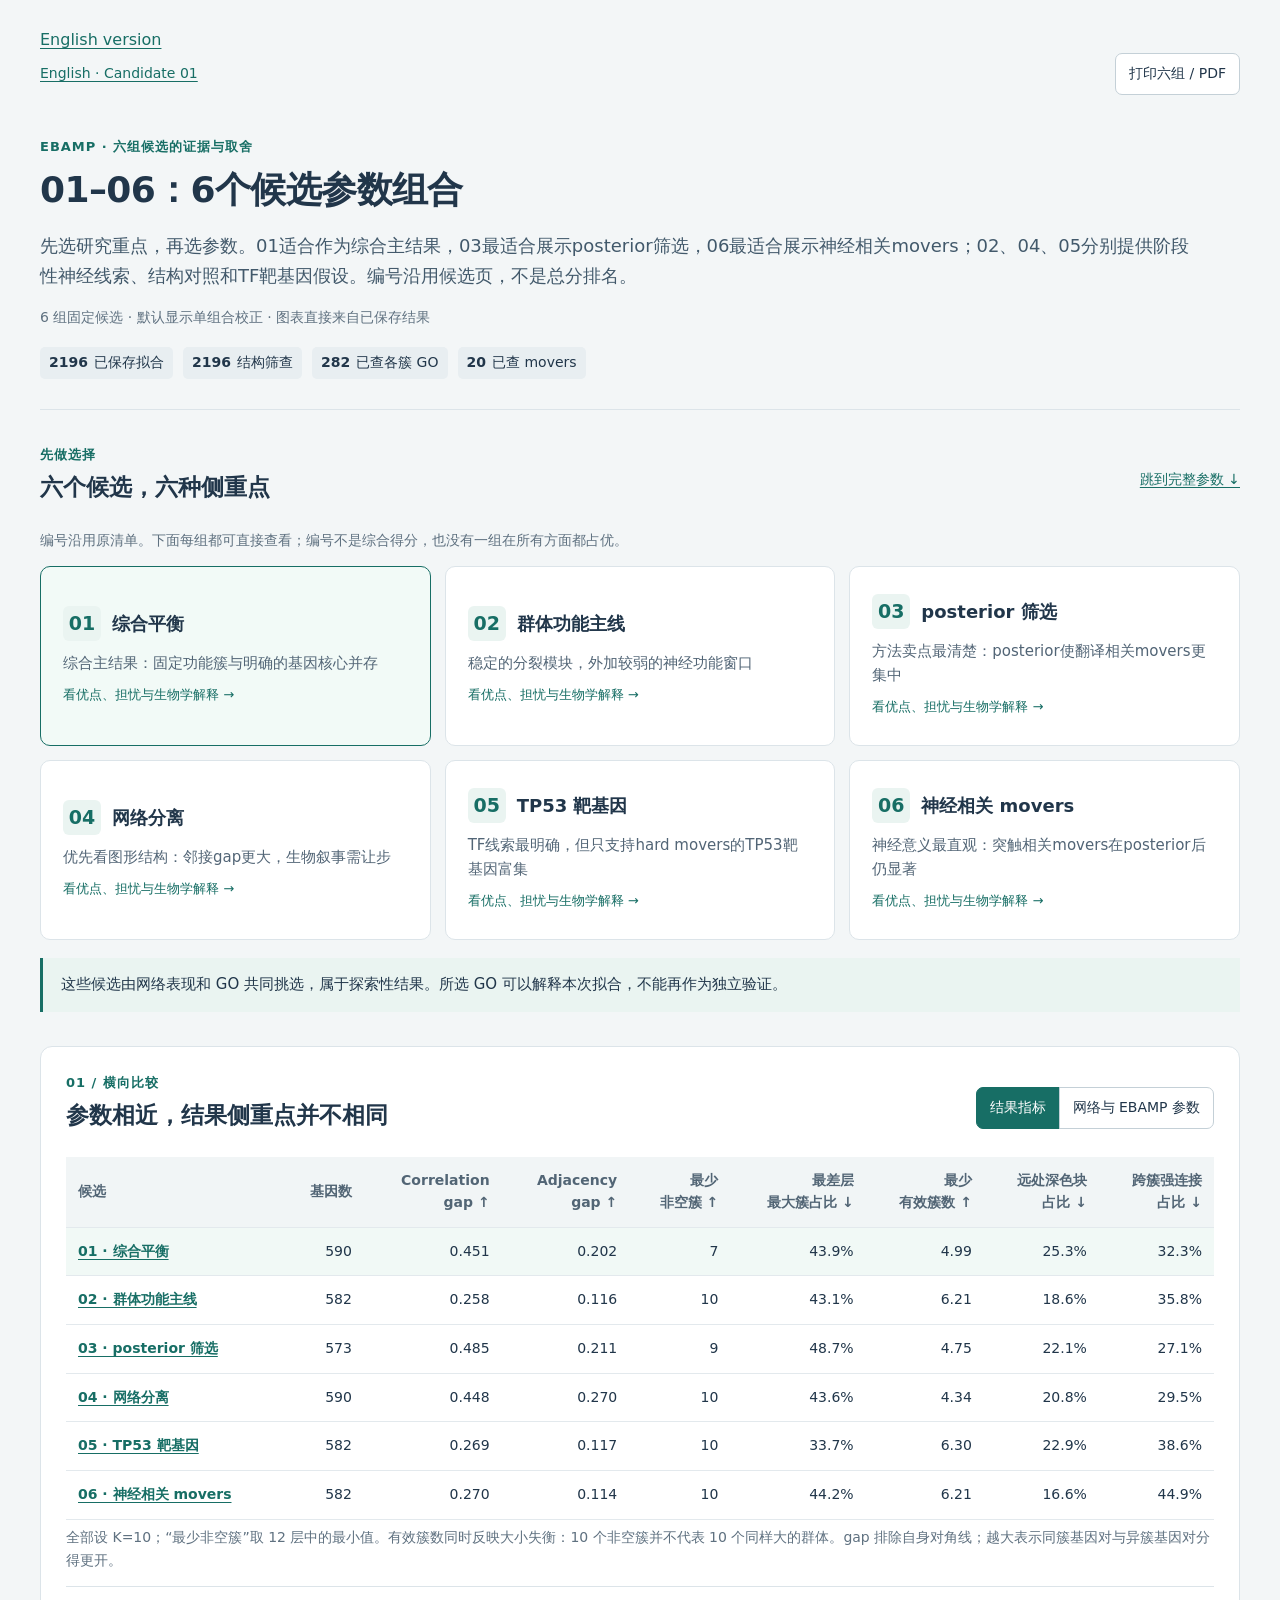
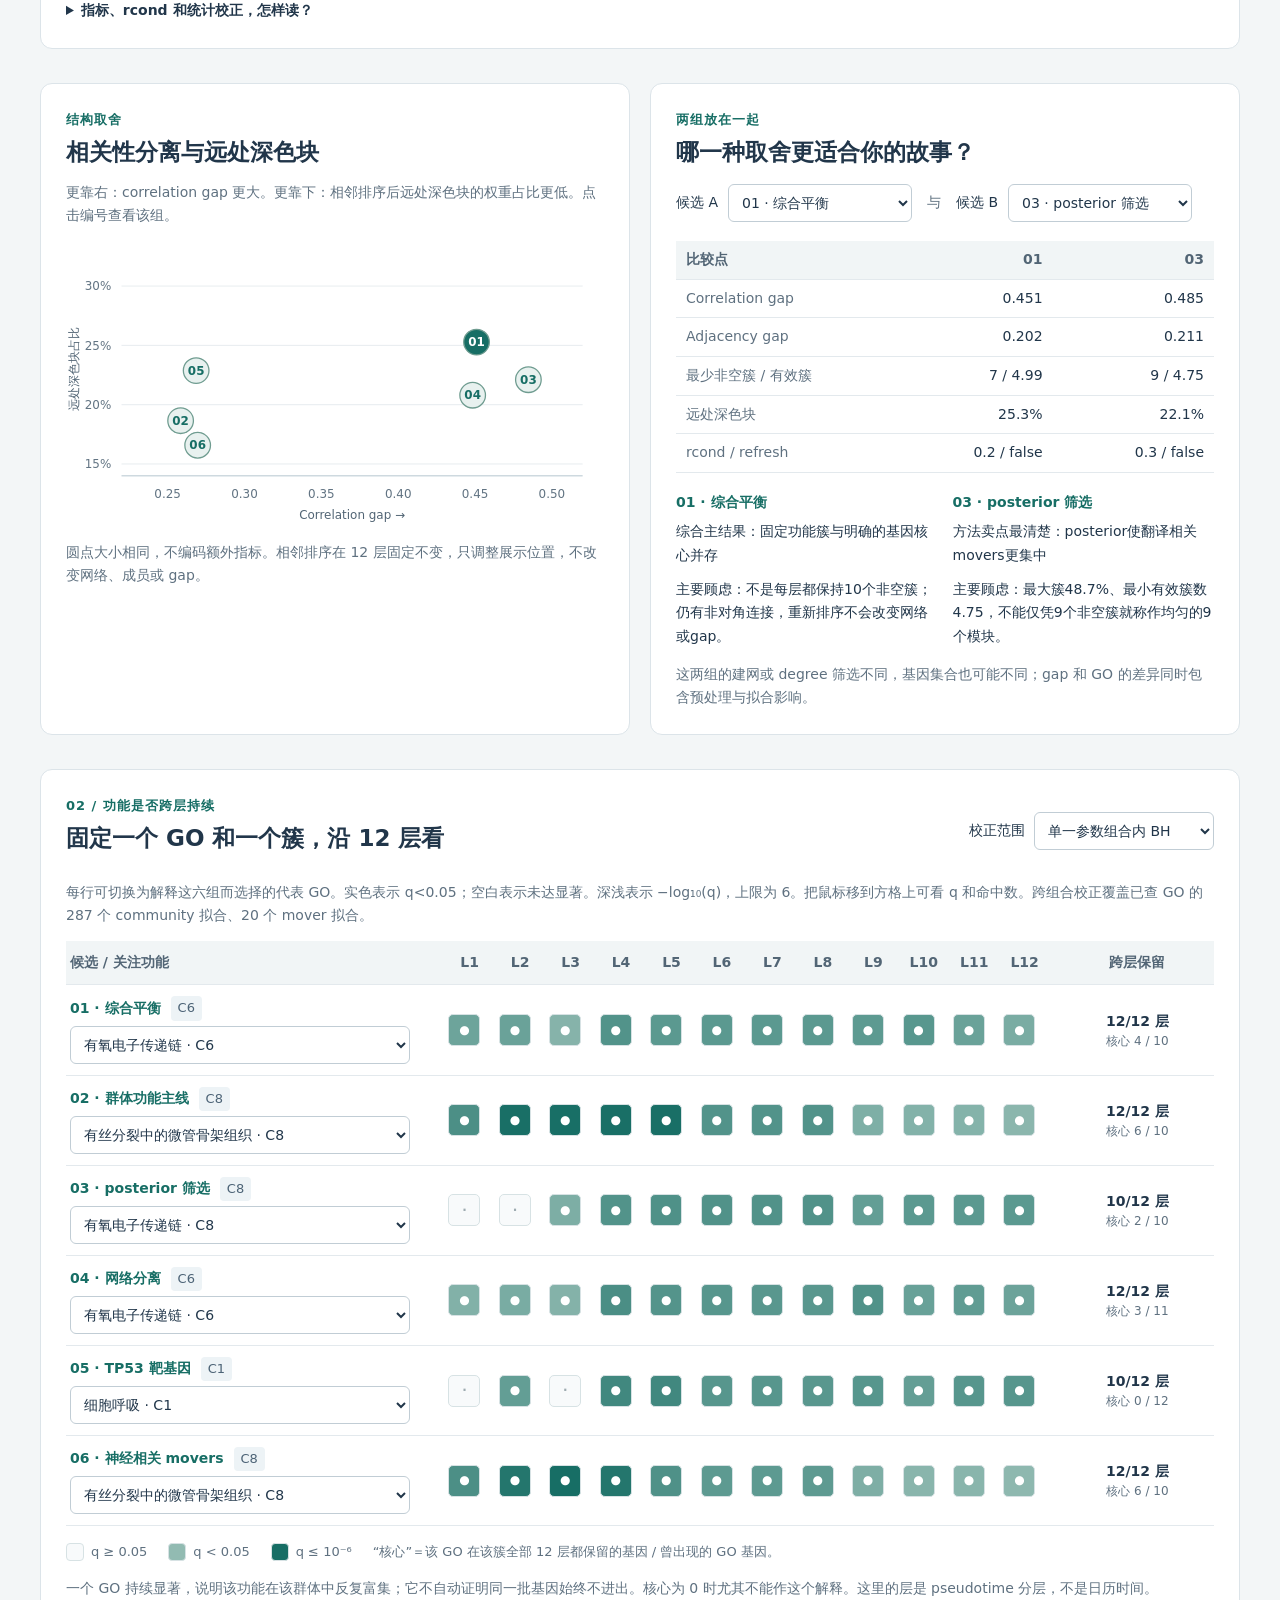
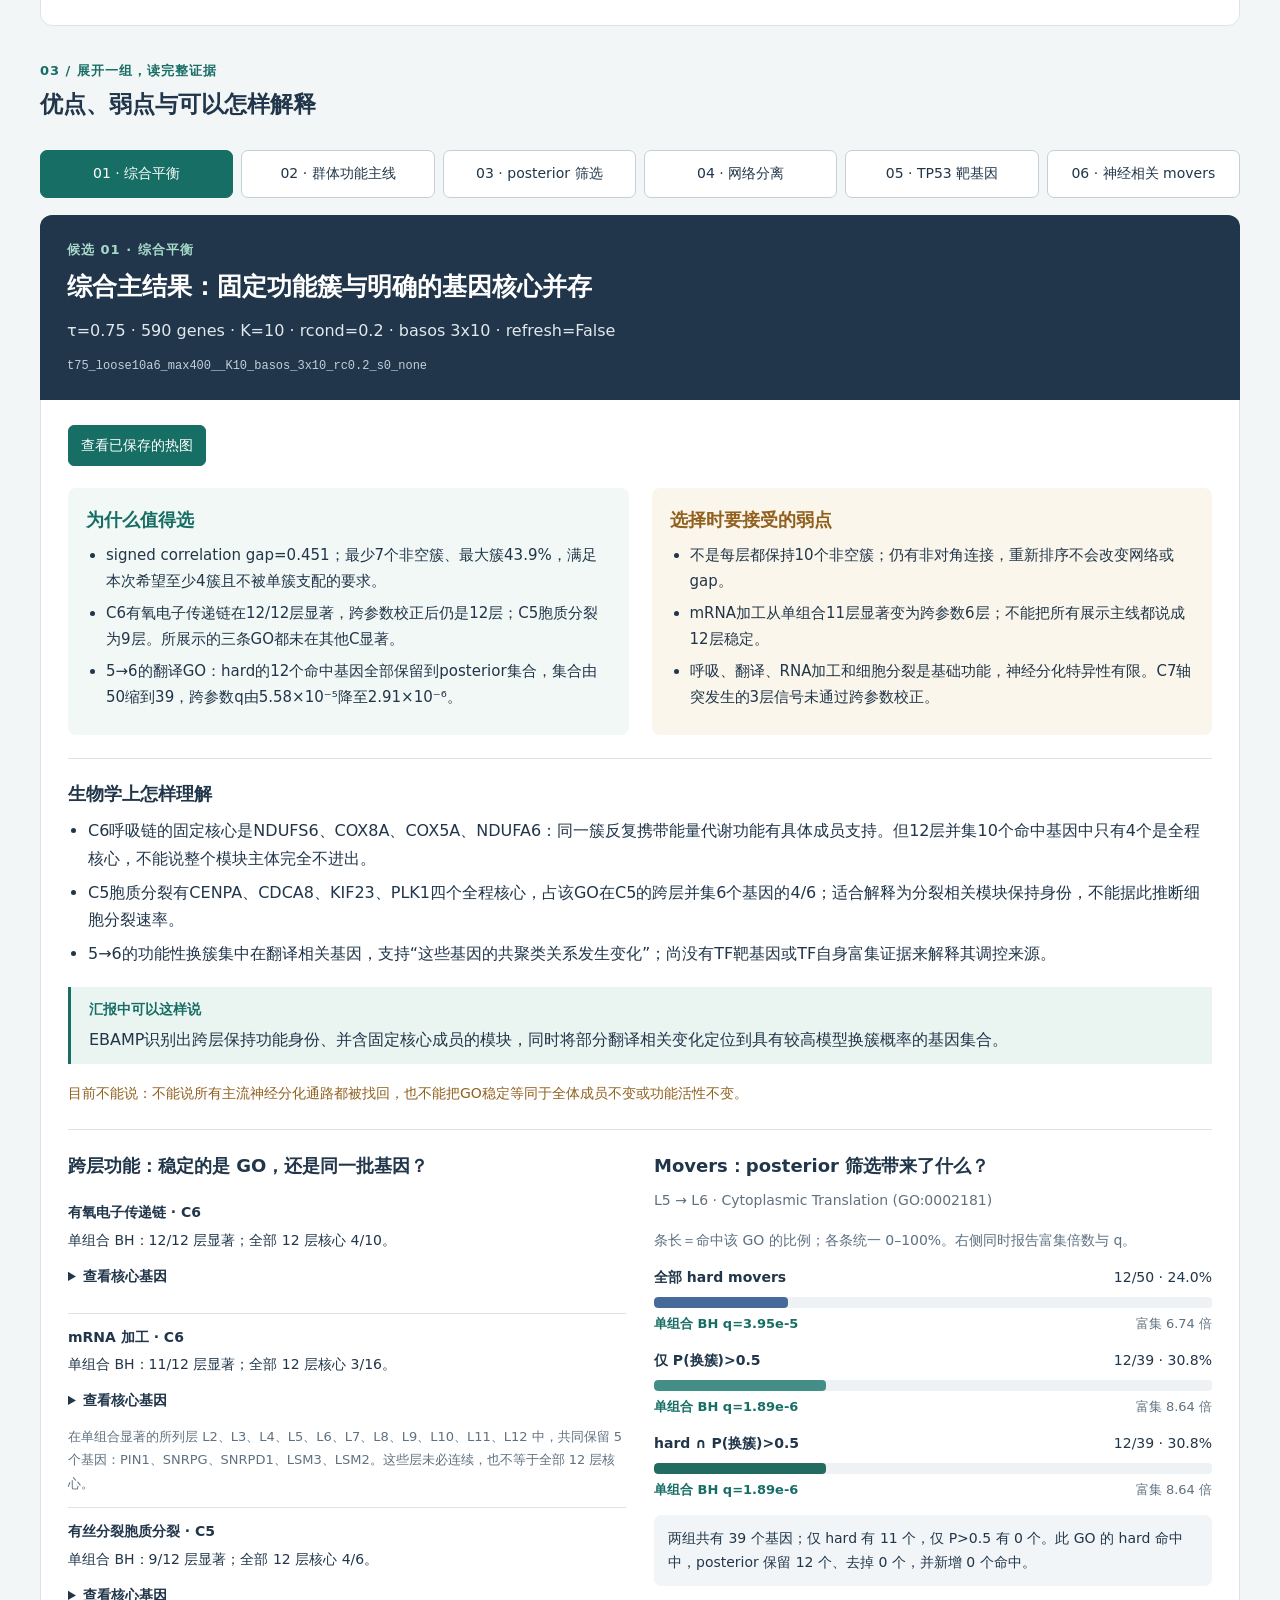
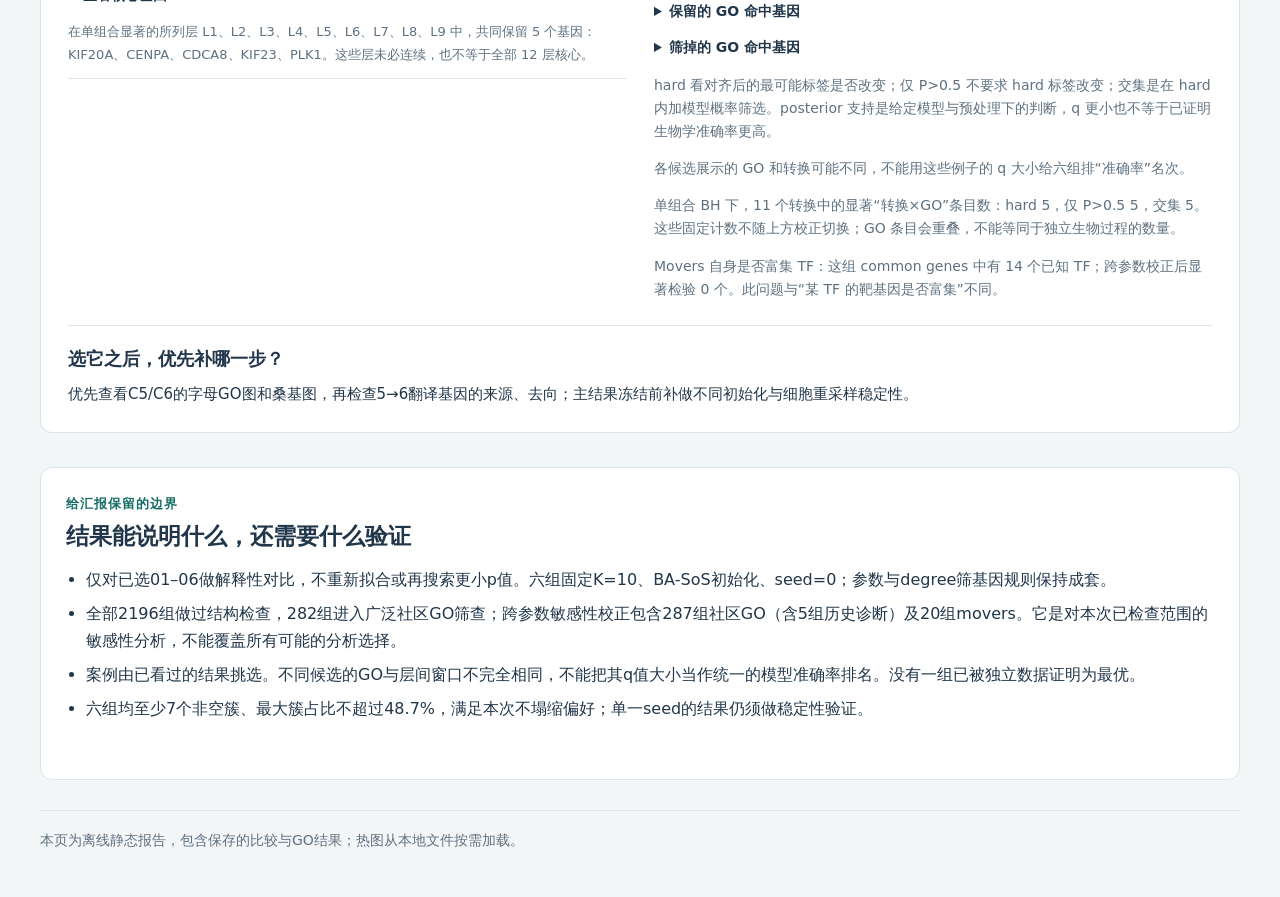
<file: index.html>
<!doctype html>
<html lang="zh-CN">
<head>
<meta charset="utf-8">
<meta name="viewport" content="width=device-width,initial-scale=1">
<title>01–06：EBAMP 候选选择说明</title>
<link rel="stylesheet" href="app/candidate_decision.css">
</head>
<body>
<main>
<p><a href="english.html">English version</a></p><nav class="topnav"><a href="english.html">English · Candidate 01</a><button id="printPage">打印六组 / PDF</button></nav>
<header class="hero">
  <div class="eyebrow">EBAMP · 六组候选的证据与取舍</div>
  <h1 id="pageTitle">选哪一组，取决于想讲清楚什么</h1>
  <p class="lead" id="summary">一起比较网络结构、跨层功能、movers 与 TF 靶基因证据。</p>
  <div id="status" role="status">正在读取核对后的结果…</div>
  <div class="coverage" id="coverage"></div>
</header>

<section aria-labelledby="choiceTitle" class="section">
  <div class="section-heading"><div><div class="eyebrow">先做选择</div><h2 id="choiceTitle">六个候选，六种侧重点</h2></div><a href="#parameters">跳到完整参数 ↓</a></div>
  <p class="subtle">编号沿用原清单。下面每组都可直接查看；编号不是综合得分，也没有一组在所有方面都占优。</p>
  <div id="choiceCards" class="choice-grid"></div>
  <div class="callout" id="selectionScope">这些候选由网络表现和 GO 共同挑选，属于探索性结果。所选 GO 可以解释本次拟合，不能再作为独立验证。</div>
</section>

<section id="parameters" class="section panel" aria-labelledby="parameterTitle">
  <div class="section-heading"><div><div class="eyebrow">01 / 横向比较</div><h2 id="parameterTitle">参数相近，结果侧重点并不相同</h2></div><div class="segmented" role="group" aria-label="比较表视图"><button id="showResults" class="active" aria-pressed="true">结果指标</button><button id="showParameters" aria-pressed="false">网络与 EBAMP 参数</button></div></div>
  <div class="table-scroll"><table id="resultTable"><caption class="sr-only">六个候选的网络与聚类结果</caption><thead><tr><th>候选</th><th>基因数</th><th>Correlation<br>gap ↑</th><th>Adjacency<br>gap ↑</th><th>最少<br>非空簇 ↑</th><th>最差层<br>最大簇占比 ↓</th><th>最少<br>有效簇数 ↑</th><th>远处深色块<br>占比 ↓</th><th>跨簇强连接<br>占比 ↓</th></tr></thead><tbody id="resultRows"></tbody></table><table id="parameterTable" hidden><caption class="sr-only">六个候选的完整主要参数</caption><thead><tr><th>候选</th><th>阈值 τ</th><th>基因数</th><th>degree 筛选</th><th>rcond</th><th>初始化</th><th>迭代安排</th><th>refresh</th><th>seed</th></tr></thead><tbody id="parameterRows"></tbody></table></div>
  <p class="subtle">全部设 K=10；“最少非空簇”取 12 层中的最小值。有效簇数同时反映大小失衡：10 个非空簇并不代表 10 个同样大的群体。gap 排除自身对角线；越大表示同簇基因对与异簇基因对分得更开。</p>
  <details class="definitions"><summary>指标、rcond 和统计校正，怎样读？</summary><dl id="definitions"></dl><p>不同拟合中的 C1、C2 等编号不能直接视作同一个生物群体。比较跨拟合功能时，请同时看 GO 名称、基因和层段。</p></details>
</section>

<section class="section two-column" aria-label="网络比较与两组对照">
  <article class="panel"><div class="eyebrow">结构取舍</div><h2>相关性分离与远处深色块</h2><p class="subtle">更靠右：correlation gap 更大。更靠下：相邻排序后远处深色块的权重占比更低。点击编号查看该组。</p><div id="scatter" class="scatter"></div><p class="chart-note">圆点大小相同，不编码额外指标。相邻排序在 12 层固定不变，只调整展示位置，不改变网络、成员或 gap。</p></article>
  <article class="panel"><div class="eyebrow">两组放在一起</div><h2>哪一种取舍更适合你的故事？</h2><div class="pair-controls"><label>候选 A <select id="compareA" aria-label="第一组候选"></select></label><span>与</span><label>候选 B <select id="compareB" aria-label="第二组候选"></select></label></div><div id="pairComparison"></div></article>
</section>

<section class="section panel" aria-labelledby="timelineTitle">
  <div class="section-heading"><div><div class="eyebrow">02 / 功能是否跨层持续</div><h2 id="timelineTitle">固定一个 GO 和一个簇，沿 12 层看</h2></div><label class="q-control">校正范围 <select id="correction"><option value="pooled">跨已检查 GO 组合 BH</option><option value="within" selected>单一参数组合内 BH</option></select></label></div>
  <p class="subtle">每行可切换为解释这六组而选择的代表 GO。实色表示 q&lt;0.05；空白表示未达显著。深浅表示 −log₁₀(q)，上限为 6。把鼠标移到方格上可看 q 和命中数。跨组合校正覆盖已查 GO 的 287 个 community 拟合、20 个 mover 拟合。</p>
  <div class="table-scroll"><table class="timeline-table"><caption class="sr-only">六个候选固定功能跨层显著性</caption><thead><tr><th>候选 / 关注功能</th><th>L1</th><th>L2</th><th>L3</th><th>L4</th><th>L5</th><th>L6</th><th>L7</th><th>L8</th><th>L9</th><th>L10</th><th>L11</th><th>L12</th><th>跨层保留</th></tr></thead><tbody id="timelineRows"></tbody></table></div>
  <div class="timeline-legend"><span><i class="legend-cell nonsig"></i> q ≥ 0.05</span><span><i class="legend-cell low"></i> q &lt; 0.05</span><span><i class="legend-cell high"></i> q ≤ 10⁻⁶</span><span>“核心”＝该 GO 在该簇全部 12 层都保留的基因 / 曾出现的 GO 基因。</span></div>
  <p class="chart-note">一个 GO 持续显著，说明该功能在该群体中反复富集；它不自动证明同一批基因始终不进出。核心为 0 时尤其不能作这个解释。这里的层是 pseudotime 分层，不是日历时间。</p>
</section>

<section class="section" id="candidateDetail" aria-labelledby="detailTitle">
  <div class="section-heading"><div><div class="eyebrow">03 / 展开一组，读完整证据</div><h2 id="detailTitle">优点、弱点与可以怎样解释</h2></div></div>
  <div id="candidateTabs" class="candidate-tabs" role="group" aria-label="选择候选"></div>
  <div id="detailBody" aria-live="polite"></div>
</section>

<section class="section panel" aria-labelledby="scopeTitle"><div class="eyebrow">给汇报保留的边界</div><h2 id="scopeTitle">结果能说明什么，还需要什么验证</h2><ul id="scopeList" class="text-list"></ul><div id="downloads" class="downloads"></div><p class="subtle" id="updated"></p></section>
<footer>本页为离线静态报告，包含保存的比较与GO结果；热图从本地文件按需加载。</footer>
</main>
<script>window.STATIC_DATA={"schema_version": "candidate-decision-v1", "title": "01–06：6个候选参数组合", "summary": "先选研究重点，再选参数。01适合作为综合主结果，03最适合展示posterior筛选，06最适合展示神经相关movers；02、04、05分别提供阶段性神经线索、结构对照和TF靶基因假设。编号沿用候选页，不是总分排名。", "coverage": {"saved_fits": 2196, "structure_fits": 2196, "community_fits": 282, "mover_fits": 20}, "scope": ["仅对已选01–06做解释性对比，不重新拟合或再搜索更小p值。六组固定K=10、BA-SoS初始化、seed=0；参数与degree筛基因规则保持成套。", "全部2196组做过结构检查，282组进入广泛社区GO筛查；跨参数敏感性校正包含287组社区GO（含5组历史诊断）及20组movers。它是对本次已检查范围的敏感性分析，不能覆盖所有可能的分析选择。", "案例由已看过的结果挑选。不同候选的GO与层间窗口不完全相同，不能把其q值大小当作统一的模型准确率排名。没有一组已被独立数据证明为最优。", "六组均至少7个非空簇、最大簇占比不超过48.7%，满足本次不塌缩偏好；单一seed的结果仍须做稳定性验证。"], "definitions": [{"label": "correlation / adjacency gap", "text": "各层先计算簇内基因对均值减簇间基因对均值，再对12层等权求平均；排除自身对角线。correlation为带符号相关系数，排除层内恒定表达导致相关未定义的基因对；adjacency为0/1边，使用所有不同节点对。越大表示当前分区的簇内外分离越明显；不同gene set、阈值的gap并非独立准确率。"}, {"label": "远处暗块占比", "text": "按12层共用顺序，让连接较强的簇相邻后，非相邻簇对的暗块权重占所评估跨簇暗块权重的比例。权重由边密度平方和簇大小计算；仅统计两端均至少有max(5,向上取整1%N)个基因的簇对，避免极小簇支配指标。越低越贴近你希望的外观，但不是远处边的直接百分比。排序不改变标签、成员、gap或真实连接。"}, {"label": "强非对角占比", "text": "跨簇边密度≥0.15且超过两个簇内密度均值0.05以上的块，其权重占所评估跨簇暗块权重的比例；同样只评估两端均至少有max(5,向上取整1%N)个基因的簇对。越低越少出现“跨簇比簇内还密”的结构；这一指标不随显示排序变化。"}, {"label": "非空簇 / 有效簇 / 最大簇", "text": "最少非空簇数是12层中最小的非空簇数；最小有效簇数是各层exp(簇比例熵)的最小值，反映大小不均后相当于多少个均衡簇；最大簇占比取所有层最差值。非空10簇不等于10簇均匀。"}, {"label": "阈值与degree", "text": "在原始候选基因上按|Pearson相关|达到τ构边，再按该网络的degree删孤立/低degree及高degree基因，删后重算诱导网络至规则稳定。六组均要求至少6/12层有边；上限max看12层最大degree，median看12层中位degree，none表示没有hub上限。"}, {"label": "rcond", "text": "在均值更新的伪逆中，奇异值≤rcond×最大奇异值的方向被截掉。0.95比0.75更严格；这不是95%置信度，也不是保证保留K个方向。K=10和截断维数是不同设置，强截断可能稳定数值也可能丢掉信号，需完整报告。"}, {"label": "3×10 / 3×20 / refresh", "text": "3×10指3轮外层参数更新，每轮10次AMP；3×20每轮20次。refresh=True指更新参数后重算发射似然的实验选项，不是网页刷新。只有05启用。"}, {"label": "三种movers", "text": "hard：对齐后相邻层最可能簇标签改变；posterior：模型P(换簇)>0.5；交集：同时满足两者。posterior不一定是hard子集。概率是当前模型条件下的估计，不是正确率保证；≤0.5也不能称为随机变化。"}, {"label": "显著性与颜色", "text": "q<0.05为BH校正后显著。单组合校正包含该拟合的全部对应检验；跨参数校正合并本次已检查组合。GO图颜色深浅表示−log10(q)，不表示生物过程活性强弱或表达量。"}, {"label": "core / union", "text": "对一个GO和固定C，core是12层始终在该C的GO命中基因交集；union是12层曾在该C的命中基因并集。core/union衡量该GO成员的全程保留，分母不是整个簇。功能持续显著仍可能core=0；窗口核心须另外标明窗口。"}, {"label": "TF自身 vs TF靶基因", "text": "TF自身富集检验movers中已知HumanTFs成员是否偏多；未列入参考库的基因不等于已证实不是TF。靶富集检验movers是否重叠某TF的TRRUST已知靶集合，以有靶注释的common genes为背景。两种检验都不能直接证明TF的因果调控。"}, {"label": "如何理解分化", "text": "层是伪时间分箱。富集描述基因集合的功能注释，不直接测量该功能被激活；簇归属变化描述共聚类关系，不自动等于物理协作改变。稳定、阶段性和movers三个层面的证据应分开表述。"}], "choices": [{"goal": "先定一个综合主结果", "prefer": [1], "reason": "gap、固定功能身份、成员核心与posterior例子兼顾；允许部分层少于10个非空簇。"}, {"goal": "突出EBAMP的概率信息", "prefer": [3, 1], "reason": "03保留同一17个翻译命中并缩小集合；01有相同方向的12个命中例子。"}, {"goal": "突出神经相关生物解释", "prefer": [6, 2], "reason": "06神经movers三种定义均通过跨参数校正；02社区神经窗口更直观但跨参数证据弱。"}, {"goal": "优先结构分离与热图", "prefer": [4, 3], "reason": "04邻接gap最高，03相关gap最高；需同时看远处暗块和强跨簇块，不能只挑一项。"}, {"goal": "提出可验证的TF假设", "prefer": [5], "reason": "仅作为hard movers的TP53靶富集线索；posterior未加强它，也未证明TP53因果作用。"}], "downloads": [], "candidates": [{"id": "t75_loose10a6_max400__K10_basos_3x10_rc0.2_s0_none", "rank": 1, "label": "先看这一组：兼顾 gap 与固定功能簇", "role": "综合首选", "recommendation": "优先看这组：signed correlation gap 较高，呼吸链、mRNA 加工与胞质分裂留在固定 C 内；5→6 的 posterior movers 更集中于翻译功能。", "parameters": {"tau": 0.75, "n": 590, "rcond": 0.2, "init": "basos", "schedule": "3x10", "seed": 0, "graph": "t75_loose10a6_max400", "refresh": false, "calibration": "none", "degree_rule": "至少6/12层有边，跨12层 degree 中位数≥10；且各层 degree 最大值≤400。删基因后重算诱导网络，迭代至稳定。"}, "metrics": {"correlation_gap": 0.45096895464533066, "adjacency_gap": 0.20227890875503643, "nonempty_min": 7, "maxfrac_worst": 0.43898305084745765, "effective_min": 4.98845250601458, "remote_fraction_label": 0.8919870376546943, "remote_fraction_neighbor": 0.2527750869225131, "offdiag_excess_fraction": 0.3227184723649836}, "go": {"summary": "有9个展示功能族各含至少1条 GO，在固定 C 至少8/12层显著且该 GO 未在其他 C 显著；不代表整族所有 GO 都不跳簇，相关条目仍有冗余。", "stable_terms": [{"name": "有氧电子传递链", "go_id": "GO:0019646", "cluster": 6, "layers": [1, 2, 3, 4, 5, 6, 7, 8, 9, 10, 11, 12], "pooled_layers": [1, 2, 3, 4, 5, 6, 7, 8, 9, 10, 11, 12], "core_fraction": 0.4, "core_genes": 4, "union_genes": 10, "other_cluster_significant_cells": 0}, {"name": "mRNA 加工", "go_id": "GO:0006397", "cluster": 6, "layers": [2, 3, 4, 5, 6, 7, 8, 9, 10, 11, 12], "pooled_layers": [2, 3, 4, 10, 11, 12], "core_fraction": 0.1875, "core_genes": 3, "union_genes": 16, "other_cluster_significant_cells": 0}, {"name": "有丝分裂胞质分裂", "go_id": "GO:0000281", "cluster": 5, "layers": [1, 2, 3, 4, 5, 6, 7, 8, 9], "pooled_layers": [1, 2, 3, 4, 5, 6, 7, 8, 9], "core_fraction": 0.6666666666666666, "core_genes": 4, "union_genes": 6, "other_cluster_significant_cells": 0}], "switching_note": "列出的3条主线均未在其他 C 显著。C7 轴突发生的3层单组合信号未通过跨参数校正，只可作待验证的阶段性线索，不能当成可靠的中间过程发现。"}, "movers": {"summary": "5→6「细胞质翻译」：hard 12/50，q=3.95e-05，跨20组 q=5.58e-05；P>0.5 12/39，q=1.89e-06，跨20组 q=2.91e-06；hard∩P>0.5 12/39，q=1.89e-06，跨20组 q=2.91e-06。这些是集合注释的富集结果，不等于换簇判断的生物学准确率。", "hard_sig": 5, "posterior_sig": 5, "intersection_sig": 5, "tf_summary": "TF 自身富集与 TRRUST 靶基因富集均没有通过跨参数敏感性校正的证据。", "example": [{"mode": "hard", "step": 5, "go_id": "GO:0002181", "hits": 12, "n": 50, "q": 3.949521169569292e-05, "q_pooled": 5.5782005047634256e-05}, {"mode": "posterior", "step": 5, "go_id": "GO:0002181", "hits": 12, "n": 39, "q": 1.891352616395344e-06, "q_pooled": 2.9067587689773593e-06}, {"mode": "intersection", "step": 5, "go_id": "GO:0002181", "hits": 12, "n": 39, "q": 1.891352616395344e-06, "q_pooled": 2.9067587689773593e-06}]}, "tradeoffs": ["有些层只剩7个非空簇，最大簇43.9%；符合本次不塌缩要求，但不强求每层10簇。", "部分非对角块仍存在；相邻排序只改变显示，不会提高 gap 或消除跨簇连接。", "翻译、RNA 加工和呼吸属于基础细胞功能；它们支持功能组织，单独不能证明神经分化机制。"], "heatmap": {"sort_mode": "neighbor", "sort_metric": "adjacency", "sort_scope": "global"}, "source_paths": [], "editorial": {"headline": "综合主结果：固定功能簇与明确的基因核心并存", "why_choose": ["signed correlation gap=0.451；最少7个非空簇、最大簇43.9%，满足本次希望至少4簇且不被单簇支配的要求。", "C6有氧电子传递链在12/12层显著，跨参数校正后仍是12层；C5胞质分裂为9层。所展示的三条GO都未在其他C显著。", "5→6的翻译GO：hard的12个命中基因全部保留到posterior集合，集合由50缩到39，跨参数q由5.58×10⁻⁵降至2.91×10⁻⁶。"], "concerns": ["不是每层都保持10个非空簇；仍有非对角连接，重新排序不会改变网络或gap。", "mRNA加工从单组合11层显著变为跨参数6层；不能把所有展示主线都说成12层稳定。", "呼吸、翻译、RNA加工和细胞分裂是基础功能，神经分化特异性有限。C7轴突发生的3层信号未通过跨参数校正。"], "biological_reading": ["C6呼吸链的固定核心是NDUFS6、COX8A、COX5A、NDUFA6：同一簇反复携带能量代谢功能有具体成员支持。但12层并集10个命中基因中只有4个是全程核心，不能说整个模块主体完全不进出。", "C5胞质分裂有CENPA、CDCA8、KIF23、PLK1四个全程核心，占该GO在C5的跨层并集6个基因的4/6；适合解释为分裂相关模块保持身份，不能据此推断细胞分裂速率。", "5→6的功能性换簇集中在翻译相关基因，支持“这些基因的共聚类关系发生变化”；尚没有TF靶基因或TF自身富集证据来解释其调控来源。"], "defensible_claim": "EBAMP识别出跨层保持功能身份、并含固定核心成员的模块，同时将部分翻译相关变化定位到具有较高模型换簇概率的基因集合。", "do_not_claim": "不能说所有主流神经分化通路都被找回，也不能把GO稳定等同于全体成员不变或功能活性不变。", "next_check": "优先查看C5/C6的字母GO图和桑基图，再检查5→6翻译基因的来源、去向；主结果冻结前补做不同初始化与细胞重采样稳定性。", "paired_comparison": "与04使用同一590基因、同一网络及3×10更新，仅rcond从0.20变到0.30；这是观察rcond敏感性的直接对照。"}, "evidence": {"id": "t75_loose10a6_max400__K10_basos_3x10_rc0.2_s0_none", "rank": 1, "parameters": {"tau": 0.75, "n": 590, "K": 10, "init": "basos", "schedule": "3x10", "rcond": 0.2, "seed": 0, "refresh": false, "calibration": "none", "graph": "t75_loose10a6_max400", "mode": "loose", "degree_lower": 10, "min_active_layers": 6, "upper_mode": "max", "upper_bound": 400}, "metrics": {"correlation_gap": 0.45096895464533066, "adjacency_gap": 0.20227890875503643, "nonempty_min": 7, "maxfrac_worst": 0.43898305084745765, "effective_min": 4.98845250601458, "remote_fraction_label": 0.8919870376546943, "remote_fraction_neighbor": 0.2527750869225131, "offdiag_excess_fraction": 0.3227184723649836}, "cluster_sizes_by_layer": [[6, 22, 44, 21, 22, 18, 170, 17, 11, 259], [7, 28, 42, 22, 26, 17, 170, 12, 11, 255], [16, 26, 53, 26, 23, 30, 170, 7, 15, 224], [66, 45, 38, 9, 41, 75, 184, 6, 13, 113], [41, 22, 64, 4, 72, 86, 184, 8, 17, 92], [41, 13, 66, 7, 95, 86, 194, 9, 16, 63], [43, 6, 56, 9, 107, 86, 191, 10, 26, 56], [43, 8, 59, 5, 115, 86, 198, 6, 22, 48], [59, 14, 40, 6, 121, 88, 206, 20, 8, 28], [46, 6, 8, 62, 170, 116, 138, 16, 5, 23], [46, 0, 1, 66, 181, 142, 105, 13, 5, 31], [35, 0, 0, 70, 135, 168, 152, 14, 0, 16]], "common_gene_n": 590, "known_tf_n": 14, "community_terms": [{"go_id": "GO:0019646", "name": "有氧电子传递链", "term": "Aerobic Electron Transport Chain (GO:0019646)", "cluster": 6, "background_term_n": 11, "q_within_fit": [0.001954117606599218, 0.0015399156610799952, 0.016948029541353733, 0.00017754795281945573, 0.0003926616366347935, 0.0003926616366347935, 0.0003926616366347935, 0.0003926616366347935, 0.00046161476251518305, 0.0003018410364201844, 0.0015399156610799952, 0.006086817260484664], "q_pooled": [0.004632847823550457, 0.0036515148130057177, 0.0344534271882505, 0.0003982780962584331, 0.0010444613792318846, 0.0010444613792318846, 0.0010444613792318846, 0.0010444613792318846, 0.00123363888856342, 0.0007465403555452705, 0.00367614080247644, 0.012831476548705149], "p": [6.039511833582748e-06, 4.400031905462975e-06, 9.040501106079257e-05, 2.4794929308577836e-07, 8.737267302008548e-07, 8.737267302008548e-07, 8.737267302008548e-07, 8.737267302008548e-07, 1.0779465608184219e-06, 5.73553251439453e-07, 4.442064406961525e-06, 2.3828886253271003e-05], "hits": [5, 5, 5, 9, 9, 9, 9, 9, 9, 10, 10, 10], "cluster_sizes": [18, 17, 30, 75, 86, 86, 86, 86, 88, 116, 142, 168], "core_n": 4, "union_n": 10, "core_symbols": ["NDUFS6", "COX8A", "COX5A", "NDUFA6"], "union_symbols": ["NDUFB2", "COX7A2", "COX7C", "UQCR11", "NDUFS6", "NDUFS5", "CYCS", "COX8A", "COX5A", "NDUFA6"], "core_ensembl": ["ENSG00000145494", "ENSG00000176340", "ENSG00000178741", "ENSG00000184983"], "window_core_symbols": ["NDUFS6", "COX8A", "COX5A", "NDUFA6"], "window_layers": [1, 2, 3, 4, 5, 6, 7, 8, 9, 10, 11, 12], "other_cluster_significant_cells": 0, "hit_symbols_by_layer": [["NDUFB2", "NDUFS6", "COX8A", "COX5A", "NDUFA6"], ["NDUFB2", "NDUFS6", "COX8A", "COX5A", "NDUFA6"], ["NDUFS6", "NDUFS5", "COX8A", "COX5A", "NDUFA6"], ["NDUFB2", "COX7A2", "UQCR11", "NDUFS6", "NDUFS5", "CYCS", "COX8A", "COX5A", "NDUFA6"], ["NDUFB2", "COX7A2", "UQCR11", "NDUFS6", "NDUFS5", "CYCS", "COX8A", "COX5A", "NDUFA6"], ["NDUFB2", "COX7A2", "UQCR11", "NDUFS6", "NDUFS5", "CYCS", "COX8A", "COX5A", "NDUFA6"], ["NDUFB2", "COX7A2", "UQCR11", "NDUFS6", "NDUFS5", "CYCS", "COX8A", "COX5A", "NDUFA6"], ["NDUFB2", "COX7A2", "UQCR11", "NDUFS6", "NDUFS5", "CYCS", "COX8A", "COX5A", "NDUFA6"], ["NDUFB2", "COX7A2", "UQCR11", "NDUFS6", "NDUFS5", "CYCS", "COX8A", "COX5A", "NDUFA6"], ["NDUFB2", "COX7A2", "COX7C", "UQCR11", "NDUFS6", "NDUFS5", "CYCS", "COX8A", "COX5A", "NDUFA6"], ["NDUFB2", "COX7A2", "COX7C", "UQCR11", "NDUFS6", "NDUFS5", "CYCS", "COX8A", "COX5A", "NDUFA6"], ["NDUFB2", "COX7A2", "COX7C", "UQCR11", "NDUFS6", "NDUFS5", "CYCS", "COX8A", "COX5A", "NDUFA6"]]}, {"go_id": "GO:0006397", "name": "mRNA 加工", "term": "mRNA Processing (GO:0006397)", "cluster": 6, "background_term_n": 21, "q_within_fit": [0.21318818254844582, 0.002740379152380277, 0.007229981477261134, 0.013179571945443653, 0.036648913006446085, 0.036648913006446085, 0.036648913006446085, 0.036648913006446085, 0.042518459308029374, 0.000842390821795727, 0.00024391022841832369, 0.0017974341028428864], "q_pooled": [0.3458825593688243, 0.006362820194636386, 0.0153343385350544, 0.028068550128266635, 0.06840762695145337, 0.06840762695145337, 0.06840762695145337, 0.06840762695145337, 0.07865611364580687, 0.0021434409406264014, 0.0005798976070423214, 0.004213234712998898], "p": [0.002635568190846171, 9.193683895952288e-06, 3.029044437588799e-05, 6.849273881904096e-05, 0.00023660699331084698, 0.00023660699331084698, 0.00023660699331084698, 0.00023660699331084698, 0.00029007556945496234, 2.1792619703048797e-06, 4.1321787781492565e-07, 5.317283962900768e-06], "hits": [4, 6, 7, 10, 10, 10, 10, 10, 10, 14, 16, 16], "cluster_sizes": [18, 17, 30, 75, 86, 86, 86, 86, 88, 116, 142, 168], "core_n": 3, "union_n": 16, "core_symbols": ["SNRPG", "LSM3", "LSM2"], "union_symbols": ["HNRNPC", "SNRPD3", "LSM5", "SRSF3", "SNRPB", "RALY", "PIN1", "LSM4", "HNRNPA1", "SNRPG", "SNRPD1", "HNRNPF", "LSM3", "SNRPE", "LSM2", "RBM8A"], "core_ensembl": ["ENSG00000143977", "ENSG00000170860", "ENSG00000204392"], "window_core_symbols": ["PIN1", "SNRPG", "SNRPD1", "LSM3", "LSM2"], "window_layers": [2, 3, 4, 5, 6, 7, 8, 9, 10, 11, 12], "other_cluster_significant_cells": 0, "hit_symbols_by_layer": [["SNRPG", "LSM3", "SNRPE", "LSM2"], ["PIN1", "SNRPG", "SNRPD1", "LSM3", "SNRPE", "LSM2"], ["PIN1", "LSM4", "SNRPG", "SNRPD1", "LSM3", "LSM2", "RBM8A"], ["LSM5", "SNRPB", "PIN1", "LSM4", "SNRPG", "SNRPD1", "LSM3", "SNRPE", "LSM2", "RBM8A"], ["LSM5", "SNRPB", "PIN1", "LSM4", "SNRPG", "SNRPD1", "LSM3", "SNRPE", "LSM2", "RBM8A"], ["LSM5", "SNRPB", "PIN1", "LSM4", "SNRPG", "SNRPD1", "LSM3", "SNRPE", "LSM2", "RBM8A"], ["LSM5", "SNRPB", "PIN1", "LSM4", "SNRPG", "SNRPD1", "LSM3", "SNRPE", "LSM2", "RBM8A"], ["LSM5", "SNRPB", "PIN1", "LSM4", "SNRPG", "SNRPD1", "LSM3", "SNRPE", "LSM2", "RBM8A"], ["LSM5", "SNRPB", "PIN1", "LSM4", "SNRPG", "SNRPD1", "LSM3", "SNRPE", "LSM2", "RBM8A"], ["LSM5", "SRSF3", "SNRPB", "RALY", "PIN1", "LSM4", "HNRNPA1", "SNRPG", "SNRPD1", "HNRNPF", "LSM3", "SNRPE", "LSM2", "RBM8A"], ["HNRNPC", "SNRPD3", "LSM5", "SRSF3", "SNRPB", "RALY", "PIN1", "LSM4", "HNRNPA1", "SNRPG", "SNRPD1", "HNRNPF", "LSM3", "SNRPE", "LSM2", "RBM8A"], ["HNRNPC", "SNRPD3", "LSM5", "SRSF3", "SNRPB", "RALY", "PIN1", "LSM4", "HNRNPA1", "SNRPG", "SNRPD1", "HNRNPF", "LSM3", "SNRPE", "LSM2", "RBM8A"]]}, {"go_id": "GO:0000281", "name": "有丝分裂胞质分裂", "term": "Mitotic Cytokinesis (GO:0000281)", "cluster": 5, "background_term_n": 6, "q_within_fit": [0.00017964911949647173, 0.00033200161326988215, 5.147318810682361e-06, 7.476267959551234e-05, 0.0010042021428195212, 0.004154632056525622, 0.007471784941718634, 0.011093268014156159, 0.0130648170259182, 0.06897963752799041, 1.0, 0.8951626413599328], "q_pooled": [0.0004155938735818382, 0.0008285097914555175, 9.12425009817686e-06, 0.00017198331631375629, 0.0025428491482398195, 0.009253585886213611, 0.015811321475978378, 0.021938350332651575, 0.027723119469013513, 0.12092716796470977, 1.0, 1.0], "p": [2.632221531083835e-07, 6.536661799727533e-07, 1.7676232179541077e-09, 7.873359114912014e-08, 2.735807119860875e-06, 1.5218432441485796e-05, 3.164560929986143e-05, 4.926955116177415e-05, 6.729816462526545e-05, 0.0005369294129925993, 0.07494421544817347, 0.026826188130497985], "hits": [5, 5, 6, 6, 6, 6, 6, 6, 6, 6, 4, 4], "cluster_sizes": [22, 26, 23, 41, 72, 95, 107, 115, 121, 170, 181, 135], "core_n": 4, "union_n": 6, "core_symbols": ["CENPA", "CDCA8", "KIF23", "PLK1"], "union_symbols": ["KIF20A", "CENPA", "CDCA8", "KIF23", "CEP55", "PLK1"], "core_ensembl": ["ENSG00000115163", "ENSG00000134690", "ENSG00000137807", "ENSG00000166851"], "window_core_symbols": ["KIF20A", "CENPA", "CDCA8", "KIF23", "PLK1"], "window_layers": [1, 2, 3, 4, 5, 6, 7, 8, 9], "other_cluster_significant_cells": 0, "hit_symbols_by_layer": [["KIF20A", "CENPA", "CDCA8", "KIF23", "PLK1"], ["KIF20A", "CENPA", "CDCA8", "KIF23", "PLK1"], ["KIF20A", "CENPA", "CDCA8", "KIF23", "CEP55", "PLK1"], ["KIF20A", "CENPA", "CDCA8", "KIF23", "CEP55", "PLK1"], ["KIF20A", "CENPA", "CDCA8", "KIF23", "CEP55", "PLK1"], ["KIF20A", "CENPA", "CDCA8", "KIF23", "CEP55", "PLK1"], ["KIF20A", "CENPA", "CDCA8", "KIF23", "CEP55", "PLK1"], ["KIF20A", "CENPA", "CDCA8", "KIF23", "CEP55", "PLK1"], ["KIF20A", "CENPA", "CDCA8", "KIF23", "CEP55", "PLK1"], ["KIF20A", "CENPA", "CDCA8", "KIF23", "CEP55", "PLK1"], ["CENPA", "CDCA8", "KIF23", "PLK1"], ["CENPA", "CDCA8", "KIF23", "PLK1"]]}], "mover_example": {"step": 5, "go_id": "GO:0002181", "name": "Cytoplasmic Translation (GO:0002181)", "background_term_n": 21, "modes": [{"mode": "hard", "n": 50, "hits": 12, "background_n": 590, "background_term_n": 21, "hit_fraction": 0.24, "fold": 6.742857142857143, "p": 6.103014589387046e-09, "q_within_fit": 3.949521169569292e-05, "q_pooled": 5.5782005047634256e-05, "hit_symbols": ["RPL3", "RPL24", "RPS15A", "RPLP1", "RPS2", "RPS11", "RPS8", "RPL7A", "RPL26", "RPS14", "RPS4X", "RPL41"], "hit_ensembl": ["ENSG00000100316", "ENSG00000114391", "ENSG00000134419", "ENSG00000137818", "ENSG00000140988", "ENSG00000142534", "ENSG00000142937", "ENSG00000148303", "ENSG00000161970", "ENSG00000164587", "ENSG00000198034", "ENSG00000229117"], "query_ensembl": ["ENSG00000005810", "ENSG00000028203", "ENSG00000033627", "ENSG00000034510", "ENSG00000065413", "ENSG00000080298", "ENSG00000080493", "ENSG00000091129", "ENSG00000091490", "ENSG00000100106", "ENSG00000100316", "ENSG00000108582", "ENSG00000114391", "ENSG00000114423", "ENSG00000117600", "ENSG00000119125", "ENSG00000125691", "ENSG00000131095", "ENSG00000133112", "ENSG00000134419", "ENSG00000136237", "ENSG00000136261", "ENSG00000137818", "ENSG00000140988", "ENSG00000142534", "ENSG00000142937", "ENSG00000142949", "ENSG00000143621", "ENSG00000144406", "ENSG00000144724", "ENSG00000145241", "ENSG00000147481", "ENSG00000148303", "ENSG00000151490", "ENSG00000151500", "ENSG00000151572", "ENSG00000152767", "ENSG00000154529", "ENSG00000155657", "ENSG00000161970", "ENSG00000163041", "ENSG00000163618", "ENSG00000164073", "ENSG00000164587", "ENSG00000164733", "ENSG00000166337", "ENSG00000175130", "ENSG00000198034", "ENSG00000229117", "ENSG00000267519"], "known_tf_n": 2, "known_tf_symbols": ["RFX3", "THYN1"]}, {"mode": "posterior", "n": 39, "hits": 12, "background_n": 590, "background_term_n": 21, "hit_fraction": 0.3076923076923077, "fold": 8.644688644688644, "p": 2.3243395932740146e-10, "q_within_fit": 1.8913526163953442e-06, "q_pooled": 2.9067587689773593e-06, "hit_symbols": ["RPL3", "RPL24", "RPS15A", "RPLP1", "RPS2", "RPS11", "RPS8", "RPL7A", "RPL26", "RPS14", "RPS4X", "RPL41"], "hit_ensembl": ["ENSG00000100316", "ENSG00000114391", "ENSG00000134419", "ENSG00000137818", "ENSG00000140988", "ENSG00000142534", "ENSG00000142937", "ENSG00000148303", "ENSG00000161970", "ENSG00000164587", "ENSG00000198034", "ENSG00000229117"], "query_ensembl": ["ENSG00000034510", "ENSG00000065413", "ENSG00000091129", "ENSG00000091490", "ENSG00000100106", "ENSG00000100316", "ENSG00000108582", "ENSG00000114391", "ENSG00000114423", "ENSG00000117600", "ENSG00000125691", "ENSG00000131095", "ENSG00000133112", "ENSG00000134419", "ENSG00000137818", "ENSG00000140988", "ENSG00000142534", "ENSG00000142937", "ENSG00000142949", "ENSG00000144406", "ENSG00000144724", "ENSG00000145241", "ENSG00000147481", "ENSG00000148303", "ENSG00000151490", "ENSG00000151500", "ENSG00000152767", "ENSG00000154529", "ENSG00000155657", "ENSG00000161970", "ENSG00000163041", "ENSG00000163618", "ENSG00000164587", "ENSG00000164733", "ENSG00000166337", "ENSG00000175130", "ENSG00000198034", "ENSG00000229117", "ENSG00000267519"], "known_tf_n": 1, "known_tf_symbols": ["THYN1"]}, {"mode": "intersection", "n": 39, "hits": 12, "background_n": 590, "background_term_n": 21, "hit_fraction": 0.3076923076923077, "fold": 8.644688644688644, "p": 2.3243395932740146e-10, "q_within_fit": 1.8913526163953442e-06, "q_pooled": 2.9067587689773593e-06, "hit_symbols": ["RPL3", "RPL24", "RPS15A", "RPLP1", "RPS2", "RPS11", "RPS8", "RPL7A", "RPL26", "RPS14", "RPS4X", "RPL41"], "hit_ensembl": ["ENSG00000100316", "ENSG00000114391", "ENSG00000134419", "ENSG00000137818", "ENSG00000140988", "ENSG00000142534", "ENSG00000142937", "ENSG00000148303", "ENSG00000161970", "ENSG00000164587", "ENSG00000198034", "ENSG00000229117"], "query_ensembl": ["ENSG00000034510", "ENSG00000065413", "ENSG00000091129", "ENSG00000091490", "ENSG00000100106", "ENSG00000100316", "ENSG00000108582", "ENSG00000114391", "ENSG00000114423", "ENSG00000117600", "ENSG00000125691", "ENSG00000131095", "ENSG00000133112", "ENSG00000134419", "ENSG00000137818", "ENSG00000140988", "ENSG00000142534", "ENSG00000142937", "ENSG00000142949", "ENSG00000144406", "ENSG00000144724", "ENSG00000145241", "ENSG00000147481", "ENSG00000148303", "ENSG00000151490", "ENSG00000151500", "ENSG00000152767", "ENSG00000154529", "ENSG00000155657", "ENSG00000161970", "ENSG00000163041", "ENSG00000163618", "ENSG00000164587", "ENSG00000164733", "ENSG00000166337", "ENSG00000175130", "ENSG00000198034", "ENSG00000229117", "ENSG00000267519"], "known_tf_n": 1, "known_tf_symbols": ["THYN1"]}], "membership_comparison": {"hard_intersection_n": 39, "posterior_only_n": 0, "hard_only_n": 11, "hard_hit_retained_by_posterior": ["RPL3", "RPL24", "RPS15A", "RPLP1", "RPS2", "RPS11", "RPS8", "RPL7A", "RPL26", "RPS14", "RPS4X", "RPL41"], "hard_hit_dropped_by_posterior": [], "posterior_new_hit_symbols": [], "hard_only_symbols": ["MYCBP2", "VEZT", "ATP6V0A1", "RFX3", "SLC4A4", "GDA", "RAPGEF5", "BZW2", "ILF2", "ANO4", "MFSD8"], "posterior_only_symbols": []}}, "tf_membership": {"known_tf_n": 14, "known_tf_symbols": ["YBX1", "RFX3", "MEF2C", "MAZ", "CENPA", "GTF3A", "PIN1", "ZNF428", "MBNL2", "THYN1", "STAT3", "PA2G4", "RORB", "MXD3"], "test_count": 36, "min_q_within_fit": 0.2502330060731237, "min_q_pooled": 0.7149514459232098, "significant_pooled": 0}, "tf_targets": null, "source_paths": {"community": "go/46ce7bf22f24fe97f108/communities", "movers": "go/46ce7bf22f24fe97f108/movers", "biology": "analyses/2026-11-19-candidate-selection/biology/t75_loose10a6_max400__K10_basos_3x10_rc0.2_s0_none"}}}, {"id": "t80_loose2a6_none0__K10_basos_3x20_rc0.95_s0_none", "rank": 2, "label": "侧重均衡大小与神经功能线索", "role": "功能线索备选", "recommendation": "如果更重视均衡大小与神经功能线索，先看这组。10簇始终非空，微管／胞质分裂主线稳定；C10 突触 GO 的7层信号在跨参数校正后只保留1层，需谨慎解释。", "parameters": {"tau": 0.8, "n": 582, "rcond": 0.95, "init": "basos", "schedule": "3x20", "seed": 0, "graph": "t80_loose2a6_none0", "refresh": false, "calibration": "none", "degree_rule": "至少6/12层有边，跨12层 degree 中位数≥2；不额外裁掉高 degree 基因。删基因后重算诱导网络，迭代至稳定。"}, "metrics": {"correlation_gap": 0.25845404344268147, "adjacency_gap": 0.11621880844399712, "nonempty_min": 10, "maxfrac_worst": 0.43127147766323026, "effective_min": 6.2091001051721095, "remote_fraction_label": 0.9901012186600232, "remote_fraction_neighbor": 0.1864999921134098, "offdiag_excess_fraction": 0.3583329051688314}, "go": {"summary": "有9个展示功能族各含至少1条 GO，在固定 C 至少8/12层显著且该 GO 未在其他 C 显著；不代表整族所有 GO 都不跳簇，相关条目仍有冗余。", "stable_terms": [{"name": "有丝分裂中的微管骨架组织", "go_id": "GO:1902850", "cluster": 8, "layers": [1, 2, 3, 4, 5, 6, 7, 8, 9, 10, 11, 12], "pooled_layers": [1, 2, 3, 4, 5, 6, 7, 8, 9, 10, 11], "core_fraction": 0.6, "core_genes": 6, "union_genes": 10, "other_cluster_significant_cells": 0}, {"name": "有丝分裂胞质分裂", "go_id": "GO:0000281", "cluster": 8, "layers": [1, 2, 3, 4, 5, 6, 7, 8, 9, 10, 11], "pooled_layers": [1, 2, 3, 4, 5, 6, 7, 8, 9], "core_fraction": 0.625, "core_genes": 5, "union_genes": 8, "other_cluster_significant_cells": 0}, {"name": "谷氨酸能突触传递", "go_id": "GO:0035249", "cluster": 10, "layers": [5, 6, 7, 8, 9, 10, 11], "pooled_layers": [11], "core_fraction": 0.0, "core_genes": 0, "union_genes": 4, "other_cluster_significant_cells": 0}], "switching_note": "列出的主线没有显著 GO 跳至其他 C。C10 突触 GO 单组合显著于 L5–L11，跨287组校正后仅L11；窗口内3个基因持续存在，但全12层 core=0，不能说神经基因从头到尾不动。"}, "movers": {"summary": "2→3「蛋白质翻译」：hard 15/86，q=0.000304，跨20组 q=0.00032；P>0.5 15/82，q=0.000177，跨20组 q=0.00018；hard∩P>0.5 15/79，q=0.000104，跨20组 q=0.000111。这些是集合注释的富集结果，不等于换簇判断的生物学准确率。", "hard_sig": 6, "posterior_sig": 7, "intersection_sig": 7, "tf_summary": "TF 自身富集与 TRRUST 靶基因富集均没有通过跨参数敏感性校正的证据。", "example": [{"mode": "hard", "step": 2, "go_id": "GO:0006412", "hits": 15, "n": 86, "q": 0.0003043331151671, "q_pooled": 0.0003200271468905}, {"mode": "posterior", "step": 2, "go_id": "GO:0006412", "hits": 15, "n": 82, "q": 0.0001768791141046, "q_pooled": 0.0001803568063304}, {"mode": "intersection", "step": 2, "go_id": "GO:0006412", "hits": 15, "n": 79, "q": 0.0001038513915375, "q_pooled": 0.0001106198456023}]}, "tradeoffs": ["signed correlation gap 约0.258，低于两组 τ=.75 的主候选。", "rcond=.95 是很强的伪逆截断，需保留明确参数和敏感性说明。", "神经 GO 没有贯穿全12层；显著性窗口之外不能推断功能消失。"], "heatmap": {"sort_mode": "neighbor", "sort_metric": "adjacency", "sort_scope": "global"}, "source_paths": [], "editorial": {"headline": "稳定的分裂模块，外加较弱的神经功能窗口", "why_choose": ["所有层都有10个非空簇，最小有效簇数6.21，规模分配比03/04更均匀。", "C8有丝分裂微管骨架GO单组合12层、跨参数11层显著，6/10命中基因为全程核心。胞质分裂跨参数9层显著，核心5/8。", "C10谷氨酸能突触传递提供阶段性神经功能线索；2→3翻译movers的15个GO命中在三种定义中均保留。"], "concerns": ["signed correlation gap=0.258，低于01/03/04；rcond=0.95属于很强的相对奇异值截断，应公开并检验敏感性。", "谷氨酸能突触传递在单组合L5–L11显著，但跨参数仅L11仍显著；不能把7层全部当成稳健发现。", "该神经GO在C10没有跨12层固定核心，早期相关基因位于别的簇；不满足“神经功能和成员全程都不动”的严格叙事。"], "biological_reading": ["C8的固定核心含TTK、DLGAP5、CCNB1、CDCA8、NUF2、PLK1，支持细胞周期/有丝分裂程序在同一模块内被持续识别。这说明功能组织，不直接测量增殖活性或退出细胞周期的时间。", "C10的GRIA2、GRIA1、GRIK2在L5–L11窗口内共同保留，与谷氨酸受体相关的神经功能解释相容；由于跨参数证据较弱，只宜作为阶段性线索。", "2→3翻译movers在posterior后略集中：15/86→15/82，交集15/79。它是保留功能成员的辅助例子，变化幅度没有03突出。"], "defensible_claim": "这一组合稳定识别分裂相关模块，并提示后段层中的谷氨酸能功能组织；后者仍需参数与重采样验证。", "do_not_claim": "不能把GO富集直接解释成某一真实发育时点的神经元成熟，也不能把伪时间层当成日历时间。", "next_check": "先用跨参数校正查看C10，再比较06同一网络下的变化；若神经主线是主结论，需要验证这一窗口是否能重复。", "paired_comparison": "与06仅更新日程不同：3×20对3×10。它们是同一数据与网络上的算法敏感性对照，不是独立重复实验。"}, "evidence": {"id": "t80_loose2a6_none0__K10_basos_3x20_rc0.95_s0_none", "rank": 2, "parameters": {"tau": 0.8, "n": 582, "K": 10, "init": "basos", "schedule": "3x20", "rcond": 0.95, "seed": 0, "refresh": false, "calibration": "none", "graph": "t80_loose2a6_none0", "mode": "loose", "degree_lower": 2, "min_active_layers": 6, "upper_mode": "none", "upper_bound": null}, "metrics": {"correlation_gap": 0.25845404344268147, "adjacency_gap": 0.11621880844399712, "nonempty_min": 10, "maxfrac_worst": 0.43127147766323026, "effective_min": 6.2091001051721095, "remote_fraction_label": 0.9901012186600232, "remote_fraction_neighbor": 0.1864999921134098, "offdiag_excess_fraction": 0.3583329051688314}, "cluster_sizes_by_layer": [[27, 9, 229, 84, 74, 57, 31, 17, 13, 41], [27, 3, 230, 82, 74, 60, 29, 22, 14, 41], [42, 13, 250, 82, 63, 41, 23, 21, 7, 40], [45, 28, 251, 56, 47, 32, 29, 34, 22, 38], [45, 27, 232, 96, 59, 10, 29, 48, 22, 14], [47, 31, 159, 109, 68, 9, 30, 94, 21, 14], [46, 30, 163, 103, 71, 9, 32, 94, 19, 15], [48, 30, 167, 103, 70, 9, 34, 94, 12, 15], [65, 21, 86, 103, 69, 9, 29, 153, 32, 15], [78, 34, 44, 96, 74, 7, 50, 161, 24, 14], [112, 20, 22, 100, 69, 9, 53, 165, 20, 12], [112, 9, 10, 103, 66, 10, 71, 177, 13, 11]], "common_gene_n": 582, "known_tf_n": 15, "community_terms": [{"go_id": "GO:1902850", "name": "有丝分裂中的微管骨架组织", "term": "Microtubule Cytoskeleton Organization Involved In Mitosis (GO:1902850)", "cluster": 8, "background_term_n": 12, "q_within_fit": [0.00010418054037969196, 1.182614230864865e-06, 1.1199971222102867e-06, 1.182614230864865e-06, 1.153151521935562e-06, 0.0001807512039421409, 0.0001807512039421409, 0.0001807512039421409, 0.008663382982429572, 0.013270828610971244, 0.01517840109973898, 0.026538353498800165], "q_pooled": [0.0003352179357152477, 3.1884632087227486e-06, 2.228747871835734e-06, 3.4615625879598225e-06, 2.4250242114239873e-06, 0.0005602359189237212, 0.0005602359189237212, 0.0005602359189237212, 0.022068020263798147, 0.031833700834525344, 0.037815954740789845, 0.06123880783967862], "p": [1.968527652523249e-07, 4.660286460434025e-10, 2.984488455502218e-10, 5.156748099701446e-10, 3.352184656789424e-10, 3.9407965975757465e-07, 3.9407965975757465e-07, 3.9407965975757465e-07, 4.973889939040235e-05, 8.133526256239643e-05, 0.00010295427102536131, 0.00020122346524041794], "hits": [6, 8, 8, 9, 10, 10, 10, 10, 10, 10, 10, 10], "cluster_sizes": [17, 22, 21, 34, 48, 94, 94, 94, 153, 161, 165, 177], "core_n": 6, "union_n": 10, "core_symbols": ["TTK", "DLGAP5", "CCNB1", "CDCA8", "NUF2", "PLK1"], "union_symbols": ["TACC3", "NDC80", "BIRC5", "TTK", "STMN1", "DLGAP5", "CCNB1", "CDCA8", "NUF2", "PLK1"], "core_ensembl": ["ENSG00000112742", "ENSG00000126787", "ENSG00000134057", "ENSG00000134690", "ENSG00000143228", "ENSG00000166851"], "window_core_symbols": ["TTK", "DLGAP5", "CCNB1", "CDCA8", "NUF2", "PLK1"], "window_layers": [1, 2, 3, 4, 5, 6, 7, 8, 9, 10, 11, 12], "other_cluster_significant_cells": 0, "hit_symbols_by_layer": [["TTK", "DLGAP5", "CCNB1", "CDCA8", "NUF2", "PLK1"], ["TACC3", "BIRC5", "TTK", "DLGAP5", "CCNB1", "CDCA8", "NUF2", "PLK1"], ["TACC3", "BIRC5", "TTK", "DLGAP5", "CCNB1", "CDCA8", "NUF2", "PLK1"], ["TACC3", "NDC80", "BIRC5", "TTK", "DLGAP5", "CCNB1", "CDCA8", "NUF2", "PLK1"], ["TACC3", "NDC80", "BIRC5", "TTK", "STMN1", "DLGAP5", "CCNB1", "CDCA8", "NUF2", "PLK1"], ["TACC3", "NDC80", "BIRC5", "TTK", "STMN1", "DLGAP5", "CCNB1", "CDCA8", "NUF2", "PLK1"], ["TACC3", "NDC80", "BIRC5", "TTK", "STMN1", "DLGAP5", "CCNB1", "CDCA8", "NUF2", "PLK1"], ["TACC3", "NDC80", "BIRC5", "TTK", "STMN1", "DLGAP5", "CCNB1", "CDCA8", "NUF2", "PLK1"], ["TACC3", "NDC80", "BIRC5", "TTK", "STMN1", "DLGAP5", "CCNB1", "CDCA8", "NUF2", "PLK1"], ["TACC3", "NDC80", "BIRC5", "TTK", "STMN1", "DLGAP5", "CCNB1", "CDCA8", "NUF2", "PLK1"], ["TACC3", "NDC80", "BIRC5", "TTK", "STMN1", "DLGAP5", "CCNB1", "CDCA8", "NUF2", "PLK1"], ["TACC3", "NDC80", "BIRC5", "TTK", "STMN1", "DLGAP5", "CCNB1", "CDCA8", "NUF2", "PLK1"]]}, {"go_id": "GO:0000281", "name": "有丝分裂胞质分裂", "term": "Mitotic Cytokinesis (GO:0000281)", "cluster": 8, "background_term_n": 9, "q_within_fit": [0.000457205091221681, 6.728518311792666e-05, 5.864573720144911e-05, 4.5165307988187646e-05, 1.9215539889668645e-05, 0.0007769789319451781, 0.0007769789319451781, 0.0007769789319451781, 0.020021400514308233, 0.02723277223577576, 0.03150935279508334, 0.050402449816688615], "q_pooled": [0.0014669211909413996, 0.00021736968019440807, 0.000174200200356193, 0.00010532523413914252, 3.7187355325391345e-05, 0.0025825599042875965, 0.0025825599042875965, 0.0025825599042875965, 0.04704313111216694, 0.06254674189829545, 0.07124469579853873, 0.10461221143844396], "p": [1.3290845675048866e-06, 1.1083799544619701e-07, 8.097885224037304e-08, 4.114290680254675e-08, 1.0240840057478444e-08, 2.791560249173007e-06, 2.791560249173007e-06, 2.791560249173007e-06, 0.00013871416054002313, 0.00020714850973918575, 0.0002511283204840702, 0.00043467229008578356], "hits": [5, 6, 6, 7, 8, 8, 8, 8, 8, 8, 8, 8], "cluster_sizes": [17, 22, 21, 34, 48, 94, 94, 94, 153, 161, 165, 177], "core_n": 5, "union_n": 8, "core_symbols": ["KIF20A", "CDCA8", "KIF23", "CEP55", "PLK1"], "union_symbols": ["BIRC5", "KIF20A", "CENPA", "STMN1", "CDCA8", "KIF23", "CEP55", "PLK1"], "core_ensembl": ["ENSG00000112984", "ENSG00000134690", "ENSG00000137807", "ENSG00000138180", "ENSG00000166851"], "window_core_symbols": ["KIF20A", "CDCA8", "KIF23", "CEP55", "PLK1"], "window_layers": [1, 2, 3, 4, 5, 6, 7, 8, 9, 10, 11], "other_cluster_significant_cells": 0, "hit_symbols_by_layer": [["KIF20A", "CDCA8", "KIF23", "CEP55", "PLK1"], ["BIRC5", "KIF20A", "CDCA8", "KIF23", "CEP55", "PLK1"], ["BIRC5", "KIF20A", "CDCA8", "KIF23", "CEP55", "PLK1"], ["BIRC5", "KIF20A", "CENPA", "CDCA8", "KIF23", "CEP55", "PLK1"], ["BIRC5", "KIF20A", "CENPA", "STMN1", "CDCA8", "KIF23", "CEP55", "PLK1"], ["BIRC5", "KIF20A", "CENPA", "STMN1", "CDCA8", "KIF23", "CEP55", "PLK1"], ["BIRC5", "KIF20A", "CENPA", "STMN1", "CDCA8", "KIF23", "CEP55", "PLK1"], ["BIRC5", "KIF20A", "CENPA", "STMN1", "CDCA8", "KIF23", "CEP55", "PLK1"], ["BIRC5", "KIF20A", "CENPA", "STMN1", "CDCA8", "KIF23", "CEP55", "PLK1"], ["BIRC5", "KIF20A", "CENPA", "STMN1", "CDCA8", "KIF23", "CEP55", "PLK1"], ["BIRC5", "KIF20A", "CENPA", "STMN1", "CDCA8", "KIF23", "CEP55", "PLK1"], ["BIRC5", "KIF20A", "CENPA", "STMN1", "CDCA8", "KIF23", "CEP55", "PLK1"]]}, {"go_id": "GO:0035249", "name": "谷氨酸能突触传递", "term": "Synaptic Transmission, Glutamatergic (GO:0035249)", "cluster": 10, "background_term_n": 6, "q_within_fit": [1.0, 1.0, 1.0, 1.0, 0.027779873196074705, 0.027779873196074705, 0.03282774184081136, 0.03282774184081136, 0.03282774184081136, 0.027779873196074705, 0.018822801998327407, 0.25901004811197237], "q_pooled": [1.0, 1.0, 1.0, 1.0, 0.06379558401274006, 0.06379558401274006, 0.07400697186871057, 0.07400697186871057, 0.07400697186871057, 0.06379558401274006, 0.04482267294442769, 0.48169753968543766], "p": [0.3561394514355472, 0.3561394514355472, 0.3489320572351989, 0.33431544603026536, 0.00021332896809970157, 0.00021332896809970157, 0.00026561205849881287, 0.00026561205849881287, 0.00026561205849881287, 0.00021332896809970157, 0.00012995393821519649, 0.004680810371761147], "hits": [1, 1, 1, 1, 3, 3, 3, 3, 3, 3, 3, 2], "cluster_sizes": [41, 41, 40, 38, 14, 14, 15, 15, 15, 14, 12, 11], "core_n": 0, "union_n": 4, "core_symbols": [], "union_symbols": ["GRIA2", "GRIA1", "GRIK2", "GRIN2B"], "core_ensembl": [], "window_core_symbols": ["GRIA2", "GRIA1", "GRIK2"], "window_layers": [5, 6, 7, 8, 9, 10, 11], "other_cluster_significant_cells": 0, "hit_symbols_by_layer": [["GRIN2B"], ["GRIN2B"], ["GRIN2B"], ["GRIN2B"], ["GRIA2", "GRIA1", "GRIK2"], ["GRIA2", "GRIA1", "GRIK2"], ["GRIA2", "GRIA1", "GRIK2"], ["GRIA2", "GRIA1", "GRIK2"], ["GRIA2", "GRIA1", "GRIK2"], ["GRIA2", "GRIA1", "GRIK2"], ["GRIA2", "GRIA1", "GRIK2"], ["GRIA2", "GRIA1"]]}], "mover_example": {"step": 2, "go_id": "GO:0006412", "name": "Translation (GO:0006412)", "background_term_n": 24, "modes": [{"mode": "hard", "n": 86, "hits": 15, "background_n": 582, "background_term_n": 24, "hit_fraction": 0.1744186046511628, "fold": 4.229651162790698, "p": 4.8511100944466574e-08, "q_within_fit": 0.00030433311516719143, "q_pooled": 0.0003200271468905003, "hit_symbols": ["RPLP0", "RPL3", "RPL28", "MRPL51", "RPL24", "RPS15A", "RPS6", "RPS8", "RPL7A", "RPS3", "RPL8", "RPS14", "RPS9", "RPS7", "RACK1"], "hit_ensembl": ["ENSG00000089157", "ENSG00000100316", "ENSG00000108107", "ENSG00000111639", "ENSG00000114391", "ENSG00000134419", "ENSG00000137154", "ENSG00000142937", "ENSG00000148303", "ENSG00000149273", "ENSG00000161016", "ENSG00000164587", "ENSG00000170889", "ENSG00000171863", "ENSG00000204628"], "query_ensembl": ["ENSG00000010256", "ENSG00000067560", "ENSG00000072832", "ENSG00000079462", "ENSG00000084207", "ENSG00000087302", "ENSG00000089157", "ENSG00000090266", "ENSG00000100316", "ENSG00000100442", "ENSG00000100632", "ENSG00000101182", "ENSG00000102309", "ENSG00000103202", "ENSG00000103363", "ENSG00000108106", "ENSG00000108107", "ENSG00000108518", "ENSG00000110958", "ENSG00000111639", "ENSG00000111678", "ENSG00000113648", "ENSG00000114391", "ENSG00000118680", "ENSG00000124562", "ENSG00000124767", "ENSG00000125970", "ENSG00000127184", "ENSG00000127445", "ENSG00000130748", "ENSG00000132341", "ENSG00000132963", "ENSG00000134419", "ENSG00000135446", "ENSG00000136261", "ENSG00000136888", "ENSG00000137154", "ENSG00000137288", "ENSG00000141552", "ENSG00000142937", "ENSG00000143256", "ENSG00000143621", "ENSG00000143933", "ENSG00000144834", "ENSG00000146386", "ENSG00000147123", "ENSG00000148303", "ENSG00000149273", "ENSG00000149557", "ENSG00000151778", "ENSG00000155959", "ENSG00000158164", "ENSG00000160050", "ENSG00000160783", "ENSG00000161016", "ENSG00000162191", "ENSG00000164032", "ENSG00000164587", "ENSG00000165916", "ENSG00000167815", "ENSG00000168268", "ENSG00000168653", "ENSG00000169567", "ENSG00000169813", "ENSG00000170515", "ENSG00000170889", "ENSG00000171863", "ENSG00000172115", "ENSG00000173457", "ENSG00000174775", "ENSG00000176101", "ENSG00000177556", "ENSG00000178741", "ENSG00000179958", "ENSG00000182004", "ENSG00000182512", "ENSG00000183011", "ENSG00000184990", "ENSG00000188322", "ENSG00000196262", "ENSG00000204356", "ENSG00000204628", "ENSG00000213722", "ENSG00000239672", "ENSG00000243449", "ENSG00000265241"], "known_tf_n": 2, "known_tf_symbols": ["PIN1", "PA2G4"]}, {"mode": "posterior", "n": 82, "hits": 15, "background_n": 582, "background_term_n": 24, "hit_fraction": 0.18292682926829268, "fold": 4.435975609756097, "p": 2.3742959710679995e-08, "q_within_fit": 0.0001768791141046383, "q_pooled": 0.00018035680633048343, "hit_symbols": ["RPLP0", "RPL3", "RPL28", "MRPL51", "RPL24", "RPS15A", "RPS6", "RPS8", "RPL7A", "RPS3", "RPL8", "RPS14", "RPS9", "RPS7", "RACK1"], "hit_ensembl": ["ENSG00000089157", "ENSG00000100316", "ENSG00000108107", "ENSG00000111639", "ENSG00000114391", "ENSG00000134419", "ENSG00000137154", "ENSG00000142937", "ENSG00000148303", "ENSG00000149273", "ENSG00000161016", "ENSG00000164587", "ENSG00000170889", "ENSG00000171863", "ENSG00000204628"], "query_ensembl": ["ENSG00000010256", "ENSG00000067560", "ENSG00000072832", "ENSG00000079462", "ENSG00000087302", "ENSG00000089157", "ENSG00000090266", "ENSG00000100316", "ENSG00000100442", "ENSG00000100632", "ENSG00000101182", "ENSG00000102309", "ENSG00000103202", "ENSG00000103363", "ENSG00000108106", "ENSG00000108107", "ENSG00000108518", "ENSG00000111639", "ENSG00000111678", "ENSG00000112695", "ENSG00000113648", "ENSG00000114391", "ENSG00000118680", "ENSG00000124767", "ENSG00000125970", "ENSG00000127184", "ENSG00000127445", "ENSG00000129195", "ENSG00000130748", "ENSG00000132963", "ENSG00000134419", "ENSG00000135446", "ENSG00000136261", "ENSG00000136888", "ENSG00000137154", "ENSG00000137288", "ENSG00000142937", "ENSG00000143256", "ENSG00000143621", "ENSG00000143933", "ENSG00000144834", "ENSG00000146386", "ENSG00000147123", "ENSG00000148303", "ENSG00000149273", "ENSG00000149557", "ENSG00000151778", "ENSG00000155959", "ENSG00000158164", "ENSG00000160050", "ENSG00000160783", "ENSG00000161016", "ENSG00000162191", "ENSG00000164032", "ENSG00000164587", "ENSG00000165916", "ENSG00000167815", "ENSG00000168268", "ENSG00000168653", "ENSG00000169567", "ENSG00000169813", "ENSG00000170515", "ENSG00000170889", "ENSG00000171863", "ENSG00000172115", "ENSG00000173457", "ENSG00000174775", "ENSG00000175334", "ENSG00000176101", "ENSG00000177556", "ENSG00000178741", "ENSG00000179958", "ENSG00000182004", "ENSG00000182512", "ENSG00000183011", "ENSG00000184990", "ENSG00000188322", "ENSG00000204628", "ENSG00000213722", "ENSG00000239672", "ENSG00000243449", "ENSG00000265241"], "known_tf_n": 2, "known_tf_symbols": ["PIN1", "PA2G4"]}, {"mode": "intersection", "n": 79, "hits": 15, "background_n": 582, "background_term_n": 24, "hit_fraction": 0.189873417721519, "fold": 4.6044303797468356, "p": 1.3504619021044913e-08, "q_within_fit": 0.00010385139153757868, "q_pooled": 0.00011061984560232436, "hit_symbols": ["RPLP0", "RPL3", "RPL28", "MRPL51", "RPL24", "RPS15A", "RPS6", "RPS8", "RPL7A", "RPS3", "RPL8", "RPS14", "RPS9", "RPS7", "RACK1"], "hit_ensembl": ["ENSG00000089157", "ENSG00000100316", "ENSG00000108107", "ENSG00000111639", "ENSG00000114391", "ENSG00000134419", "ENSG00000137154", "ENSG00000142937", "ENSG00000148303", "ENSG00000149273", "ENSG00000161016", "ENSG00000164587", "ENSG00000170889", "ENSG00000171863", "ENSG00000204628"], "query_ensembl": ["ENSG00000010256", "ENSG00000067560", "ENSG00000072832", "ENSG00000079462", "ENSG00000087302", "ENSG00000089157", "ENSG00000090266", "ENSG00000100316", "ENSG00000100442", "ENSG00000100632", "ENSG00000101182", "ENSG00000102309", "ENSG00000103202", "ENSG00000103363", "ENSG00000108106", "ENSG00000108107", "ENSG00000108518", "ENSG00000111639", "ENSG00000111678", "ENSG00000113648", "ENSG00000114391", "ENSG00000118680", "ENSG00000124767", "ENSG00000125970", "ENSG00000127184", "ENSG00000127445", "ENSG00000130748", "ENSG00000132963", "ENSG00000134419", "ENSG00000135446", "ENSG00000136261", "ENSG00000136888", "ENSG00000137154", "ENSG00000137288", "ENSG00000142937", "ENSG00000143256", "ENSG00000143621", "ENSG00000143933", "ENSG00000144834", "ENSG00000146386", "ENSG00000147123", "ENSG00000148303", "ENSG00000149273", "ENSG00000149557", "ENSG00000151778", "ENSG00000155959", "ENSG00000158164", "ENSG00000160050", "ENSG00000160783", "ENSG00000161016", "ENSG00000162191", "ENSG00000164032", "ENSG00000164587", "ENSG00000165916", "ENSG00000167815", "ENSG00000168268", "ENSG00000168653", "ENSG00000169567", "ENSG00000169813", "ENSG00000170515", "ENSG00000170889", "ENSG00000171863", "ENSG00000172115", "ENSG00000173457", "ENSG00000174775", "ENSG00000176101", "ENSG00000177556", "ENSG00000178741", "ENSG00000179958", "ENSG00000182004", "ENSG00000182512", "ENSG00000183011", "ENSG00000184990", "ENSG00000188322", "ENSG00000204628", "ENSG00000213722", "ENSG00000239672", "ENSG00000243449", "ENSG00000265241"], "known_tf_n": 2, "known_tf_symbols": ["PIN1", "PA2G4"]}], "membership_comparison": {"hard_intersection_n": 79, "posterior_only_n": 3, "hard_only_n": 7, "hard_hit_retained_by_posterior": ["RPLP0", "RPL3", "RPL28", "MRPL51", "RPL24", "RPS15A", "RPS6", "RPS8", "RPL7A", "RPS3", "RPL8", "RPS14", "RPS9", "RPS7", "RACK1"], "hard_hit_dropped_by_posterior": [], "posterior_new_hit_symbols": [], "hard_only_symbols": ["GSTP1", "PTGES3", "SNRPC", "RAN", "ANAPC11", "PPIA", "NELFE"], "posterior_only_symbols": ["COX7A2", "FAM64A", "BANF1"]}}, "tf_membership": {"known_tf_n": 15, "known_tf_symbols": ["YBX1", "RFX3", "MEF2C", "MAZ", "CENPA", "GTF3A", "PIN1", "ZNF428", "MBNL2", "THYN1", "ZNF704", "PA2G4", "RORB", "MXD3", "GTF2I"], "test_count": 36, "min_q_within_fit": 1.0, "min_q_pooled": 1.0, "significant_pooled": 0}, "tf_targets": null, "source_paths": {"community": "go/563a9afa080084c1dcc2/communities", "movers": "go/563a9afa080084c1dcc2/movers", "biology": "analyses/2026-11-19-candidate-selection/biology/t80_loose2a6_none0__K10_basos_3x20_rc0.95_s0_none"}}}, {"id": "t75_loose10a6_median160__K10_basos_3x10_rc0.3_s0_none", "rank": 3, "label": "侧重 correlation gap 与 posterior movers", "role": "高 gap／movers 备选", "recommendation": "282组宽筛候选中 signed correlation gap 最高；5→6 的翻译 movers 在 P>0.5 筛选后保留全部17个命中基因，富集更集中。", "parameters": {"tau": 0.75, "n": 573, "rcond": 0.3, "init": "basos", "schedule": "3x10", "seed": 0, "graph": "t75_loose10a6_median160", "refresh": false, "calibration": "none", "degree_rule": "至少6/12层有边，跨12层 degree 中位数≥10；且 degree 中位数≤160。删基因后重算诱导网络，迭代至稳定。"}, "metrics": {"correlation_gap": 0.48470219484463134, "adjacency_gap": 0.2108525208925276, "nonempty_min": 9, "maxfrac_worst": 0.4869109947643979, "effective_min": 4.746978613519476, "remote_fraction_label": 0.9172875400776352, "remote_fraction_neighbor": 0.2210543841476253, "offdiag_excess_fraction": 0.2705553968777919}, "go": {"summary": "有3个展示功能族各含至少1条 GO，在固定 C 至少8/12层显著且该 GO 未在其他 C 显著；不代表整族所有 GO 都不跳簇，相关条目仍有冗余。", "stable_terms": [{"name": "有氧电子传递链", "go_id": "GO:0019646", "cluster": 8, "layers": [3, 4, 5, 6, 7, 8, 9, 10, 11, 12], "pooled_layers": [3, 4, 5, 6, 7, 8, 9, 10, 11, 12], "core_fraction": 0.2, "core_genes": 2, "union_genes": 10, "other_cluster_significant_cells": 0}, {"name": "有丝分裂纺锤体组装检查点信号", "go_id": "GO:0007094", "cluster": 1, "layers": [1, 2, 3, 4, 5, 6, 7, 8, 9], "pooled_layers": [1, 2, 3, 4, 5, 6, 7, 8, 9], "core_fraction": 0.0, "core_genes": 0, "union_genes": 7, "other_cluster_significant_cells": 0}, {"name": "有丝分裂姐妹染色单体分离", "go_id": "GO:0000070", "cluster": 1, "layers": [1, 2, 3, 4, 5, 6, 7, 9], "pooled_layers": [1, 2, 3, 4, 5, 6, 7], "core_fraction": 0.0, "core_genes": 0, "union_genes": 10, "other_cluster_significant_cells": 0}], "switching_note": "列出的功能均只在固定 C 显著，但细胞周期条目的全12层 core=0；功能标签稳定并不等于成员全程不动。没有持续的预列神经 GO。"}, "movers": {"summary": "5→6「细胞质翻译」：hard 17/73，q=1.05e-08，跨20组 q=3.33e-08；P>0.5 17/53，q=3.4e-11，跨20组 q=1.11e-10；hard∩P>0.5 17/52，q=2.54e-11，跨20组 q=7.82e-11。这些是集合注释的富集结果，不等于换簇判断的生物学准确率。", "hard_sig": 7, "posterior_sig": 9, "intersection_sig": 8, "tf_summary": "TF 自身富集与 TRRUST 靶基因富集均没有通过跨参数敏感性校正的证据。", "example": [{"mode": "hard", "step": 5, "go_id": "GO:0002181", "hits": 17, "n": 73, "q": 1.0458561097390427e-08, "q_pooled": 3.331473914077519e-08}, {"mode": "posterior", "step": 5, "go_id": "GO:0002181", "hits": 17, "n": 53, "q": 3.403350144383228e-11, "q_pooled": 1.1124889022845618e-10}, {"mode": "intersection", "step": 5, "go_id": "GO:0002181", "hits": 17, "n": 52, "q": 2.5356044703035848e-11, "q_pooled": 7.820846735837673e-11}]}, "tradeoffs": ["个别层仍有远离对角线的深色块；若首要目标是每层都尽量贴近对角线，可比较第4组。", "主要可解释为能量代谢／细胞周期与翻译重分组，不能宣称持续识别神经分化主线。"], "heatmap": {"sort_mode": "neighbor", "sort_metric": "adjacency", "sort_scope": "global"}, "source_paths": [], "editorial": {"headline": "方法卖点最清楚：posterior使翻译相关movers更集中", "why_choose": ["signed correlation gap=0.485，为这六组最高；最少9个非空簇。", "5→6同一批17个翻译GO命中全部保留：hard17/73，posterior17/53，交集17/52；跨参数q分别为3.33×10⁻⁸、1.11×10⁻¹⁰、7.82×10⁻¹¹。", "从hard到交集删去21个非该GO命中基因且不丢17个命中，最适合展示hard标签之外，概率信息怎样帮助选择一个功能更集中的集合。"], "concerns": ["最大簇48.7%、最小有效簇数4.75，不能仅凭9个非空簇就称作均匀的9个模块。", "17个翻译命中中16个属于RPL/RPS命名的核糖体蛋白，功能很一致但神经特异性弱；GO条目之间也有冗余。", "C1分裂检查点和染色单体分离虽然持续富集，全12层核心均为0；适合讲功能持续，不适合讲这些功能的同一批基因全程固定。"], "biological_reading": ["强信号来自一组核糖体/翻译相关基因，而不是很多互相独立的生物过程。EIF4A1是17个命中中唯一不以RPL/RPS开头的基因。", "posterior集合并非严格等于hard的子集：它另含FBXW7这一非翻译命中基因；所以53个posterior与52个交集应分开展示。", "可解释为翻译相关基因在层5→6共同改变模块归属，并且在模型概率筛选后仍被保留。这支持功能性共聚类变化，不能直接证明真实蛋白协作、TF调控或正确的单基因换簇。"], "defensible_claim": "在这一保存拟合中，换簇概率筛选后，翻译注释在movers中的比例由17/73升至17/53，同时保留全部17个hard GO命中基因；尚未检验两种定义之间的差异显著性。", "do_not_claim": "q更小不等于posterior已被校准，也不等于换簇真值的准确率更高；这还是筛选后的案例。", "next_check": "将01作为综合结果、03作为posterior方法展示；核对5→6来源/去向及17个基因在重采样中的概率稳定性。", "paired_comparison": "与01同时改变degree上限规则和rcond，因此不能把差异全部归因于中位degree≤160，或全部归因于rcond。"}, "evidence": {"id": "t75_loose10a6_median160__K10_basos_3x10_rc0.3_s0_none", "rank": 3, "parameters": {"tau": 0.75, "n": 573, "K": 10, "init": "basos", "schedule": "3x10", "rcond": 0.3, "seed": 0, "refresh": false, "calibration": "none", "graph": "t75_loose10a6_median160", "mode": "loose", "degree_lower": 10, "min_active_layers": 6, "upper_mode": "median", "upper_bound": 160}, "metrics": {"correlation_gap": 0.48470219484463134, "adjacency_gap": 0.2108525208925276, "nonempty_min": 9, "maxfrac_worst": 0.4869109947643979, "effective_min": 4.746978613519476, "remote_fraction_label": 0.9172875400776352, "remote_fraction_neighbor": 0.2210543841476253, "offdiag_excess_fraction": 0.2705553968777919}, "cluster_sizes_by_layer": [[24, 8, 117, 178, 44, 102, 31, 24, 40, 5], [33, 21, 117, 168, 34, 102, 34, 18, 41, 5], [31, 22, 117, 159, 34, 102, 29, 24, 49, 6], [33, 3, 115, 128, 59, 59, 40, 53, 35, 48], [33, 9, 157, 105, 41, 59, 55, 74, 12, 28], [76, 12, 163, 63, 44, 59, 50, 76, 12, 18], [86, 13, 156, 58, 46, 56, 52, 76, 12, 18], [154, 16, 124, 50, 45, 41, 33, 76, 21, 13], [130, 16, 119, 39, 50, 26, 22, 94, 62, 15], [21, 3, 247, 38, 56, 20, 4, 120, 38, 26], [5, 1, 279, 34, 62, 15, 7, 120, 32, 18], [3, 0, 177, 35, 70, 7, 2, 120, 157, 2]], "common_gene_n": 573, "known_tf_n": 13, "community_terms": [{"go_id": "GO:0019646", "name": "有氧电子传递链", "term": "Aerobic Electron Transport Chain (GO:0019646)", "cluster": 8, "background_term_n": 11, "q_within_fit": [0.48176038434460955, 1.0, 0.007811662218605637, 0.00018115697331768507, 0.00013892434064430837, 0.0001586837965619603, 0.0001586837965619603, 0.0001586837965619603, 0.0008063569878030625, 0.00039251399550149476, 0.00039251399550149476, 0.00039251399550149476], "q_pooled": [0.663886253046796, 1.0, 0.016188874194099593, 0.0005949588573673063, 0.0004393313214038031, 0.0005277880490604083, 0.0005277880490604083, 0.0005277880490604083, 0.0024026815699810357, 0.0012357339607694056, 0.0012357339607694056, 0.0012357339607694056], "p": [0.008560398282599021, 0.04336717790839852, 3.275549718670195e-05, 4.27509081575658e-07, 2.8344936758794483e-07, 3.62772691255219e-07, 3.62772691255219e-07, 3.62772691255219e-07, 2.5372097944639134e-06, 1.0806678342224045e-06, 1.0806678342224045e-06, 1.0806678342224045e-06], "hits": [3, 2, 5, 8, 9, 9, 9, 9, 9, 10, 10, 10], "cluster_sizes": [24, 18, 24, 53, 74, 76, 76, 76, 94, 120, 120, 120], "core_n": 2, "union_n": 10, "core_symbols": ["NDUFS6", "COX5A"], "union_symbols": ["NDUFB2", "COX7A2", "COX7C", "UQCR11", "NDUFS6", "NDUFS5", "CYCS", "COX8A", "COX5A", "NDUFA6"], "core_ensembl": ["ENSG00000145494", "ENSG00000178741"], "window_core_symbols": ["NDUFS6", "CYCS", "COX8A", "COX5A", "NDUFA6"], "window_layers": [3, 4, 5, 6, 7, 8, 9, 10, 11, 12], "other_cluster_significant_cells": 0, "hit_symbols_by_layer": [["NDUFS6", "COX5A", "NDUFA6"], ["NDUFS6", "COX5A"], ["NDUFS6", "CYCS", "COX8A", "COX5A", "NDUFA6"], ["NDUFB2", "COX7A2", "UQCR11", "NDUFS6", "CYCS", "COX8A", "COX5A", "NDUFA6"], ["NDUFB2", "COX7A2", "UQCR11", "NDUFS6", "NDUFS5", "CYCS", "COX8A", "COX5A", "NDUFA6"], ["NDUFB2", "COX7A2", "UQCR11", "NDUFS6", "NDUFS5", "CYCS", "COX8A", "COX5A", "NDUFA6"], ["NDUFB2", "COX7A2", "UQCR11", "NDUFS6", "NDUFS5", "CYCS", "COX8A", "COX5A", "NDUFA6"], ["NDUFB2", "COX7A2", "UQCR11", "NDUFS6", "NDUFS5", "CYCS", "COX8A", "COX5A", "NDUFA6"], ["NDUFB2", "COX7A2", "UQCR11", "NDUFS6", "NDUFS5", "CYCS", "COX8A", "COX5A", "NDUFA6"], ["NDUFB2", "COX7A2", "COX7C", "UQCR11", "NDUFS6", "NDUFS5", "CYCS", "COX8A", "COX5A", "NDUFA6"], ["NDUFB2", "COX7A2", "COX7C", "UQCR11", "NDUFS6", "NDUFS5", "CYCS", "COX8A", "COX5A", "NDUFA6"], ["NDUFB2", "COX7A2", "COX7C", "UQCR11", "NDUFS6", "NDUFS5", "CYCS", "COX8A", "COX5A", "NDUFA6"]]}, {"go_id": "GO:0007094", "name": "有丝分裂纺锤体组装检查点信号", "term": "Mitotic Spindle Assembly Checkpoint Signaling (GO:0007094)", "cluster": 1, "background_term_n": 7, "q_within_fit": [0.000556048611393282, 1.179121971819448e-06, 1.103193663028044e-06, 1.179121971819448e-06, 1.179121971819448e-06, 0.0002163157411959894, 0.00048167423962946706, 0.01815907562417158, 0.006797309745486102, 1.0, 1.0, 1.0], "q_pooled": [0.001746406321398125, 6.22510435066192e-06, 4.2642441531570045e-06, 6.22510435066192e-06, 6.22510435066192e-06, 0.0007370441072594038, 0.00151376954326615, 0.0347579160309258, 0.014173315542274995, 1.0, 1.0, 1.0], "p": [1.667599080382999e-06, 1.1014413699395041e-09, 6.779705402089749e-10, 1.1014413699395041e-09, 1.1014413699395041e-09, 5.636545862039055e-07, 1.3853462644210336e-06, 9.150959938434547e-05, 2.7236024791402033e-05, 1.0, 1.0, 1.0], "hits": [5, 7, 7, 7, 7, 7, 7, 7, 7, 0, 0, 0], "cluster_sizes": [24, 33, 31, 33, 33, 76, 86, 154, 130, 21, 5, 3], "core_n": 0, "union_n": 7, "core_symbols": [], "union_symbols": ["NDC80", "TTK", "CDC20", "ZWINT", "NUF2", "BUB1B", "PLK1"], "core_ensembl": [], "window_core_symbols": ["TTK", "CDC20", "NUF2", "BUB1B", "PLK1"], "window_layers": [1, 2, 3, 4, 5, 6, 7, 8, 9], "other_cluster_significant_cells": 0, "hit_symbols_by_layer": [["TTK", "CDC20", "NUF2", "BUB1B", "PLK1"], ["NDC80", "TTK", "CDC20", "ZWINT", "NUF2", "BUB1B", "PLK1"], ["NDC80", "TTK", "CDC20", "ZWINT", "NUF2", "BUB1B", "PLK1"], ["NDC80", "TTK", "CDC20", "ZWINT", "NUF2", "BUB1B", "PLK1"], ["NDC80", "TTK", "CDC20", "ZWINT", "NUF2", "BUB1B", "PLK1"], ["NDC80", "TTK", "CDC20", "ZWINT", "NUF2", "BUB1B", "PLK1"], ["NDC80", "TTK", "CDC20", "ZWINT", "NUF2", "BUB1B", "PLK1"], ["NDC80", "TTK", "CDC20", "ZWINT", "NUF2", "BUB1B", "PLK1"], ["NDC80", "TTK", "CDC20", "ZWINT", "NUF2", "BUB1B", "PLK1"], [], [], []]}, {"go_id": "GO:0000070", "name": "有丝分裂姐妹染色单体分离", "term": "Mitotic Sister Chromatid Segregation (GO:0000070)", "cluster": 1, "background_term_n": 15, "q_within_fit": [0.00019087626479813224, 6.673169764121743e-06, 4.27012010413145e-06, 6.673169764121743e-06, 6.673169764121743e-06, 0.005508665909300714, 0.0016514935481792706, 0.1281777940077699, 0.04432775032889757, 1.0, 1.0, 1.0], "q_pooled": [0.0006322977173518568, 3.316471898866257e-05, 1.9896872316533e-05, 3.316471898866257e-05, 3.316471898866257e-05, 0.011651005834852714, 0.004431871241648304, 0.21572059157509893, 0.07702300554822226, 1.0, 1.0, 1.0], "p": [4.6363541189826046e-07, 8.858189952373996e-09, 4.7235841859861174e-09, 8.858189952373996e-09, 8.858189952373996e-09, 2.0989262928751493e-05, 5.683606114677922e-06, 0.0012666537165959561, 0.0002808165105359752, 0.4328653830636404, 1.0, 1.0], "hits": [7, 9, 9, 9, 9, 9, 10, 10, 10, 1, 0, 0], "cluster_sizes": [24, 33, 31, 33, 33, 76, 86, 154, 130, 21, 5, 3], "core_n": 0, "union_n": 10, "core_symbols": [], "union_symbols": ["NDC80", "TPX2", "ZWINT", "DLGAP5", "CCNB1", "CDCA8", "KIF23", "CEP55", "PLK1", "MZT1"], "core_ensembl": [], "window_core_symbols": ["TPX2", "DLGAP5", "CCNB1", "CDCA8", "KIF23", "CEP55", "PLK1"], "window_layers": [1, 2, 3, 4, 5, 6, 7, 9], "other_cluster_significant_cells": 0, "hit_symbols_by_layer": [["TPX2", "DLGAP5", "CCNB1", "CDCA8", "KIF23", "CEP55", "PLK1"], ["NDC80", "TPX2", "ZWINT", "DLGAP5", "CCNB1", "CDCA8", "KIF23", "CEP55", "PLK1"], ["NDC80", "TPX2", "ZWINT", "DLGAP5", "CCNB1", "CDCA8", "KIF23", "CEP55", "PLK1"], ["NDC80", "TPX2", "ZWINT", "DLGAP5", "CCNB1", "CDCA8", "KIF23", "CEP55", "PLK1"], ["NDC80", "TPX2", "ZWINT", "DLGAP5", "CCNB1", "CDCA8", "KIF23", "CEP55", "PLK1"], ["NDC80", "TPX2", "ZWINT", "DLGAP5", "CCNB1", "CDCA8", "KIF23", "CEP55", "PLK1"], ["NDC80", "TPX2", "ZWINT", "DLGAP5", "CCNB1", "CDCA8", "KIF23", "CEP55", "PLK1", "MZT1"], ["NDC80", "TPX2", "ZWINT", "DLGAP5", "CCNB1", "CDCA8", "KIF23", "CEP55", "PLK1", "MZT1"], ["NDC80", "TPX2", "ZWINT", "DLGAP5", "CCNB1", "CDCA8", "KIF23", "CEP55", "PLK1", "MZT1"], ["MZT1"], [], []]}], "mover_example": {"step": 5, "go_id": "GO:0002181", "name": "Cytoplasmic Translation (GO:0002181)", "background_term_n": 22, "modes": [{"mode": "hard", "n": 73, "hits": 17, "background_n": 573, "background_term_n": 22, "hit_fraction": 0.2328767123287671, "fold": 6.065379825653798, "p": 1.6471787431987206e-12, "q_within_fit": 1.0458561097390427e-08, "q_pooled": 3.331473914077519e-08, "hit_symbols": ["RPL3", "RPL28", "RPL24", "RPS15A", "RPS6", "RPLP1", "RPS2", "RPS11", "RPS8", "RPL7A", "RPS3", "EIF4A1", "RPL26", "RPS14", "RPS7", "RPS4X", "RPL41"], "hit_ensembl": ["ENSG00000100316", "ENSG00000108107", "ENSG00000114391", "ENSG00000134419", "ENSG00000137154", "ENSG00000137818", "ENSG00000140988", "ENSG00000142534", "ENSG00000142937", "ENSG00000148303", "ENSG00000149273", "ENSG00000161960", "ENSG00000161970", "ENSG00000164587", "ENSG00000171863", "ENSG00000198034", "ENSG00000229117"], "query_ensembl": ["ENSG00000034510", "ENSG00000059804", "ENSG00000064607", "ENSG00000065413", "ENSG00000078668", "ENSG00000080493", "ENSG00000089220", "ENSG00000091490", "ENSG00000091879", "ENSG00000092199", "ENSG00000100028", "ENSG00000100106", "ENSG00000100316", "ENSG00000103742", "ENSG00000108107", "ENSG00000112981", "ENSG00000114391", "ENSG00000115355", "ENSG00000116005", "ENSG00000116675", "ENSG00000117298", "ENSG00000119917", "ENSG00000125691", "ENSG00000126785", "ENSG00000130748", "ENSG00000131389", "ENSG00000133112", "ENSG00000134419", "ENSG00000136237", "ENSG00000136261", "ENSG00000137154", "ENSG00000137818", "ENSG00000139218", "ENSG00000140988", "ENSG00000142089", "ENSG00000142534", "ENSG00000142937", "ENSG00000142949", "ENSG00000144406", "ENSG00000144724", "ENSG00000147481", "ENSG00000148053", "ENSG00000148303", "ENSG00000149273", "ENSG00000151276", "ENSG00000152767", "ENSG00000153253", "ENSG00000154529", "ENSG00000155511", "ENSG00000161960", "ENSG00000161970", "ENSG00000163041", "ENSG00000163399", "ENSG00000164587", "ENSG00000164733", "ENSG00000165916", "ENSG00000166337", "ENSG00000168096", "ENSG00000169306", "ENSG00000171863", "ENSG00000174799", "ENSG00000175130", "ENSG00000177410", "ENSG00000179314", "ENSG00000182050", "ENSG00000187122", "ENSG00000197982", "ENSG00000198034", "ENSG00000213722", "ENSG00000229117", "ENSG00000241213", "ENSG00000260916", "ENSG00000267519"], "known_tf_n": 0, "known_tf_symbols": []}, {"mode": "posterior", "n": 53, "hits": 17, "background_n": 573, "background_term_n": 22, "hit_fraction": 0.32075471698113206, "fold": 8.354202401372213, "p": 3.621710301905728e-15, "q_within_fit": 3.403350144383228e-11, "q_pooled": 1.1124889022845618e-10, "hit_symbols": ["RPL3", "RPL28", "RPL24", "RPS15A", "RPS6", "RPLP1", "RPS2", "RPS11", "RPS8", "RPL7A", "RPS3", "EIF4A1", "RPL26", "RPS14", "RPS7", "RPS4X", "RPL41"], "hit_ensembl": ["ENSG00000100316", "ENSG00000108107", "ENSG00000114391", "ENSG00000134419", "ENSG00000137154", "ENSG00000137818", "ENSG00000140988", "ENSG00000142534", "ENSG00000142937", "ENSG00000148303", "ENSG00000149273", "ENSG00000161960", "ENSG00000161970", "ENSG00000164587", "ENSG00000171863", "ENSG00000198034", "ENSG00000229117"], "query_ensembl": ["ENSG00000034510", "ENSG00000059804", "ENSG00000065413", "ENSG00000078668", "ENSG00000091490", "ENSG00000091879", "ENSG00000092199", "ENSG00000100028", "ENSG00000100106", "ENSG00000100316", "ENSG00000108107", "ENSG00000109670", "ENSG00000114391", "ENSG00000119917", "ENSG00000125691", "ENSG00000126785", "ENSG00000131389", "ENSG00000133112", "ENSG00000134419", "ENSG00000136261", "ENSG00000137154", "ENSG00000137818", "ENSG00000139218", "ENSG00000140988", "ENSG00000142534", "ENSG00000142937", "ENSG00000142949", "ENSG00000144406", "ENSG00000144724", "ENSG00000147481", "ENSG00000148303", "ENSG00000149273", "ENSG00000151276", "ENSG00000152767", "ENSG00000153253", "ENSG00000154529", "ENSG00000155511", "ENSG00000161960", "ENSG00000161970", "ENSG00000163041", "ENSG00000164587", "ENSG00000165916", "ENSG00000166337", "ENSG00000171863", "ENSG00000175130", "ENSG00000177410", "ENSG00000187122", "ENSG00000197982", "ENSG00000198034", "ENSG00000213722", "ENSG00000229117", "ENSG00000260916", "ENSG00000267519"], "known_tf_n": 0, "known_tf_symbols": []}, {"mode": "intersection", "n": 52, "hits": 17, "background_n": 573, "background_term_n": 22, "hit_fraction": 0.3269230769230769, "fold": 8.51486013986014, "p": 2.4824265757866255e-15, "q_within_fit": 2.535604470303585e-11, "q_pooled": 7.820846735837674e-11, "hit_symbols": ["RPL3", "RPL28", "RPL24", "RPS15A", "RPS6", "RPLP1", "RPS2", "RPS11", "RPS8", "RPL7A", "RPS3", "EIF4A1", "RPL26", "RPS14", "RPS7", "RPS4X", "RPL41"], "hit_ensembl": ["ENSG00000100316", "ENSG00000108107", "ENSG00000114391", "ENSG00000134419", "ENSG00000137154", "ENSG00000137818", "ENSG00000140988", "ENSG00000142534", "ENSG00000142937", "ENSG00000148303", "ENSG00000149273", "ENSG00000161960", "ENSG00000161970", "ENSG00000164587", "ENSG00000171863", "ENSG00000198034", "ENSG00000229117"], "query_ensembl": ["ENSG00000034510", "ENSG00000059804", "ENSG00000065413", "ENSG00000078668", "ENSG00000091490", "ENSG00000091879", "ENSG00000092199", "ENSG00000100028", "ENSG00000100106", "ENSG00000100316", "ENSG00000108107", "ENSG00000114391", "ENSG00000119917", "ENSG00000125691", "ENSG00000126785", "ENSG00000131389", "ENSG00000133112", "ENSG00000134419", "ENSG00000136261", "ENSG00000137154", "ENSG00000137818", "ENSG00000139218", "ENSG00000140988", "ENSG00000142534", "ENSG00000142937", "ENSG00000142949", "ENSG00000144406", "ENSG00000144724", "ENSG00000147481", "ENSG00000148303", "ENSG00000149273", "ENSG00000151276", "ENSG00000152767", "ENSG00000153253", "ENSG00000154529", "ENSG00000155511", "ENSG00000161960", "ENSG00000161970", "ENSG00000163041", "ENSG00000164587", "ENSG00000165916", "ENSG00000166337", "ENSG00000171863", "ENSG00000175130", "ENSG00000177410", "ENSG00000187122", "ENSG00000197982", "ENSG00000198034", "ENSG00000213722", "ENSG00000229117", "ENSG00000260916", "ENSG00000267519"], "known_tf_n": 0, "known_tf_symbols": []}], "membership_comparison": {"hard_intersection_n": 52, "posterior_only_n": 1, "hard_only_n": 21, "hard_hit_retained_by_posterior": ["RPL3", "RPL28", "RPL24", "RPS15A", "RPS6", "RPLP1", "RPS2", "RPS11", "RPS8", "RPL7A", "RPS3", "EIF4A1", "RPL26", "RPS14", "RPS7", "RPS4X", "RPL41"], "hard_hit_dropped_by_posterior": [], "posterior_new_hit_symbols": [], "hard_only_symbols": ["SUGP2", "SLC4A4", "PEBP1", "IGDCC4", "NME5", "CCDC88A", "PCYOX1", "DNAJC6", "ECE1", "TMEM160", "RAPGEF5", "IFITM3", "NTRK2", "ATP1A1", "CTSB", "ANKS3", "IL1RAPL1", "CEP135", "WSCD1", "MGAT4C", "RP11-768G7.2"], "posterior_only_symbols": ["FBXW7"]}, "descriptive_ribosomal_prefix": {"scope": "Gene-symbol prefix description only; not a separate enrichment test", "prefixes": ["RPL", "RPS"], "n": 16, "total": 17, "symbols": ["RPL3", "RPL28", "RPL24", "RPS15A", "RPS6", "RPLP1", "RPS2", "RPS11", "RPS8", "RPL7A", "RPS3", "RPL26", "RPS14", "RPS7", "RPS4X", "RPL41"], "other_symbols": ["EIF4A1"]}}, "tf_membership": {"known_tf_n": 13, "known_tf_symbols": ["YBX1", "RFX3", "MEF2C", "MAZ", "CENPA", "GTF3A", "PIN1", "ZNF428", "MBNL2", "THYN1", "PA2G4", "RORB", "MXD3"], "test_count": 36, "min_q_within_fit": 1.0, "min_q_pooled": 0.7778011209141776, "significant_pooled": 0}, "tf_targets": null, "source_paths": {"community": "go/54b4b3de2b1825b643ae/communities", "movers": "go/54b4b3de2b1825b643ae/movers", "biology": "analyses/2026-11-19-candidate-selection/biology/t75_loose10a6_median160__K10_basos_3x10_rc0.3_s0_none"}}}, {"id": "t75_loose10a6_max400__K10_basos_3x10_rc0.3_s0_none", "rank": 4, "label": "若最在意热图的跨簇色块", "role": "图形与 adjacency gap 备选", "recommendation": "同一590基因网络中，adjacency gap 和排序后色块位置优于原 rcond=.1；代价是 GO 跨簇变化较多，而且 hard∩P>0.5 的整体 movers 没有显著 GO。", "parameters": {"tau": 0.75, "n": 590, "rcond": 0.3, "init": "basos", "schedule": "3x10", "seed": 0, "graph": "t75_loose10a6_max400", "refresh": false, "calibration": "none", "degree_rule": "至少6/12层有边，跨12层 degree 中位数≥10；且各层 degree 最大值≤400。删基因后重算诱导网络，迭代至稳定。"}, "metrics": {"correlation_gap": 0.44844712938930925, "adjacency_gap": 0.26995355404046767, "nonempty_min": 10, "maxfrac_worst": 0.43559322033898307, "effective_min": 4.344230505123025, "remote_fraction_label": 0.9039105603857231, "remote_fraction_neighbor": 0.2079959168370353, "offdiag_excess_fraction": 0.2953333349107097}, "go": {"summary": "有3个展示功能族各含至少1条 GO，在固定 C 至少8/12层显著且该 GO 未在其他 C 显著；不代表整族所有 GO 都不跳簇，相关条目仍有冗余。", "stable_terms": [{"name": "有氧电子传递链", "go_id": "GO:0019646", "cluster": 6, "layers": [1, 2, 3, 4, 5, 6, 7, 8, 9, 10, 11, 12], "pooled_layers": [1, 2, 3, 4, 5, 6, 7, 8, 9, 10, 11, 12], "core_fraction": 0.2727272727272727, "core_genes": 3, "union_genes": 11, "other_cluster_significant_cells": 0}, {"name": "剪接体介导的 RNA 剪接", "go_id": "GO:0000377", "cluster": 6, "layers": [2, 3, 4, 5, 6, 7, 8, 9, 10, 11, 12], "pooled_layers": [2, 3, 5, 9, 10, 11, 12], "core_fraction": 0.2352941176470588, "core_genes": 4, "union_genes": 17, "other_cluster_significant_cells": 0}, {"name": "有丝分裂胞质分裂", "go_id": "GO:0000281", "cluster": 5, "layers": [1, 2, 3, 4, 5, 6, 7, 8, 9], "pooled_layers": [1, 2, 3, 4, 5, 6, 7, 8], "core_fraction": 0.0, "core_genes": 0, "union_genes": 6, "other_cluster_significant_cells": 3}], "switching_note": "C6 呼吸链和 RNA 剪接稳定；胞质分裂主簇 C5 显著9层，另有3格位于其他 C，未完全满足不跳簇的偏好。"}, "movers": {"summary": "3→4「细胞质翻译」：hard 未达单组合显著门槛；P>0.5 21/300，q=0.00235，跨20组 q=0.00224；hard∩P>0.5 未达单组合显著门槛。这些是集合注释的富集结果，不等于换簇判断的生物学准确率。", "hard_sig": 1, "posterior_sig": 3, "intersection_sig": 0, "tf_summary": "TF 自身富集与 TRRUST 靶基因富集均没有通过跨参数敏感性校正的证据。", "example": [{"mode": "posterior", "step": 3, "go_id": "GO:0002181", "hits": 21, "n": 300, "q": 0.0023504049411313, "q_pooled": 0.0022392155552128}]}, "tradeoffs": ["GO 位置一致性弱于第1组。", "posterior-only 的显著 GO 不等于 hard movers 加 P>0.5 后仍显著；两类应分别看。"], "heatmap": {"sort_mode": "neighbor", "sort_metric": "adjacency", "sort_scope": "global"}, "source_paths": [], "editorial": {"headline": "优先看图形结构：邻接gap更大，生物叙事需让步", "why_choose": ["adjacency gap=0.270，为六组最高；signed correlation gap仍有0.448，全部层都有10个非空簇。", "采用固定的邻接排序后，远离相邻块的暗块权重占比由90.4%降至20.8%；比01的25.3%低。", "C6呼吸链12层、RNA剪接11层有单组合显著性，能保留一条基础功能主线。"], "concerns": ["最小有效簇数4.34，为六组最低；10个非空簇并不代表10个规模相当的模块。", "胞质分裂GO除主要C5以外，还有3个其他簇×层的显著格子，不符合“该功能始终只在一个簇”的偏好。", "3→4翻译GO只在posterior集合显著：21/300，跨参数q=0.00224；hard3/164与交集3/162均q=1。这不是筛少hard后增强信号。"], "biological_reading": ["C6呼吸链核心NDUFS6、COX5A、NDUFA6持续存在，RNA剪接也有SNRPG、SNRPD1、LSM3、LSM2四个固定核心，基础功能解释仍成立。", "posterior将大量hard标签未改变的基因判为P(换簇)>0.5，因而得到一个更大的300基因集合。该集合的翻译富集是另一种概率摘要的发现，并不证明hard movers被“提纯”。", "图形变规整与生物功能更稳定并不完全一致；这一组适合和01并排，展示结构指标与功能叙事之间的取舍。"], "defensible_claim": "提高到rcond=0.30后，在同一网络上获得更大的邻接簇内外差异，但部分功能更容易跨簇出现。", "do_not_claim": "不能因为图更接近对角线就说生物真实性更高；排序也不会消除跨簇连接。", "next_check": "与01用相同层、相同颜色范围比较adjacency图及GO字母图，重点看C5胞质分裂和3→4三种movers的差异。", "paired_comparison": "01→04只改变rcond=0.20→0.30：adjacency gap提高约0.068，correlation gap基本持平，最少非空簇由7变10。"}, "evidence": {"id": "t75_loose10a6_max400__K10_basos_3x10_rc0.3_s0_none", "rank": 4, "parameters": {"tau": 0.75, "n": 590, "K": 10, "init": "basos", "schedule": "3x10", "rcond": 0.3, "seed": 0, "refresh": false, "calibration": "none", "graph": "t75_loose10a6_max400", "mode": "loose", "degree_lower": 10, "min_active_layers": 6, "upper_mode": "max", "upper_bound": 400}, "metrics": {"correlation_gap": 0.44844712938930925, "adjacency_gap": 0.26995355404046767, "nonempty_min": 10, "maxfrac_worst": 0.43559322033898307, "effective_min": 4.344230505123025, "remote_fraction_label": 0.9039105603857231, "remote_fraction_neighbor": 0.2079959168370353, "offdiag_excess_fraction": 0.2953333349107097}, "cluster_sizes_by_layer": [[22, 14, 50, 35, 16, 28, 125, 21, 22, 257], [26, 19, 50, 35, 19, 23, 125, 16, 23, 254], [27, 21, 50, 46, 30, 29, 125, 9, 22, 231], [44, 83, 50, 34, 33, 67, 126, 9, 3, 141], [57, 56, 64, 16, 70, 77, 164, 11, 17, 58], [31, 49, 65, 20, 91, 81, 179, 13, 15, 46], [27, 48, 60, 42, 106, 83, 150, 9, 22, 43], [18, 45, 60, 47, 134, 83, 146, 4, 17, 36], [5, 41, 41, 121, 148, 105, 80, 14, 12, 23], [3, 37, 18, 192, 19, 139, 86, 33, 19, 44], [1, 8, 6, 195, 10, 176, 116, 20, 22, 36], [1, 9, 6, 177, 3, 198, 159, 17, 8, 12]], "common_gene_n": 590, "known_tf_n": 14, "community_terms": [{"go_id": "GO:0019646", "name": "有氧电子传递链", "term": "Aerobic Electron Transport Chain (GO:0019646)", "cluster": 6, "background_term_n": 11, "q_within_fit": [0.01226515320316984, 0.00568936600850438, 0.014187881161665087, 9.473905450606e-05, 0.0002062006592861688, 0.0002789093612685458, 0.0003243219494641217, 0.0003243219494641217, 0.00016229387273715093, 0.0012936073145328392, 0.0005984202196611941, 0.0016925710540789003], "q_pooled": [0.02651028235188754, 0.01236957706146961, 0.030326366488216468, 0.00018330577155370082, 0.0004775810733691679, 0.0006752010298558775, 0.0008056007124515441, 0.0008056007124515441, 0.00034747979585032627, 0.0031220168280652176, 0.0014669211909413996, 0.0040406188146119544], "p": [6.345981281859852e-05, 2.2704337984605104e-05, 7.600650622320583e-05, 8.675737592130037e-08, 3.1628764130433396e-07, 5.044377184115183e-07, 6.311210097172698e-07, 6.311210097172698e-07, 2.0703355879406068e-07, 3.5834818007892294e-06, 1.3289093705846113e-06, 5.033200836309591e-06], "hits": [5, 5, 5, 9, 9, 9, 9, 9, 10, 10, 11, 11], "cluster_sizes": [28, 23, 29, 67, 77, 81, 83, 83, 105, 139, 176, 198], "core_n": 3, "union_n": 11, "core_symbols": ["NDUFS6", "COX5A", "NDUFA6"], "union_symbols": ["UQCRC1", "NDUFB2", "COX7A2", "COX7C", "UQCR11", "NDUFS6", "NDUFS5", "CYCS", "COX8A", "COX5A", "NDUFA6"], "core_ensembl": ["ENSG00000145494", "ENSG00000178741", "ENSG00000184983"], "window_core_symbols": ["NDUFS6", "COX5A", "NDUFA6"], "window_layers": [1, 2, 3, 4, 5, 6, 7, 8, 9, 10, 11, 12], "other_cluster_significant_cells": 0, "hit_symbols_by_layer": [["UQCRC1", "NDUFB2", "NDUFS6", "COX5A", "NDUFA6"], ["UQCRC1", "NDUFB2", "NDUFS6", "COX5A", "NDUFA6"], ["NDUFS6", "CYCS", "COX8A", "COX5A", "NDUFA6"], ["NDUFB2", "COX7A2", "UQCR11", "NDUFS6", "NDUFS5", "CYCS", "COX8A", "COX5A", "NDUFA6"], ["NDUFB2", "COX7A2", "UQCR11", "NDUFS6", "NDUFS5", "CYCS", "COX8A", "COX5A", "NDUFA6"], ["NDUFB2", "COX7A2", "UQCR11", "NDUFS6", "NDUFS5", "CYCS", "COX8A", "COX5A", "NDUFA6"], ["NDUFB2", "COX7A2", "UQCR11", "NDUFS6", "NDUFS5", "CYCS", "COX8A", "COX5A", "NDUFA6"], ["NDUFB2", "COX7A2", "UQCR11", "NDUFS6", "NDUFS5", "CYCS", "COX8A", "COX5A", "NDUFA6"], ["NDUFB2", "COX7A2", "COX7C", "UQCR11", "NDUFS6", "NDUFS5", "CYCS", "COX8A", "COX5A", "NDUFA6"], ["NDUFB2", "COX7A2", "COX7C", "UQCR11", "NDUFS6", "NDUFS5", "CYCS", "COX8A", "COX5A", "NDUFA6"], ["UQCRC1", "NDUFB2", "COX7A2", "COX7C", "UQCR11", "NDUFS6", "NDUFS5", "CYCS", "COX8A", "COX5A", "NDUFA6"], ["UQCRC1", "NDUFB2", "COX7A2", "COX7C", "UQCR11", "NDUFS6", "NDUFS5", "CYCS", "COX8A", "COX5A", "NDUFA6"]]}, {"go_id": "GO:0000377", "name": "剪接体介导的 RNA 剪接", "term": "RNA Splicing, Via Transesterification Reactions With Bulged Adenosine As Nucleophile (GO:0000377)", "cluster": 6, "background_term_n": 18, "q_within_fit": [0.09548250770501329, 0.005970192503816724, 0.017908263336859718, 0.04305881349991377, 0.021691930005613362, 0.030265279119406362, 0.03461724519368552, 0.03461724519368552, 0.008306822565171299, 0.0005535859847115184, 1.6808505149008827e-05, 7.84927216256442e-05], "q_pooled": [0.17569921206843164, 0.012967837209487154, 0.03758307604328745, 0.08426549145249718, 0.04438713601279446, 0.05981275133870356, 0.06865393693591151, 0.06865393693591151, 0.017822276502842772, 0.0013395689207148513, 3.316471898866257e-05, 0.0001536111489850558], "p": [0.0009312167647054868, 2.419240094266392e-05, 0.00010208694072523053, 0.0003193922979389208, 0.00012812541074744158, 0.00019470108591010046, 0.0002377558049016862, 0.0002377558049016862, 3.727420381807634e-05, 1.1913251502491466e-06, 8.85063229000007e-09, 6.828579262304212e-08], "hits": [5, 6, 6, 8, 9, 9, 9, 9, 11, 14, 17, 17], "cluster_sizes": [28, 23, 29, 67, 77, 81, 83, 83, 105, 139, 176, 198], "core_n": 4, "union_n": 17, "core_symbols": ["SNRPG", "SNRPD1", "LSM3", "LSM2"], "union_symbols": ["HNRNPC", "SNRPD3", "LSM5", "SRSF3", "SNRPB", "RALY", "PIN1", "LSM4", "HNRNPA1", "SNRPG", "MAGOH", "SNRPD1", "HNRNPF", "LSM3", "SNRPE", "LSM2", "RBM8A"], "core_ensembl": ["ENSG00000143977", "ENSG00000167088", "ENSG00000170860", "ENSG00000204392"], "window_core_symbols": ["PIN1", "SNRPG", "SNRPD1", "LSM3", "LSM2"], "window_layers": [2, 3, 4, 5, 6, 7, 8, 9, 10, 11, 12], "other_cluster_significant_cells": 0, "hit_symbols_by_layer": [["SNRPG", "SNRPD1", "LSM3", "SNRPE", "LSM2"], ["PIN1", "SNRPG", "SNRPD1", "LSM3", "SNRPE", "LSM2"], ["PIN1", "SNRPG", "SNRPD1", "LSM3", "LSM2", "RBM8A"], ["PIN1", "LSM4", "SNRPG", "SNRPD1", "LSM3", "SNRPE", "LSM2", "RBM8A"], ["LSM5", "PIN1", "LSM4", "SNRPG", "SNRPD1", "LSM3", "SNRPE", "LSM2", "RBM8A"], ["LSM5", "PIN1", "LSM4", "SNRPG", "SNRPD1", "LSM3", "SNRPE", "LSM2", "RBM8A"], ["LSM5", "PIN1", "LSM4", "SNRPG", "SNRPD1", "LSM3", "SNRPE", "LSM2", "RBM8A"], ["LSM5", "PIN1", "LSM4", "SNRPG", "SNRPD1", "LSM3", "SNRPE", "LSM2", "RBM8A"], ["LSM5", "RALY", "PIN1", "LSM4", "SNRPG", "SNRPD1", "HNRNPF", "LSM3", "SNRPE", "LSM2", "RBM8A"], ["LSM5", "SRSF3", "SNRPB", "RALY", "PIN1", "LSM4", "HNRNPA1", "SNRPG", "SNRPD1", "HNRNPF", "LSM3", "SNRPE", "LSM2", "RBM8A"], ["HNRNPC", "SNRPD3", "LSM5", "SRSF3", "SNRPB", "RALY", "PIN1", "LSM4", "HNRNPA1", "SNRPG", "MAGOH", "SNRPD1", "HNRNPF", "LSM3", "SNRPE", "LSM2", "RBM8A"], ["HNRNPC", "SNRPD3", "LSM5", "SRSF3", "SNRPB", "RALY", "PIN1", "LSM4", "HNRNPA1", "SNRPG", "MAGOH", "SNRPD1", "HNRNPF", "LSM3", "SNRPE", "LSM2", "RBM8A"]]}, {"go_id": "GO:0000281", "name": "有丝分裂胞质分裂", "term": "Mitotic Cytokinesis (GO:0000281)", "cluster": 5, "background_term_n": 6, "q_within_fit": [5.658214720733201e-05, 0.00011084938651046001, 1.892298202777769e-05, 2.7326726866780495e-05, 0.0009185402689100893, 0.003247289781088846, 0.006867206179833382, 0.021362300469937173, 0.03419537061283311, 1.0, 1.0, 1.0], "q_pooled": [0.0001101677027686627, 0.0002255276750997949, 3.762728026180714e-05, 6.0825867236185e-05, 0.0022264335557310487, 0.007616051161616609, 0.01516686597568528, 0.04378935733167283, 0.0673193311369868, 1.0, 1.0, 1.0], "p": [4.40428801522273e-08, 1.1673699128848811e-07, 1.0397242872405324e-08, 1.939396824336528e-08, 2.2958944726531985e-06, 1.1671806218657251e-05, 2.987108915220565e-05, 0.00012568935944995085, 0.00023065465395991913, 1.0, 1.0, 1.0], "hits": [5, 5, 6, 6, 6, 6, 6, 6, 6, 0, 0, 0], "cluster_sizes": [16, 19, 30, 33, 70, 91, 106, 134, 148, 19, 10, 3], "core_n": 0, "union_n": 6, "core_symbols": [], "union_symbols": ["KIF20A", "CENPA", "CDCA8", "KIF23", "CEP55", "PLK1"], "core_ensembl": [], "window_core_symbols": ["CENPA", "CDCA8", "KIF23", "CEP55", "PLK1"], "window_layers": [1, 2, 3, 4, 5, 6, 7, 8, 9], "other_cluster_significant_cells": 3, "hit_symbols_by_layer": [["CENPA", "CDCA8", "KIF23", "CEP55", "PLK1"], ["CENPA", "CDCA8", "KIF23", "CEP55", "PLK1"], ["KIF20A", "CENPA", "CDCA8", "KIF23", "CEP55", "PLK1"], ["KIF20A", "CENPA", "CDCA8", "KIF23", "CEP55", "PLK1"], ["KIF20A", "CENPA", "CDCA8", "KIF23", "CEP55", "PLK1"], ["KIF20A", "CENPA", "CDCA8", "KIF23", "CEP55", "PLK1"], ["KIF20A", "CENPA", "CDCA8", "KIF23", "CEP55", "PLK1"], ["KIF20A", "CENPA", "CDCA8", "KIF23", "CEP55", "PLK1"], ["KIF20A", "CENPA", "CDCA8", "KIF23", "CEP55", "PLK1"], [], [], []]}], "mover_example": {"step": 3, "go_id": "GO:0002181", "name": "Cytoplasmic Translation (GO:0002181)", "background_term_n": 21, "modes": [{"mode": "hard", "n": 164, "hits": 3, "background_n": 590, "background_term_n": 21, "hit_fraction": 0.018292682926829267, "fold": 0.5139372822299652, "p": 0.9595845586787869, "q_within_fit": 1.0, "q_pooled": 1.0, "hit_symbols": ["RPL35", "RPL8", "RPS7"], "hit_ensembl": ["ENSG00000136942", "ENSG00000161016", "ENSG00000171863"], "query_ensembl": ["ENSG00000005022", "ENSG00000010256", "ENSG00000010278", "ENSG00000047365", "ENSG00000051620", "ENSG00000053371", "ENSG00000064607", "ENSG00000065154", "ENSG00000065413", "ENSG00000065978", "ENSG00000072071", "ENSG00000074416", "ENSG00000075142", "ENSG00000078668", "ENSG00000079156", "ENSG00000079462", "ENSG00000084207", "ENSG00000087086", "ENSG00000087302", "ENSG00000088832", "ENSG00000088986", "ENSG00000089220", "ENSG00000090266", "ENSG00000092841", "ENSG00000100028", "ENSG00000100162", "ENSG00000101182", "ENSG00000103257", "ENSG00000103363", "ENSG00000103495", "ENSG00000103742", "ENSG00000104218", "ENSG00000106355", "ENSG00000106615", "ENSG00000108582", "ENSG00000110076", "ENSG00000111640", "ENSG00000111669", "ENSG00000111678", "ENSG00000111716", "ENSG00000111897", "ENSG00000112309", "ENSG00000112335", "ENSG00000112695", "ENSG00000113805", "ENSG00000115355", "ENSG00000116984", "ENSG00000117318", "ENSG00000118680", "ENSG00000119125", "ENSG00000122034", "ENSG00000123384", "ENSG00000124172", "ENSG00000125868", "ENSG00000127184", "ENSG00000127540", "ENSG00000127863", "ENSG00000127922", "ENSG00000129968", "ENSG00000130520", "ENSG00000130748", "ENSG00000130811", "ENSG00000131116", "ENSG00000134809", "ENSG00000135390", "ENSG00000135441", "ENSG00000135446", "ENSG00000136770", "ENSG00000136888", "ENSG00000136942", "ENSG00000137100", "ENSG00000137288", "ENSG00000137573", "ENSG00000137831", "ENSG00000140264", "ENSG00000140749", "ENSG00000141552", "ENSG00000142089", "ENSG00000142949", "ENSG00000143256", "ENSG00000143621", "ENSG00000143933", "ENSG00000144406", "ENSG00000144834", "ENSG00000145247", "ENSG00000145934", "ENSG00000147123", "ENSG00000149557", "ENSG00000149926", "ENSG00000151500", "ENSG00000151778", "ENSG00000151883", "ENSG00000152082", "ENSG00000152767", "ENSG00000154529", "ENSG00000155959", "ENSG00000156113", "ENSG00000157087", "ENSG00000157103", "ENSG00000157680", "ENSG00000158164", "ENSG00000159335", "ENSG00000159363", "ENSG00000160014", "ENSG00000160050", "ENSG00000160213", "ENSG00000161016", "ENSG00000162191", "ENSG00000162385", "ENSG00000162670", "ENSG00000162704", "ENSG00000162706", "ENSG00000163466", "ENSG00000163507", "ENSG00000163882", "ENSG00000164032", "ENSG00000165916", "ENSG00000166337", "ENSG00000166347", "ENSG00000167815", "ENSG00000167900", "ENSG00000167972", "ENSG00000168061", "ENSG00000168268", "ENSG00000168653", "ENSG00000168743", "ENSG00000169100", "ENSG00000169567", "ENSG00000169714", "ENSG00000171159", "ENSG00000171314", "ENSG00000171863", "ENSG00000173457", "ENSG00000174021", "ENSG00000174775", "ENSG00000174871", "ENSG00000175334", "ENSG00000175445", "ENSG00000176907", "ENSG00000176973", "ENSG00000177556", "ENSG00000177700", "ENSG00000178531", "ENSG00000179271", "ENSG00000180817", "ENSG00000181163", "ENSG00000182004", "ENSG00000182050", "ENSG00000182512", "ENSG00000182628", "ENSG00000183454", "ENSG00000184990", "ENSG00000187840", "ENSG00000197982", "ENSG00000198743", "ENSG00000198910", "ENSG00000198937", "ENSG00000213190", "ENSG00000213722", "ENSG00000221932", "ENSG00000225746", "ENSG00000243449", "ENSG00000255302", "ENSG00000274267"], "known_tf_n": 5, "known_tf_symbols": ["YBX1", "MAZ", "GTF3A", "ZNF428", "THYN1"]}, {"mode": "posterior", "n": 300, "hits": 21, "background_n": 590, "background_term_n": 21, "hit_fraction": 0.07, "fold": 1.9666666666666666, "p": 4.752019884785812e-07, "q_within_fit": 0.0023504049411313542, "q_pooled": 0.002239215555212884, "hit_symbols": ["RPLP0", "RPL3", "RPL28", "RPL24", "RPS15A", "RPL35", "RPS6", "RPLP1", "RPS2", "RPS11", "RPS8", "RPL7A", "RPS3", "RPL8", "RPL26", "RPS14", "RPS9", "RPS7", "RPS4X", "RACK1", "RPL41"], "hit_ensembl": ["ENSG00000089157", "ENSG00000100316", "ENSG00000108107", "ENSG00000114391", "ENSG00000134419", "ENSG00000136942", "ENSG00000137154", "ENSG00000137818", "ENSG00000140988", "ENSG00000142534", "ENSG00000142937", "ENSG00000148303", "ENSG00000149273", "ENSG00000161016", "ENSG00000161970", "ENSG00000164587", "ENSG00000170889", "ENSG00000171863", "ENSG00000198034", "ENSG00000204628", "ENSG00000229117"], "query_ensembl": ["ENSG00000003402", "ENSG00000005022", "ENSG00000005810", "ENSG00000009307", "ENSG00000010256", "ENSG00000010278", "ENSG00000027697", "ENSG00000034510", "ENSG00000035403", "ENSG00000046653", "ENSG00000047365", "ENSG00000051620", "ENSG00000053371", "ENSG00000059804", "ENSG00000064607", "ENSG00000065154", "ENSG00000065413", "ENSG00000065978", "ENSG00000072071", "ENSG00000073792", "ENSG00000074201", "ENSG00000074416", "ENSG00000074800", "ENSG00000075142", "ENSG00000077147", "ENSG00000078668", "ENSG00000078674", "ENSG00000079156", "ENSG00000079215", "ENSG00000079462", "ENSG00000080493", "ENSG00000084207", "ENSG00000087086", "ENSG00000087302", "ENSG00000088832", "ENSG00000088986", "ENSG00000089157", "ENSG00000089220", "ENSG00000089280", "ENSG00000089289", "ENSG00000090266", "ENSG00000091129", "ENSG00000091490", "ENSG00000092199", "ENSG00000092841", "ENSG00000100028", "ENSG00000100106", "ENSG00000100162", "ENSG00000100316", "ENSG00000100442", "ENSG00000100632", "ENSG00000100823", "ENSG00000101182", "ENSG00000101639", "ENSG00000102172", "ENSG00000102290", "ENSG00000103257", "ENSG00000103260", "ENSG00000103363", "ENSG00000103495", "ENSG00000103742", "ENSG00000104218", "ENSG00000104408", "ENSG00000104529", "ENSG00000106355", "ENSG00000106615", "ENSG00000107130", "ENSG00000108106", "ENSG00000108107", "ENSG00000108518", "ENSG00000108582", "ENSG00000109670", "ENSG00000110076", "ENSG00000110958", "ENSG00000111640", "ENSG00000111669", "ENSG00000111678", "ENSG00000111716", "ENSG00000111897", "ENSG00000112309", "ENSG00000112335", "ENSG00000112695", "ENSG00000112981", "ENSG00000113721", "ENSG00000114391", "ENSG00000114423", "ENSG00000114942", "ENSG00000115355", "ENSG00000116005", "ENSG00000116984", "ENSG00000117318", "ENSG00000117600", "ENSG00000118680", "ENSG00000119125", "ENSG00000119285", "ENSG00000119397", "ENSG00000121957", "ENSG00000122034", "ENSG00000123384", "ENSG00000124172", "ENSG00000124562", "ENSG00000125675", "ENSG00000125691", "ENSG00000125835", "ENSG00000125868", "ENSG00000126785", "ENSG00000127184", "ENSG00000127540", "ENSG00000127863", "ENSG00000127922", "ENSG00000128309", "ENSG00000129968", "ENSG00000130287", "ENSG00000130520", "ENSG00000130748", "ENSG00000130811", "ENSG00000131095", "ENSG00000131116", "ENSG00000131389", "ENSG00000132341", "ENSG00000133112", "ENSG00000134313", "ENSG00000134419", "ENSG00000134590", "ENSG00000134809", "ENSG00000135390", "ENSG00000135441", "ENSG00000135446", "ENSG00000135486", "ENSG00000136237", "ENSG00000136261", "ENSG00000136770", "ENSG00000136888", "ENSG00000136942", "ENSG00000137100", "ENSG00000137154", "ENSG00000137288", "ENSG00000137573", "ENSG00000137818", "ENSG00000137831", "ENSG00000138760", "ENSG00000139168", "ENSG00000139218", "ENSG00000139631", "ENSG00000140264", "ENSG00000140749", "ENSG00000140988", "ENSG00000141552", "ENSG00000142089", "ENSG00000142534", "ENSG00000142937", "ENSG00000142949", "ENSG00000143256", "ENSG00000143621", "ENSG00000143933", "ENSG00000144040", "ENSG00000144366", "ENSG00000144395", "ENSG00000144406", "ENSG00000144724", "ENSG00000144834", "ENSG00000145241", "ENSG00000145247", "ENSG00000145495", "ENSG00000145934", "ENSG00000147123", "ENSG00000147481", "ENSG00000148053", "ENSG00000148303", "ENSG00000149273", "ENSG00000149557", "ENSG00000149926", "ENSG00000151276", "ENSG00000151500", "ENSG00000151778", "ENSG00000151849", "ENSG00000151883", "ENSG00000151914", "ENSG00000152082", "ENSG00000152767", "ENSG00000153071", "ENSG00000153253", "ENSG00000153956", "ENSG00000154529", "ENSG00000155657", "ENSG00000155959", "ENSG00000156113", "ENSG00000157087", "ENSG00000157103", "ENSG00000157680", "ENSG00000158164", "ENSG00000159335", "ENSG00000159363", "ENSG00000160014", "ENSG00000160050", "ENSG00000160201", "ENSG00000160213", "ENSG00000160613", "ENSG00000161016", "ENSG00000161048", "ENSG00000161970", "ENSG00000162191", "ENSG00000162670", "ENSG00000162704", "ENSG00000162706", "ENSG00000163041", "ENSG00000163399", "ENSG00000163466", "ENSG00000163468", "ENSG00000163507", "ENSG00000163618", "ENSG00000163660", "ENSG00000163882", "ENSG00000164032", "ENSG00000164199", "ENSG00000164587", "ENSG00000164733", "ENSG00000165916", "ENSG00000166337", "ENSG00000166347", "ENSG00000167815", "ENSG00000167900", "ENSG00000167972", "ENSG00000168061", "ENSG00000168268", "ENSG00000168610", "ENSG00000168653", "ENSG00000168743", "ENSG00000169100", "ENSG00000169567", "ENSG00000169714", "ENSG00000170035", "ENSG00000170315", "ENSG00000170889", "ENSG00000171159", "ENSG00000171314", "ENSG00000171863", "ENSG00000171943", "ENSG00000172115", "ENSG00000173457", "ENSG00000174021", "ENSG00000174437", "ENSG00000174775", "ENSG00000174799", "ENSG00000174871", "ENSG00000175130", "ENSG00000175334", "ENSG00000175445", "ENSG00000176907", "ENSG00000176973", "ENSG00000177410", "ENSG00000177556", "ENSG00000177679", "ENSG00000177700", "ENSG00000178531", "ENSG00000179271", "ENSG00000179314", "ENSG00000180817", "ENSG00000180879", "ENSG00000181163", "ENSG00000182004", "ENSG00000182050", "ENSG00000182220", "ENSG00000182512", "ENSG00000182628", "ENSG00000183454", "ENSG00000184897", "ENSG00000184990", "ENSG00000187122", "ENSG00000187840", "ENSG00000188010", "ENSG00000189403", "ENSG00000196262", "ENSG00000197982", "ENSG00000198034", "ENSG00000198743", "ENSG00000198910", "ENSG00000198937", "ENSG00000204356", "ENSG00000204628", "ENSG00000204681", "ENSG00000204899", "ENSG00000213190", "ENSG00000213722", "ENSG00000221932", "ENSG00000225746", "ENSG00000229117", "ENSG00000239672", "ENSG00000241295", "ENSG00000241343", "ENSG00000243449", "ENSG00000255302", "ENSG00000256637", "ENSG00000260916", "ENSG00000266302", "ENSG00000267519", "ENSG00000272168", "ENSG00000272398", "ENSG00000274267", "ENSG00000274422"], "known_tf_n": 6, "known_tf_symbols": ["YBX1", "MAZ", "GTF3A", "ZNF428", "THYN1", "STAT3"]}, {"mode": "intersection", "n": 162, "hits": 3, "background_n": 590, "background_term_n": 21, "hit_fraction": 0.018518518518518517, "fold": 0.5202821869488536, "p": 0.9566323274962013, "q_within_fit": 1.0, "q_pooled": 1.0, "hit_symbols": ["RPL35", "RPL8", "RPS7"], "hit_ensembl": ["ENSG00000136942", "ENSG00000161016", "ENSG00000171863"], "query_ensembl": ["ENSG00000005022", "ENSG00000010256", "ENSG00000010278", "ENSG00000047365", "ENSG00000051620", "ENSG00000053371", "ENSG00000064607", "ENSG00000065154", "ENSG00000065413", "ENSG00000065978", "ENSG00000072071", "ENSG00000074416", "ENSG00000075142", "ENSG00000078668", "ENSG00000079156", "ENSG00000079462", "ENSG00000084207", "ENSG00000087086", "ENSG00000087302", "ENSG00000088832", "ENSG00000088986", "ENSG00000089220", "ENSG00000090266", "ENSG00000092841", "ENSG00000100028", "ENSG00000100162", "ENSG00000101182", "ENSG00000103257", "ENSG00000103363", "ENSG00000103495", "ENSG00000103742", "ENSG00000104218", "ENSG00000106355", "ENSG00000106615", "ENSG00000108582", "ENSG00000110076", "ENSG00000111640", "ENSG00000111669", "ENSG00000111678", "ENSG00000111716", "ENSG00000111897", "ENSG00000112309", "ENSG00000112335", "ENSG00000112695", "ENSG00000115355", "ENSG00000116984", "ENSG00000117318", "ENSG00000118680", "ENSG00000119125", "ENSG00000122034", "ENSG00000123384", "ENSG00000124172", "ENSG00000125868", "ENSG00000127184", "ENSG00000127540", "ENSG00000127863", "ENSG00000127922", "ENSG00000129968", "ENSG00000130520", "ENSG00000130748", "ENSG00000130811", "ENSG00000131116", "ENSG00000134809", "ENSG00000135390", "ENSG00000135441", "ENSG00000135446", "ENSG00000136770", "ENSG00000136888", "ENSG00000136942", "ENSG00000137100", "ENSG00000137288", "ENSG00000137573", "ENSG00000137831", "ENSG00000140264", "ENSG00000140749", "ENSG00000141552", "ENSG00000142089", "ENSG00000142949", "ENSG00000143256", "ENSG00000143621", "ENSG00000143933", "ENSG00000144406", "ENSG00000144834", "ENSG00000145247", "ENSG00000145934", "ENSG00000147123", "ENSG00000149557", "ENSG00000149926", "ENSG00000151500", "ENSG00000151778", "ENSG00000151883", "ENSG00000152082", "ENSG00000152767", "ENSG00000154529", "ENSG00000155959", "ENSG00000156113", "ENSG00000157087", "ENSG00000157103", "ENSG00000157680", "ENSG00000158164", "ENSG00000159335", "ENSG00000159363", "ENSG00000160014", "ENSG00000160050", "ENSG00000160213", "ENSG00000161016", "ENSG00000162191", "ENSG00000162670", "ENSG00000162704", "ENSG00000162706", "ENSG00000163466", "ENSG00000163507", "ENSG00000163882", "ENSG00000164032", "ENSG00000165916", "ENSG00000166337", "ENSG00000166347", "ENSG00000167815", "ENSG00000167900", "ENSG00000167972", "ENSG00000168061", "ENSG00000168268", "ENSG00000168653", "ENSG00000168743", "ENSG00000169100", "ENSG00000169567", "ENSG00000169714", "ENSG00000171159", "ENSG00000171314", "ENSG00000171863", "ENSG00000173457", "ENSG00000174021", "ENSG00000174775", "ENSG00000174871", "ENSG00000175334", "ENSG00000175445", "ENSG00000176907", "ENSG00000176973", "ENSG00000177556", "ENSG00000177700", "ENSG00000178531", "ENSG00000179271", "ENSG00000180817", "ENSG00000181163", "ENSG00000182004", "ENSG00000182050", "ENSG00000182512", "ENSG00000182628", "ENSG00000183454", "ENSG00000184990", "ENSG00000187840", "ENSG00000197982", "ENSG00000198743", "ENSG00000198910", "ENSG00000198937", "ENSG00000213190", "ENSG00000213722", "ENSG00000221932", "ENSG00000225746", "ENSG00000243449", "ENSG00000255302", "ENSG00000274267"], "known_tf_n": 5, "known_tf_symbols": ["YBX1", "MAZ", "GTF3A", "ZNF428", "THYN1"]}], "membership_comparison": {"hard_intersection_n": 162, "posterior_only_n": 138, "hard_only_n": 2, "hard_hit_retained_by_posterior": ["RPL35", "RPL8", "RPS7"], "hard_hit_dropped_by_posterior": [], "posterior_new_hit_symbols": ["RPLP0", "RPL3", "RPL28", "RPL24", "RPS15A", "RPS6", "RPLP1", "RPS2", "RPS11", "RPS8", "RPL7A", "RPS3", "RPL26", "RPS14", "RPS9", "RPS4X", "RACK1", "RPL41"], "hard_only_symbols": ["CNTN3", "MAGOH"], "posterior_only_symbols": ["CFLAR", "MYCBP2", "CSDE1", "IFNGR1", "TMSB10", "VCL", "GPM6B", "SLC2A3", "IGF2BP2", "CLNS1A", "ENO1", "TM9SF3", "PCM1", "SLC1A3", "SLC4A4", "RPLP0", "FUS", "IGBP1", "NRCAM", "SEL1L3", "HNRNPC", "TRIOBP", "RPL3", "FKBP3", "ERH", "APEX1", "CEP192", "SMS", "PCDH11X", "METRN", "EIF3E", "EEF1D", "NCS1", "UBE2S", "RPL28", "PFN1", "FBXW7", "PTGES3", "NME5", "PDGFRB", "RPL24", "CBLB", "EEF1B2", "PCYOX1", "PLPPR4", "HEATR1", "CNTRL", "GPSM2", "SNRPC", "GRIA3", "RPL23", "SNRPB", "RHOJ", "MPST", "NCAN", "GFAP", "SLC6A6", "RAN", "TPT1", "KIDINS220", "RPS15A", "FAM127A", "HNRNPA1", "RAPGEF5", "BZW2", "RPS6", "RPLP1", "SCARB2", "ZCRB1", "SCAF11", "CSAD", "RPS2", "RPS11", "RPS8", "SFXN5", "GULP1", "CCDC150", "PTPRG", "CENPC", "MARCH6", "SNTG1", "NTRK2", "RPL7A", "RPS3", "MAGI1", "CENPJ", "DST", "DAB2", "SCN3A", "CACNA2D1", "TTN", "U2AF1", "PCSK7", "NAPEPLD", "RPL26", "H3F3A", "ATP1A1", "CCT3", "CADPS", "CCNL1", "ADGRV1", "RPS14", "CTSB", "STAT3", "UBE2E3", "UBB", "RPS9", "SRGAP2C", "CYCS", "ATP2A2", "CEP135", "MARCKSL1", "ZFAS1", "SRRM3", "WSCD1", "SSR4", "ATP6AP2", "H1FX", "SLIT1", "MORN2", "HMGB1", "PPIA", "RPS4X", "NELFE", "RACK1", "GABBR1", "MZT1", "RPL41", "NME1", "ZBTB20-AS2", "RPL36A", "RP11-76I14.1", "CCPG1", "RP11-219A15.1", "MIR24-2", "CASC15", "CD24", "LL22NC03-2H8.5"]}}, "tf_membership": {"known_tf_n": 14, "known_tf_symbols": ["YBX1", "RFX3", "MEF2C", "MAZ", "CENPA", "GTF3A", "PIN1", "ZNF428", "MBNL2", "THYN1", "STAT3", "PA2G4", "RORB", "MXD3"], "test_count": 36, "min_q_within_fit": 0.7578398849921846, "min_q_pooled": 0.7778011209141776, "significant_pooled": 0}, "tf_targets": null, "source_paths": {"community": "go/7a55a59f2bc87ca4677b/communities", "movers": "go/7a55a59f2bc87ca4677b/movers", "biology": "analyses/2026-11-19-candidate-selection/biology/t75_loose10a6_max400__K10_basos_3x10_rc0.3_s0_none"}}}, {"id": "t80_loose2a6_none0__K10_basos_3x20_rc0.75_s0_none_refresh", "rank": 5, "label": "查看 TP53 靶基因的 hard movers 线索", "role": "TF 靶基因备选；refresh=True", "recommendation": "2→3 的 hard movers 富集 TP53 的已知靶基因，跨参数校正后仍显著；但 P>0.5 后不显著，功能主线一致性也弱于主推荐。", "parameters": {"tau": 0.8, "n": 582, "rcond": 0.75, "init": "basos", "schedule": "3x20", "seed": 0, "graph": "t80_loose2a6_none0", "refresh": true, "calibration": "none", "degree_rule": "至少6/12层有边，跨12层 degree 中位数≥2；不额外裁掉高 degree 基因。删基因后重算诱导网络，迭代至稳定。"}, "metrics": {"correlation_gap": 0.2685575164421315, "adjacency_gap": 0.11665329234757531, "nonempty_min": 10, "maxfrac_worst": 0.33676975945017185, "effective_min": 6.304549845596548, "remote_fraction_label": 0.9805154298310724, "remote_fraction_neighbor": 0.2287219273861015, "offdiag_excess_fraction": 0.3855263909614788}, "go": {"summary": "有2个展示功能族各含至少1条 GO，在固定 C 至少8/12层显著且该 GO 未在其他 C 显著；不代表整族所有 GO 都不跳簇，相关条目仍有冗余。", "stable_terms": [{"name": "细胞呼吸", "go_id": "GO:0045333", "cluster": 1, "layers": [2, 4, 5, 6, 7, 8, 9, 10, 11, 12], "pooled_layers": [2, 4, 5, 6, 7, 8, 9, 10, 11, 12], "core_fraction": 0.0, "core_genes": 0, "union_genes": 12, "other_cluster_significant_cells": 0}, {"name": "质子动力驱动的 ATP 合成", "go_id": "GO:0015986", "cluster": 1, "layers": [1, 2, 4, 5, 6, 7, 8, 11, 12], "pooled_layers": [2, 4, 5, 6, 7, 8], "core_fraction": 0.0, "core_genes": 0, "union_genes": 5, "other_cluster_significant_cells": 0}], "switching_note": "仅2个展示功能族满足固定 C 至少8层显著，均为能量代谢相关；列出两条的全12层 core 都为0，无法支持主体成员全程固定。"}, "movers": {"summary": "2→3「蛋白质翻译」：hard 未达单组合显著门槛；P>0.5 13/79，q=0.0041，跨20组 q=0.00584；hard∩P>0.5 12/70，q=0.00727，跨20组 q=0.0109。这些是集合注释的富集结果，不等于换簇判断的生物学准确率。", "hard_sig": 6, "posterior_sig": 9, "intersection_sig": 8, "tf_summary": "2→3 的104个hard movers中，22个有TRRUST靶基因注释，其中10个属于TP53靶基因。背景为97个有注释基因，其中12个为TP53靶基因；单组合q=0.000513，跨20组q=0.0114。P>0.5共79个，其中9个有注释、5个命中；交集共70个，其中7个有注释、4个命中，跨组q均为1。", "example": [{"mode": "posterior", "step": 2, "go_id": "GO:0006412", "hits": 13, "n": 79, "q": 0.0041041645223751, "q_pooled": 0.0058399285493758}, {"mode": "intersection", "step": 2, "go_id": "GO:0006412", "hits": 12, "n": 70, "q": 0.0072699668480526, "q_pooled": 0.0109120098982697}]}, "tradeoffs": ["这里检验的是 TP53 靶基因集合，不是 TF 自身富集；TP53 本身不在 common gene set 中。", "posterior 和交集的 TP53 靶基因检验跨参数 q=1，未满足希望 posterior 更好的偏好。", "这是外部调控注释线索，不能证明 TP53 被激活或驱动了换簇。"], "heatmap": {"sort_mode": "neighbor", "sort_metric": "adjacency", "sort_scope": "global"}, "source_paths": [], "editorial": {"headline": "TF线索最明确，但只支持hard movers的TP53靶基因富集", "why_choose": ["最大簇仅33.7%，最小有效簇数6.30，为六组中最均衡的规模分布。", "2→3的hard movers富集已知TP53靶基因：在有TRRUST靶注释的22个movers中命中10个；背景97个注释基因中有12个TP53靶，富集3.67倍，跨参数q=0.0114。", "这一外部靶基因注释提供可检验的调控线索；此外2→3翻译GO在posterior/交集中显著，适合分别呈现两种不同证据。"], "concerns": ["TP53靶富集在posterior与交集中不再显著，跨参数q均为1；不能用它支持“posterior增强TF信号”。", "TP53自身不在这组common gene set；这里检测的是靶集合，六组都没有跨参数校正显著的TF自身富集。", "稳定功能主线较弱，所展示的C1呼吸/ATP合成GO均无全12层固定核心；rcond=0.75且refresh=True也需明确报告。"], "biological_reading": ["hard命中包括GSTP1、BIRC5、CCNB1、CDK4、CCNA2、CCNB2、PTTG1、PLK1、HRAS、SIVA1。其中BIRC5、CCNB1、PLK1、CDK4、CCNA2共5个与本次列出的5条周期相关GO有重叠（仅描述注释交集，未新增显著性检验）；可能反映共享的周期/增殖程序，不能唯一指向TP53这一调控来源。", "TRRUST检验以有靶注释的common genes为背景，10/22不是10/104总movers。posterior去掉BIRC5、CCNB1、CCNA2、CCNB2、PTTG1、PLK1六个hard靶命中，另加入NME1；5/9虽然命中比例更高，但样本更少、保留的靶也更少，校正后不显著。比例高不能替代统计证据。", "可以提出“分裂或应激相关转录调控是否伴随模块变化”的后续假设。当前数据没有证明TP53活化、直接结合，或驱动这一层间变化。"], "defensible_claim": "2→3 hard movers与已有TP53靶基因集合有富集重叠；这一结果为后续调控验证提供线索，但未在posterior限制后保留显著性。", "do_not_claim": "不能说TP53自身发生换簇、TF普遍在movers中富集，或TP53已经被证明驱动分化。", "next_check": "先检查这10个靶基因的来源/去向及细胞周期重叠，再用独立调控证据或TF活性数据验证；适合作为探索性补充，不宜作为posterior的主例子。", "paired_comparison": "与02同网络同3×20，但同时改变rcond=0.95→0.75及refresh=False→True，不能将差异单独归因于refresh。"}, "evidence": {"id": "t80_loose2a6_none0__K10_basos_3x20_rc0.75_s0_none_refresh", "rank": 5, "parameters": {"tau": 0.8, "n": 582, "K": 10, "init": "basos", "schedule": "3x20", "rcond": 0.75, "seed": 0, "refresh": true, "calibration": "none", "graph": "t80_loose2a6_none0", "mode": "loose", "degree_lower": 2, "min_active_layers": 6, "upper_mode": "none", "upper_bound": null}, "metrics": {"correlation_gap": 0.2685575164421315, "adjacency_gap": 0.11665329234757531, "nonempty_min": 10, "maxfrac_worst": 0.33676975945017185, "effective_min": 6.304549845596548, "remote_fraction_label": 0.9805154298310724, "remote_fraction_neighbor": 0.2287219273861015, "offdiag_excess_fraction": 0.3855263909614788}, "cluster_sizes_by_layer": [[16, 17, 178, 132, 115, 48, 35, 10, 6, 25], [22, 12, 182, 132, 115, 52, 21, 10, 12, 24], [26, 24, 196, 132, 85, 44, 28, 23, 12, 12], [43, 43, 184, 35, 51, 38, 103, 24, 28, 33], [43, 30, 176, 71, 61, 36, 101, 23, 28, 13], [43, 30, 139, 79, 78, 39, 106, 25, 31, 12], [43, 32, 140, 82, 74, 40, 107, 20, 32, 12], [44, 32, 143, 82, 74, 40, 108, 14, 33, 12], [60, 26, 79, 83, 73, 39, 150, 38, 22, 12], [73, 51, 40, 77, 72, 39, 156, 28, 34, 12], [112, 17, 23, 79, 69, 37, 160, 55, 19, 11], [112, 8, 6, 81, 64, 37, 175, 74, 12, 13]], "common_gene_n": 582, "known_tf_n": 15, "community_terms": [{"go_id": "GO:0045333", "name": "细胞呼吸", "term": "Cellular Respiration (GO:0045333)", "cluster": 1, "background_term_n": 13, "q_within_fit": [0.2554555407533357, 0.0007929200826647797, 0.6468296433365841, 3.960770088600489e-05, 3.960770088600489e-05, 0.000278533493540944, 0.000278533493540944, 0.00031985494588978913, 0.00025806692677206967, 0.0008694193687603611, 0.0002866342499468476, 0.0002866342499468476], "q_pooled": [0.4491416595498609, 0.002052351312201805, 0.9108987364567855, 5.328970955213833e-05, 5.328970955213833e-05, 0.0006222130030363336, 0.0006222130030363336, 0.0007220917874579932, 0.0005472837039015962, 0.002221529670353009, 0.0006560396188424107, 0.0006560396188424107], "p": [0.004133825126531692, 2.055291880938261e-06, 0.016828852639134965, 1.631131092689155e-08, 1.631131092689155e-08, 4.538165989223108e-07, 4.538165989223108e-07, 5.501381094519144e-07, 3.8134889857306806e-07, 2.289453677756233e-06, 4.860561408982396e-07, 4.860561408982396e-07], "hits": [3, 6, 3, 9, 9, 8, 8, 8, 9, 9, 11, 11], "cluster_sizes": [16, 22, 26, 43, 43, 43, 43, 44, 60, 73, 112, 112], "core_n": 0, "union_n": 12, "core_symbols": [], "union_symbols": ["UQCRC1", "NDUFB2", "COX7A2", "COX7C", "UQCR11", "NDUFS6", "NDUFB11", "NDUFS5", "CYCS", "COX8A", "COX5A", "NDUFA6"], "core_ensembl": [], "window_core_symbols": ["NDUFB2", "NDUFS6", "NDUFB11", "NDUFS5", "COX5A"], "window_layers": [2, 4, 5, 6, 7, 8, 9, 10, 11, 12], "other_cluster_significant_cells": 0, "hit_symbols_by_layer": [["NDUFB11", "NDUFS5", "NDUFA6"], ["NDUFB2", "NDUFS6", "NDUFB11", "NDUFS5", "COX5A", "NDUFA6"], ["UQCRC1", "CYCS", "NDUFA6"], ["NDUFB2", "COX7A2", "NDUFS6", "NDUFB11", "NDUFS5", "CYCS", "COX8A", "COX5A", "NDUFA6"], ["NDUFB2", "COX7A2", "NDUFS6", "NDUFB11", "NDUFS5", "CYCS", "COX8A", "COX5A", "NDUFA6"], ["NDUFB2", "COX7A2", "NDUFS6", "NDUFB11", "NDUFS5", "CYCS", "COX8A", "COX5A"], ["NDUFB2", "COX7A2", "NDUFS6", "NDUFB11", "NDUFS5", "CYCS", "COX8A", "COX5A"], ["NDUFB2", "COX7A2", "NDUFS6", "NDUFB11", "NDUFS5", "CYCS", "COX8A", "COX5A"], ["NDUFB2", "COX7A2", "UQCR11", "NDUFS6", "NDUFB11", "NDUFS5", "CYCS", "COX8A", "COX5A"], ["NDUFB2", "COX7A2", "UQCR11", "NDUFS6", "NDUFB11", "NDUFS5", "CYCS", "COX8A", "COX5A"], ["NDUFB2", "COX7A2", "COX7C", "UQCR11", "NDUFS6", "NDUFB11", "NDUFS5", "CYCS", "COX8A", "COX5A", "NDUFA6"], ["NDUFB2", "COX7A2", "COX7C", "UQCR11", "NDUFS6", "NDUFB11", "NDUFS5", "CYCS", "COX8A", "COX5A", "NDUFA6"]]}, {"go_id": "GO:0015986", "name": "质子动力驱动的 ATP 合成", "term": "Proton Motive Force-Driven ATP Synthesis (GO:0015986)", "cluster": 1, "background_term_n": 5, "q_within_fit": [0.027019576786958245, 9.034030913173106e-05, 1.0, 0.0007193015615737863, 0.0007193015615737863, 0.02234058323082262, 0.02234058323082262, 0.02380429040152909, 0.05559013475683644, 0.09743341976639812, 0.03491339790064015, 0.03491339790064015], "q_pooled": [0.05327416660480989, 0.00011771598649761384, 1.0, 0.001818790986555848, 0.001818790986555848, 0.04319775579915895, 0.04319775579915895, 0.046208492282898146, 0.11125631396486775, 0.18949453885837503, 0.07016892382265782, 0.07016892382265782], "p": [0.00016559963486192917, 4.8146482579895426e-08, 0.20492474769927932, 1.7599190338893511e-06, 1.7599190338893511e-06, 0.00012337483688855093, 0.00012337483688855093, 0.00013551376560948003, 0.0004753710651444589, 0.0010403604067290542, 0.0002452733864143809, 0.0002452733864143809], "hits": [3, 5, 1, 5, 5, 4, 4, 4, 4, 4, 5, 5], "cluster_sizes": [16, 22, 26, 43, 43, 43, 43, 44, 60, 73, 112, 112], "core_n": 0, "union_n": 5, "core_symbols": [], "union_symbols": ["NDUFB2", "NDUFS6", "NDUFB11", "NDUFS5", "NDUFA6"], "core_ensembl": [], "window_core_symbols": ["NDUFB11", "NDUFS5"], "window_layers": [1, 2, 4, 5, 6, 7, 8, 11, 12], "other_cluster_significant_cells": 0, "hit_symbols_by_layer": [["NDUFB11", "NDUFS5", "NDUFA6"], ["NDUFB2", "NDUFS6", "NDUFB11", "NDUFS5", "NDUFA6"], ["NDUFA6"], ["NDUFB2", "NDUFS6", "NDUFB11", "NDUFS5", "NDUFA6"], ["NDUFB2", "NDUFS6", "NDUFB11", "NDUFS5", "NDUFA6"], ["NDUFB2", "NDUFS6", "NDUFB11", "NDUFS5"], ["NDUFB2", "NDUFS6", "NDUFB11", "NDUFS5"], ["NDUFB2", "NDUFS6", "NDUFB11", "NDUFS5"], ["NDUFB2", "NDUFS6", "NDUFB11", "NDUFS5"], ["NDUFB2", "NDUFS6", "NDUFB11", "NDUFS5"], ["NDUFB2", "NDUFS6", "NDUFB11", "NDUFS5", "NDUFA6"], ["NDUFB2", "NDUFS6", "NDUFB11", "NDUFS5", "NDUFA6"]]}], "mover_example": {"step": 2, "go_id": "GO:0006412", "name": "Translation (GO:0006412)", "background_term_n": 24, "modes": [{"mode": "hard", "n": 104, "hits": 12, "background_n": 582, "background_term_n": 24, "hit_fraction": 0.11538461538461539, "fold": 2.798076923076923, "p": 0.00023848013090131315, "q_within_fit": 0.20450271714325843, "q_pooled": 0.34042162481208665, "hit_symbols": ["RPLP0", "RPL28", "RPL24", "RPS15A", "RPS6", "RPL7A", "RPS3", "RPL8", "RPS14", "RPS9", "RPS7", "RACK1"], "hit_ensembl": ["ENSG00000089157", "ENSG00000108107", "ENSG00000114391", "ENSG00000134419", "ENSG00000137154", "ENSG00000148303", "ENSG00000149273", "ENSG00000161016", "ENSG00000164587", "ENSG00000170889", "ENSG00000171863", "ENSG00000204628"], "query_ensembl": ["ENSG00000010256", "ENSG00000013810", "ENSG00000051620", "ENSG00000079462", "ENSG00000080986", "ENSG00000084207", "ENSG00000084628", "ENSG00000087302", "ENSG00000089157", "ENSG00000089685", "ENSG00000090266", "ENSG00000100442", "ENSG00000100526", "ENSG00000100632", "ENSG00000101182", "ENSG00000103363", "ENSG00000108107", "ENSG00000108518", "ENSG00000110958", "ENSG00000111665", "ENSG00000111678", "ENSG00000112695", "ENSG00000112742", "ENSG00000112984", "ENSG00000113648", "ENSG00000114391", "ENSG00000115163", "ENSG00000117399", "ENSG00000117650", "ENSG00000122034", "ENSG00000124767", "ENSG00000125835", "ENSG00000125970", "ENSG00000126787", "ENSG00000127184", "ENSG00000129195", "ENSG00000130748", "ENSG00000132341", "ENSG00000132963", "ENSG00000134057", "ENSG00000134419", "ENSG00000134690", "ENSG00000135446", "ENSG00000135451", "ENSG00000137154", "ENSG00000137288", "ENSG00000137807", "ENSG00000138180", "ENSG00000141552", "ENSG00000143228", "ENSG00000143256", "ENSG00000144834", "ENSG00000145386", "ENSG00000145494", "ENSG00000147123", "ENSG00000148303", "ENSG00000149273", "ENSG00000149557", "ENSG00000149926", "ENSG00000151778", "ENSG00000155959", "ENSG00000156970", "ENSG00000157456", "ENSG00000158164", "ENSG00000160783", "ENSG00000161016", "ENSG00000162191", "ENSG00000163882", "ENSG00000164032", "ENSG00000164109", "ENSG00000164587", "ENSG00000164611", "ENSG00000165916", "ENSG00000166851", "ENSG00000167815", "ENSG00000168078", "ENSG00000168268", "ENSG00000168653", "ENSG00000169567", "ENSG00000169679", "ENSG00000169813", "ENSG00000170515", "ENSG00000170889", "ENSG00000171159", "ENSG00000171863", "ENSG00000172115", "ENSG00000172757", "ENSG00000173457", "ENSG00000174775", "ENSG00000175063", "ENSG00000175334", "ENSG00000178741", "ENSG00000179958", "ENSG00000182004", "ENSG00000182512", "ENSG00000184990", "ENSG00000188322", "ENSG00000196262", "ENSG00000204356", "ENSG00000204392", "ENSG00000204628", "ENSG00000213347", "ENSG00000243449", "ENSG00000272398"], "known_tf_n": 4, "known_tf_symbols": ["CENPA", "GTF3A", "PA2G4", "MXD3"]}, {"mode": "posterior", "n": 79, "hits": 13, "background_n": 582, "background_term_n": 24, "hit_fraction": 0.16455696202531644, "fold": 3.990506329113924, "p": 1.5150108978867346e-06, "q_within_fit": 0.0041041645223751635, "q_pooled": 0.005839928549375856, "hit_symbols": ["RPLP0", "RPL28", "MRPL51", "RPL24", "RPS15A", "RPS6", "RPL7A", "RPS3", "RPL8", "RPS14", "RPS9", "RPS7", "RACK1"], "hit_ensembl": ["ENSG00000089157", "ENSG00000108107", "ENSG00000111639", "ENSG00000114391", "ENSG00000134419", "ENSG00000137154", "ENSG00000148303", "ENSG00000149273", "ENSG00000161016", "ENSG00000164587", "ENSG00000170889", "ENSG00000171863", "ENSG00000204628"], "query_ensembl": ["ENSG00000010256", "ENSG00000051620", "ENSG00000067560", "ENSG00000079462", "ENSG00000084207", "ENSG00000084628", "ENSG00000087302", "ENSG00000089157", "ENSG00000090266", "ENSG00000100442", "ENSG00000100632", "ENSG00000101182", "ENSG00000103202", "ENSG00000103363", "ENSG00000108107", "ENSG00000108518", "ENSG00000111639", "ENSG00000111678", "ENSG00000112695", "ENSG00000113648", "ENSG00000114391", "ENSG00000122034", "ENSG00000124767", "ENSG00000125835", "ENSG00000125970", "ENSG00000127184", "ENSG00000130748", "ENSG00000132963", "ENSG00000134419", "ENSG00000135446", "ENSG00000137154", "ENSG00000137288", "ENSG00000143256", "ENSG00000143621", "ENSG00000143933", "ENSG00000144834", "ENSG00000145494", "ENSG00000147123", "ENSG00000148303", "ENSG00000149273", "ENSG00000149557", "ENSG00000149926", "ENSG00000151778", "ENSG00000155959", "ENSG00000158164", "ENSG00000160783", "ENSG00000161016", "ENSG00000162191", "ENSG00000164032", "ENSG00000164587", "ENSG00000165916", "ENSG00000167815", "ENSG00000168268", "ENSG00000168653", "ENSG00000169567", "ENSG00000169813", "ENSG00000170515", "ENSG00000170889", "ENSG00000171159", "ENSG00000171863", "ENSG00000172115", "ENSG00000172757", "ENSG00000173457", "ENSG00000174775", "ENSG00000177556", "ENSG00000178741", "ENSG00000179958", "ENSG00000182004", "ENSG00000182512", "ENSG00000183011", "ENSG00000184990", "ENSG00000188322", "ENSG00000204356", "ENSG00000204392", "ENSG00000204628", "ENSG00000239672", "ENSG00000243449", "ENSG00000265241", "ENSG00000272398"], "known_tf_n": 2, "known_tf_symbols": ["GTF3A", "PA2G4"]}, {"mode": "intersection", "n": 70, "hits": 12, "background_n": 582, "background_term_n": 24, "hit_fraction": 0.17142857142857143, "fold": 4.1571428571428575, "p": 3.1105767748136376e-06, "q_within_fit": 0.007269966848052673, "q_pooled": 0.010912009898269789, "hit_symbols": ["RPLP0", "RPL28", "RPL24", "RPS15A", "RPS6", "RPL7A", "RPS3", "RPL8", "RPS14", "RPS9", "RPS7", "RACK1"], "hit_ensembl": ["ENSG00000089157", "ENSG00000108107", "ENSG00000114391", "ENSG00000134419", "ENSG00000137154", "ENSG00000148303", "ENSG00000149273", "ENSG00000161016", "ENSG00000164587", "ENSG00000170889", "ENSG00000171863", "ENSG00000204628"], "query_ensembl": ["ENSG00000010256", "ENSG00000051620", "ENSG00000079462", "ENSG00000084207", "ENSG00000084628", "ENSG00000087302", "ENSG00000089157", "ENSG00000090266", "ENSG00000100442", "ENSG00000100632", "ENSG00000101182", "ENSG00000103363", "ENSG00000108107", "ENSG00000108518", "ENSG00000111678", "ENSG00000112695", "ENSG00000113648", "ENSG00000114391", "ENSG00000122034", "ENSG00000124767", "ENSG00000125835", "ENSG00000125970", "ENSG00000127184", "ENSG00000130748", "ENSG00000132963", "ENSG00000134419", "ENSG00000135446", "ENSG00000137154", "ENSG00000137288", "ENSG00000143256", "ENSG00000144834", "ENSG00000145494", "ENSG00000147123", "ENSG00000148303", "ENSG00000149273", "ENSG00000149557", "ENSG00000149926", "ENSG00000151778", "ENSG00000155959", "ENSG00000158164", "ENSG00000160783", "ENSG00000161016", "ENSG00000162191", "ENSG00000164032", "ENSG00000164587", "ENSG00000165916", "ENSG00000167815", "ENSG00000168268", "ENSG00000168653", "ENSG00000169567", "ENSG00000169813", "ENSG00000170515", "ENSG00000170889", "ENSG00000171159", "ENSG00000171863", "ENSG00000172115", "ENSG00000172757", "ENSG00000173457", "ENSG00000174775", "ENSG00000178741", "ENSG00000179958", "ENSG00000182004", "ENSG00000182512", "ENSG00000184990", "ENSG00000188322", "ENSG00000204356", "ENSG00000204392", "ENSG00000204628", "ENSG00000243449", "ENSG00000272398"], "known_tf_n": 2, "known_tf_symbols": ["GTF3A", "PA2G4"]}], "membership_comparison": {"hard_intersection_n": 70, "posterior_only_n": 9, "hard_only_n": 34, "hard_hit_retained_by_posterior": ["RPLP0", "RPL28", "RPL24", "RPS15A", "RPS6", "RPL7A", "RPS3", "RPL8", "RPS14", "RPS9", "RPS7", "RACK1"], "hard_hit_dropped_by_posterior": [], "posterior_new_hit_symbols": ["MRPL51"], "hard_only_symbols": ["TACC3", "NDC80", "BIRC5", "CDKN3", "PTGES3", "CDCA3", "TTK", "KIF20A", "CENPA", "CDC20", "NEK2", "DLGAP5", "FAM64A", "RAN", "CCNB1", "CDCA8", "TROAP", "KIF23", "CEP55", "ANAPC11", "NUF2", "CCNA2", "BUB1B", "CCNB2", "POLR2H", "MAD2L1", "PTTG1", "PLK1", "PBK", "BUB1", "UBE2C", "BANF1", "PPIA", "MXD3"], "posterior_only_symbols": ["RHOA", "NME4", "MRPL51", "ILF2", "CALM2", "ATOX1", "NAA38", "NME1", "RBM8A"]}}, "tf_membership": {"known_tf_n": 15, "known_tf_symbols": ["YBX1", "RFX3", "MEF2C", "MAZ", "CENPA", "GTF3A", "PIN1", "ZNF428", "MBNL2", "THYN1", "ZNF704", "PA2G4", "RORB", "MXD3", "GTF2I"], "test_count": 36, "min_q_within_fit": 0.8171194968004651, "min_q_pooled": 0.7149514459232098, "significant_pooled": 0}, "tf_targets": {"regulator": "TP53", "regulator_in_common": false, "step": 2, "background_n": 97, "background_target_n": 12, "background": "Common genes annotated as any TRRUST target", "target_symbols": ["GSTP1", "FUS", "BIRC5", "CCNB1", "CDK4", "CCNA2", "CCNB2", "PTTG1", "PLK1", "HRAS", "SIVA1", "NME1"], "modes": [{"mode": "hard", "total_movers": 104, "annotated_query_n": 22, "hits": 10, "hit_symbols": ["GSTP1", "BIRC5", "CCNB1", "CDK4", "CCNA2", "CCNB2", "PTTG1", "PLK1", "HRAS", "SIVA1"], "p": 2.5923800342692385e-06, "q_within_fit": 0.0005132912467853, "q_pooled": 0.0113779559704076, "fold": 3.674242424242424}, {"mode": "posterior", "total_movers": 79, "annotated_query_n": 9, "hits": 5, "hit_symbols": ["GSTP1", "CDK4", "HRAS", "SIVA1", "NME1"], "p": 0.0011879576822173231, "q_within_fit": 0.117607810539515, "q_pooled": 1.0, "fold": 4.4907407407407405}, {"mode": "intersection", "total_movers": 70, "annotated_query_n": 7, "hits": 4, "hit_symbols": ["GSTP1", "CDK4", "HRAS", "SIVA1"], "p": 0.004032146280841501, "q_within_fit": 0.266121654535539, "q_pooled": 1.0, "fold": 4.619047619047619}], "hard_hit_annotation_overlap": {"scope": "Descriptive frozen-GMT annotation overlap only; no enrichment p-value calculated", "terms": [{"go_id": "GO:0007049", "assessed": false, "reason": "Term absent from frozen GO BP 2023 GMT; not interpreted as zero overlap", "hits": null, "denominator": 10, "hit_symbols": null}, {"go_id": "GO:0007052", "assessed": true, "term": "Mitotic Spindle Organization (GO:0007052)", "hits": 3, "denominator": 10, "hit_symbols": ["BIRC5", "CCNB1", "PLK1"]}, {"go_id": "GO:0000281", "assessed": true, "term": "Mitotic Cytokinesis (GO:0000281)", "hits": 2, "denominator": 10, "hit_symbols": ["BIRC5", "PLK1"]}, {"go_id": "GO:1902850", "assessed": true, "term": "Microtubule Cytoskeleton Organization Involved In Mitosis (GO:1902850)", "hits": 3, "denominator": 10, "hit_symbols": ["BIRC5", "CCNB1", "PLK1"]}, {"go_id": "GO:0044843", "assessed": true, "term": "Cell Cycle G1/S Phase Transition (GO:0044843)", "hits": 2, "denominator": 10, "hit_symbols": ["CDK4", "CCNA2"]}, {"go_id": "GO:0044839", "assessed": true, "term": "Cell Cycle G2/M Phase Transition (GO:0044839)", "hits": 3, "denominator": 10, "hit_symbols": ["CCNB1", "CCNA2", "PLK1"]}]}, "membership_comparison": {"hard_hit_retained_by_posterior": ["GSTP1", "CDK4", "HRAS", "SIVA1"], "hard_hit_dropped_by_posterior": ["BIRC5", "CCNB1", "CCNA2", "CCNB2", "PTTG1", "PLK1"], "posterior_new_hit_symbols": ["NME1"]}}, "source_paths": {"community": "go/969df3d40ee5110fb46b/communities", "movers": "go/969df3d40ee5110fb46b/movers", "biology": "analyses/2026-11-19-candidate-selection/biology/t80_loose2a6_none0__K10_basos_3x20_rc0.75_s0_none_refresh"}}}, {"id": "t80_loose2a6_none0__K10_basos_3x10_rc0.95_s0_none", "rank": 6, "label": "专门查看神经功能的 movers", "role": "神经 movers 备选", "recommendation": "4→5 的 movers 富集化学突触传递，hard 和 P>0.5 均有信号；它比纯翻译功能更贴近神经问题，但这里 posterior 的 q 没有优于 hard。", "parameters": {"tau": 0.8, "n": 582, "rcond": 0.95, "init": "basos", "schedule": "3x10", "seed": 0, "graph": "t80_loose2a6_none0", "refresh": false, "calibration": "none", "degree_rule": "至少6/12层有边，跨12层 degree 中位数≥2；不额外裁掉高 degree 基因。删基因后重算诱导网络，迭代至稳定。"}, "metrics": {"correlation_gap": 0.2695491541505546, "adjacency_gap": 0.11361751250361087, "nonempty_min": 10, "maxfrac_worst": 0.4415807560137457, "effective_min": 6.211309608121615, "remote_fraction_label": 0.957627111597702, "remote_fraction_neighbor": 0.1658229688493407, "offdiag_excess_fraction": 0.4488421211663647}, "go": {"summary": "有9个展示功能族各含至少1条 GO，在固定 C 至少8/12层显著且该 GO 未在其他 C 显著；不代表整族所有 GO 都不跳簇，相关条目仍有冗余。", "stable_terms": [{"name": "有丝分裂中的微管骨架组织", "go_id": "GO:1902850", "cluster": 8, "layers": [1, 2, 3, 4, 5, 6, 7, 8, 9, 10, 11, 12], "pooled_layers": [1, 2, 3, 4, 5, 6, 7, 8, 9, 10, 11], "core_fraction": 0.6, "core_genes": 6, "union_genes": 10, "other_cluster_significant_cells": 0}, {"name": "有丝分裂胞质分裂", "go_id": "GO:0000281", "cluster": 8, "layers": [1, 2, 3, 4, 5, 6, 7, 8, 9, 10, 11], "pooled_layers": [1, 2, 3, 4, 5, 6, 7, 8, 9], "core_fraction": 0.5, "core_genes": 4, "union_genes": 8, "other_cluster_significant_cells": 0}, {"name": "有氧电子传递链", "go_id": "GO:0019646", "cluster": 1, "layers": [1, 2, 3, 4, 5, 6, 7, 8, 9, 10, 11, 12], "pooled_layers": [1, 2, 4, 5, 6, 7, 8, 9, 10, 11, 12], "core_fraction": 0.0909090909090909, "core_genes": 1, "union_genes": 11, "other_cluster_significant_cells": 0}], "switching_note": "稳定的 community GO 主要仍是细胞周期与能量代谢；预列神经 GO 未在各簇中显著，因此神经意义主要来自 movers。"}, "movers": {"summary": "4→5「化学突触传递」：hard 20/226，q=0.006，跨20组 q=0.0065；P>0.5 18/194，q=0.0235，跨20组 q=0.0259；hard∩P>0.5 18/187，q=0.0137，跨20组 q=0.0155。这些是集合注释的富集结果，不等于换簇判断的生物学准确率。", "hard_sig": 10, "posterior_sig": 11, "intersection_sig": 11, "tf_summary": "TF 自身富集与 TRRUST 靶基因富集均没有通过跨参数敏感性校正的证据。", "example": [{"mode": "hard", "step": 4, "go_id": "GO:0007268", "hits": 20, "n": 226, "q": 0.0059969799874771, "q_pooled": 0.006501435872673}, {"mode": "posterior", "step": 4, "go_id": "GO:0007268", "hits": 18, "n": 194, "q": 0.0235420649517375, "q_pooled": 0.025869643077697}, {"mode": "intersection", "step": 4, "go_id": "GO:0007268", "hits": 18, "n": 187, "q": 0.013722515871839, "q_pooled": 0.0155317110061657}]}, "tradeoffs": ["化学突触传递的 hard q 优于 posterior q；不满足希望 posterior 总是更好的偏好。", "GO 命中说明换簇集合有功能注释集中，不证明 TF 驱动或真实物理协作改变。"], "heatmap": {"sort_mode": "neighbor", "sort_metric": "adjacency", "sort_scope": "global"}, "source_paths": [], "editorial": {"headline": "神经意义最直观：突触相关movers在posterior后仍显著", "why_choose": ["4→5化学突触传递GO：hard20/226、posterior18/194、交集18/187，跨参数q分别0.00650、0.0259、0.0155，三种定义都显著。", "保留的18个命中含GRIA/GRIN/GRIK受体相关基因，以及UNC13A、RIMBP2、NRXN1等，较翻译/呼吸条目具有更直接的神经功能联系。", "所有层均10个非空簇；相邻排序后远处暗块权重占比16.6%，为六组最低。"], "concerns": ["posterior丢掉hard中的APEX1和KCNQ3两个命中；虽然命中比例略增，q反而更大，不是“posterior全面优于hard”的例子。", "signed correlation gap=0.270、adjacency gap=0.114；仍有较强跨簇连接。远处暗块少不等于簇分得最清楚。", "这里突出的是神经相关movers，而不是跨12层固定的神经GO主线；没有通过跨参数校正的TF自身或靶基因富集证据。"], "biological_reading": ["18个posterior命中横跨兴奋性/抑制性受体相关基因和突触释放/连接相关基因。它支持神经相关基因集合的模块归属变化，不能仅凭这一大类GO推断某一种神经元类型或实际突触传递增强。", "C8仍有分裂相关模块及固定核心，神经movers与分裂功能组织可以在同一结果中并存；需要结合来源/去向理解，不能直接称作从增殖到成熟的单一路径。", "与02相同网络只改更新日程，就会改变哪个神经信号最突出。这提示结果有算法敏感性，应让老板同时看到稳定基础功能和更不稳定的具体变化。"], "defensible_claim": "4→5发生模块归属变化的基因富集于化学突触传递注释；即使要求P(换簇)>0.5，该富集仍通过本次跨参数校正。", "do_not_claim": "不能说posterior比hard显著性更好，也不能从换簇直接推断突触形成、神经元成熟或某TF的因果调控。", "next_check": "把4→5的桑基图、18个posterior突触基因的来源/去向及GO放在一起；与02比较并验证这一窗口对更新日程和重采样的稳定性。", "paired_comparison": "与02仅3×20→3×10：可直接比较算法更新日程对神经社区GO与神经movers证据的影响。"}, "evidence": {"id": "t80_loose2a6_none0__K10_basos_3x10_rc0.95_s0_none", "rank": 6, "parameters": {"tau": 0.8, "n": 582, "K": 10, "init": "basos", "schedule": "3x10", "rcond": 0.95, "seed": 0, "refresh": false, "calibration": "none", "graph": "t80_loose2a6_none0", "mode": "loose", "degree_lower": 2, "min_active_layers": 6, "upper_mode": "none", "upper_bound": null}, "metrics": {"correlation_gap": 0.2695491541505546, "adjacency_gap": 0.11361751250361087, "nonempty_min": 10, "maxfrac_worst": 0.4415807560137457, "effective_min": 6.211309608121615, "remote_fraction_label": 0.957627111597702, "remote_fraction_neighbor": 0.1658229688493407, "offdiag_excess_fraction": 0.4488421211663647}, "cluster_sizes_by_layer": [[39, 9, 236, 72, 55, 58, 18, 16, 16, 63], [29, 14, 240, 69, 53, 59, 18, 21, 16, 63], [21, 19, 257, 73, 53, 51, 17, 22, 15, 54], [46, 41, 252, 32, 45, 23, 28, 45, 16, 54], [46, 37, 191, 10, 59, 2, 23, 90, 18, 106], [48, 39, 151, 10, 68, 3, 23, 105, 22, 113], [49, 42, 153, 10, 73, 3, 22, 105, 19, 106], [49, 42, 155, 10, 74, 3, 25, 106, 15, 103], [59, 28, 93, 11, 69, 3, 33, 152, 30, 104], [73, 35, 48, 8, 62, 8, 53, 171, 25, 99], [108, 20, 30, 9, 46, 7, 55, 171, 20, 116], [109, 10, 10, 10, 88, 6, 69, 183, 18, 79]], "common_gene_n": 582, "known_tf_n": 15, "community_terms": [{"go_id": "GO:1902850", "name": "有丝分裂中的微管骨架组织", "term": "Microtubule Cytoskeleton Organization Involved In Mitosis (GO:1902850)", "cluster": 8, "background_term_n": 12, "q_within_fit": [0.00010511466964260384, 3.0799920860782888e-06, 2.140035566857862e-07, 3.0799920860782888e-06, 0.00014307475307205695, 0.00046142631650097167, 0.00046142631650097167, 0.0004983585950237703, 0.008414450296556802, 0.02265642117596113, 0.02265642117596113, 0.03452410909890957], "q_pooled": [0.00024271719269957148, 2.228747871835734e-06, 6.343150210550919e-08, 1.3568244958589824e-06, 0.00040332257739906737, 0.0013524685153054768, 0.0013524685153054768, 0.0014669211909413996, 0.021088031966203614, 0.04856735012453785, 0.04856735012453785, 0.07607875667685061], "p": [1.285384149439033e-07, 2.984488455502218e-10, 5.184194687155673e-12, 1.6516445072228718e-10, 2.5301494608188364e-07, 1.2072200141013793e-06, 1.2072200141013793e-06, 1.3279904421660545e-06, 4.667899994940668e-05, 0.00014489571682300723, 0.00014489571682300723, 0.000275992151226748], "hits": [6, 8, 9, 10, 10, 10, 10, 10, 10, 10, 10, 10], "cluster_sizes": [16, 21, 22, 45, 90, 105, 105, 106, 152, 171, 171, 183], "core_n": 6, "union_n": 10, "core_symbols": ["TTK", "DLGAP5", "CCNB1", "CDCA8", "NUF2", "PLK1"], "union_symbols": ["TACC3", "NDC80", "BIRC5", "TTK", "STMN1", "DLGAP5", "CCNB1", "CDCA8", "NUF2", "PLK1"], "core_ensembl": ["ENSG00000112742", "ENSG00000126787", "ENSG00000134057", "ENSG00000134690", "ENSG00000143228", "ENSG00000166851"], "window_core_symbols": ["TTK", "DLGAP5", "CCNB1", "CDCA8", "NUF2", "PLK1"], "window_layers": [1, 2, 3, 4, 5, 6, 7, 8, 9, 10, 11, 12], "other_cluster_significant_cells": 0, "hit_symbols_by_layer": [["TTK", "DLGAP5", "CCNB1", "CDCA8", "NUF2", "PLK1"], ["TACC3", "BIRC5", "TTK", "DLGAP5", "CCNB1", "CDCA8", "NUF2", "PLK1"], ["TACC3", "NDC80", "BIRC5", "TTK", "DLGAP5", "CCNB1", "CDCA8", "NUF2", "PLK1"], ["TACC3", "NDC80", "BIRC5", "TTK", "STMN1", "DLGAP5", "CCNB1", "CDCA8", "NUF2", "PLK1"], ["TACC3", "NDC80", "BIRC5", "TTK", "STMN1", "DLGAP5", "CCNB1", "CDCA8", "NUF2", "PLK1"], ["TACC3", "NDC80", "BIRC5", "TTK", "STMN1", "DLGAP5", "CCNB1", "CDCA8", "NUF2", "PLK1"], ["TACC3", "NDC80", "BIRC5", "TTK", "STMN1", "DLGAP5", "CCNB1", "CDCA8", "NUF2", "PLK1"], ["TACC3", "NDC80", "BIRC5", "TTK", "STMN1", "DLGAP5", "CCNB1", "CDCA8", "NUF2", "PLK1"], ["TACC3", "NDC80", "BIRC5", "TTK", "STMN1", "DLGAP5", "CCNB1", "CDCA8", "NUF2", "PLK1"], ["TACC3", "NDC80", "BIRC5", "TTK", "STMN1", "DLGAP5", "CCNB1", "CDCA8", "NUF2", "PLK1"], ["TACC3", "NDC80", "BIRC5", "TTK", "STMN1", "DLGAP5", "CCNB1", "CDCA8", "NUF2", "PLK1"], ["TACC3", "NDC80", "BIRC5", "TTK", "STMN1", "DLGAP5", "CCNB1", "CDCA8", "NUF2", "PLK1"]]}, {"go_id": "GO:0000281", "name": "有丝分裂胞质分裂", "term": "Mitotic Cytokinesis (GO:0000281)", "cluster": 8, "background_term_n": 9, "q_within_fit": [0.00814059776589572, 0.001210555487986936, 0.001462545404628512, 1.8667610856471305e-05, 0.0007027745730358609, 0.0017467080702607155, 0.0017467080702607155, 0.001874283921015579, 0.02107578576164765, 0.03984070830449704, 0.03984070830449704, 0.05947907770469962], "q_pooled": [0.02034174525179368, 0.0035648011605167993, 0.004313202903572874, 2.389202505309451e-05, 0.001975641959812286, 0.005091887249917892, 0.005091887249917892, 0.0054117566385037865, 0.04529407756636642, 0.0866185770125959, 0.0866185770125959, 0.12491151720798711], "p": [4.456819513305311e-05, 4.268723686857186e-06, 5.491631243154539e-06, 5.87885031817168e-09, 1.9578264510446704e-06, 6.854813647825482e-06, 6.854813647825482e-06, 7.400878854785352e-06, 0.0001317236610102978, 0.0003321192836996808, 0.0003321192836996808, 0.0005633798300033322], "hits": [4, 5, 5, 8, 8, 8, 8, 8, 8, 8, 8, 8], "cluster_sizes": [16, 21, 22, 45, 90, 105, 105, 106, 152, 171, 171, 183], "core_n": 4, "union_n": 8, "core_symbols": ["KIF20A", "CDCA8", "KIF23", "PLK1"], "union_symbols": ["BIRC5", "KIF20A", "CENPA", "STMN1", "CDCA8", "KIF23", "CEP55", "PLK1"], "core_ensembl": ["ENSG00000112984", "ENSG00000134690", "ENSG00000137807", "ENSG00000166851"], "window_core_symbols": ["KIF20A", "CDCA8", "KIF23", "PLK1"], "window_layers": [1, 2, 3, 4, 5, 6, 7, 8, 9, 10, 11], "other_cluster_significant_cells": 0, "hit_symbols_by_layer": [["KIF20A", "CDCA8", "KIF23", "PLK1"], ["BIRC5", "KIF20A", "CDCA8", "KIF23", "PLK1"], ["BIRC5", "KIF20A", "CDCA8", "KIF23", "PLK1"], ["BIRC5", "KIF20A", "CENPA", "STMN1", "CDCA8", "KIF23", "CEP55", "PLK1"], ["BIRC5", "KIF20A", "CENPA", "STMN1", "CDCA8", "KIF23", "CEP55", "PLK1"], ["BIRC5", "KIF20A", "CENPA", "STMN1", "CDCA8", "KIF23", "CEP55", "PLK1"], ["BIRC5", "KIF20A", "CENPA", "STMN1", "CDCA8", "KIF23", "CEP55", "PLK1"], ["BIRC5", "KIF20A", "CENPA", "STMN1", "CDCA8", "KIF23", "CEP55", "PLK1"], ["BIRC5", "KIF20A", "CENPA", "STMN1", "CDCA8", "KIF23", "CEP55", "PLK1"], ["BIRC5", "KIF20A", "CENPA", "STMN1", "CDCA8", "KIF23", "CEP55", "PLK1"], ["BIRC5", "KIF20A", "CENPA", "STMN1", "CDCA8", "KIF23", "CEP55", "PLK1"], ["BIRC5", "KIF20A", "CENPA", "STMN1", "CDCA8", "KIF23", "CEP55", "PLK1"]]}, {"go_id": "GO:0019646", "name": "有氧电子传递链", "term": "Aerobic Electron Transport Chain (GO:0019646)", "cluster": 1, "background_term_n": 11, "q_within_fit": [0.004667342486061522, 0.0010260216308957194, 0.04154690808812908, 0.00010511466964260384, 0.00010511466964260384, 0.00010511466964260384, 0.0001175229958555388, 0.0001175229958555388, 0.0003782166782672138, 0.001390099579273169, 0.00016740597582150948, 0.00017499460808207838], "q_pooled": [0.012189997013310415, 0.003070627927948744, 0.09055843905139026, 0.00022336344252462843, 0.00022336344252462843, 0.0002939005093296398, 0.0003347222398167225, 0.0003347222398167225, 0.0010855267310082271, 0.004133707688561551, 0.0004775810733691679, 0.0005110949902277492], "p": [2.2273897038617247e-05, 3.5045796985536924e-06, 0.00035326949464470223, 1.1535917737154613e-07, 1.1535917737154613e-07, 1.6518566143244777e-07, 1.9644105411899652e-07, 1.9644105411899652e-07, 9.187975260005405e-07, 5.185933507947385e-06, 3.1631943105808477e-07, 3.476152583025782e-07], "hits": [6, 6, 4, 8, 8, 8, 8, 8, 8, 8, 10, 10], "cluster_sizes": [39, 29, 21, 46, 46, 48, 49, 49, 59, 73, 108, 109], "core_n": 1, "union_n": 11, "core_symbols": ["NDUFS6"], "union_symbols": ["UQCRC1", "NDUFB2", "COX7A2", "COX7C", "UQCR11", "NDUFS6", "NDUFS5", "CYCS", "COX8A", "COX5A", "NDUFA6"], "core_ensembl": ["ENSG00000145494"], "window_core_symbols": ["NDUFS6"], "window_layers": [1, 2, 3, 4, 5, 6, 7, 8, 9, 10, 11, 12], "other_cluster_significant_cells": 0, "hit_symbols_by_layer": [["NDUFB2", "COX7A2", "NDUFS6", "NDUFS5", "COX5A", "NDUFA6"], ["NDUFB2", "COX7A2", "NDUFS6", "NDUFS5", "COX5A", "NDUFA6"], ["UQCRC1", "NDUFS6", "CYCS", "NDUFA6"], ["NDUFB2", "COX7A2", "NDUFS6", "NDUFS5", "CYCS", "COX8A", "COX5A", "NDUFA6"], ["NDUFB2", "COX7A2", "NDUFS6", "NDUFS5", "CYCS", "COX8A", "COX5A", "NDUFA6"], ["NDUFB2", "COX7A2", "NDUFS6", "NDUFS5", "CYCS", "COX8A", "COX5A", "NDUFA6"], ["NDUFB2", "COX7A2", "NDUFS6", "NDUFS5", "CYCS", "COX8A", "COX5A", "NDUFA6"], ["NDUFB2", "COX7A2", "NDUFS6", "NDUFS5", "CYCS", "COX8A", "COX5A", "NDUFA6"], ["NDUFB2", "COX7A2", "UQCR11", "NDUFS6", "NDUFS5", "CYCS", "COX8A", "COX5A"], ["NDUFB2", "COX7A2", "UQCR11", "NDUFS6", "NDUFS5", "CYCS", "COX8A", "COX5A"], ["NDUFB2", "COX7A2", "COX7C", "UQCR11", "NDUFS6", "NDUFS5", "CYCS", "COX8A", "COX5A", "NDUFA6"], ["NDUFB2", "COX7A2", "COX7C", "UQCR11", "NDUFS6", "NDUFS5", "CYCS", "COX8A", "COX5A", "NDUFA6"]]}], "mover_example": {"step": 4, "go_id": "GO:0007268", "name": "Chemical Synaptic Transmission (GO:0007268)", "background_term_n": 23, "modes": [{"mode": "hard", "n": 226, "hits": 20, "background_n": 582, "background_term_n": 23, "hit_fraction": 0.08849557522123894, "fold": 2.2393228164678725, "p": 1.7357613474274525e-06, "q_within_fit": 0.005996979987477178, "q_pooled": 0.00650143587267305, "hit_symbols": ["RIMBP2", "APEX1", "GABRG2", "GRIA2", "GRIA3", "UNC13A", "CACNA1A", "CACNA1B", "DLG2", "GRIA1", "GRIK2", "RIC3", "DLGAP1", "GRIN1", "NRXN1", "GABRG3", "KCNQ3", "GRM7", "CACNA1E", "GRIN2B"], "hit_ensembl": ["ENSG00000060709", "ENSG00000100823", "ENSG00000113327", "ENSG00000120251", "ENSG00000125675", "ENSG00000130477", "ENSG00000141837", "ENSG00000148408", "ENSG00000150672", "ENSG00000155511", "ENSG00000164418", "ENSG00000166405", "ENSG00000170579", "ENSG00000176884", "ENSG00000179915", "ENSG00000182256", "ENSG00000184156", "ENSG00000196277", "ENSG00000198216", "ENSG00000273079"], "query_ensembl": ["ENSG00000007062", "ENSG00000008710", "ENSG00000009307", "ENSG00000028203", "ENSG00000035403", "ENSG00000040731", "ENSG00000040933", "ENSG00000041515", "ENSG00000048991", "ENSG00000050438", "ENSG00000051620", "ENSG00000051825", "ENSG00000054793", "ENSG00000059588", "ENSG00000060709", "ENSG00000064651", "ENSG00000066777", "ENSG00000067064", "ENSG00000067141", "ENSG00000067798", "ENSG00000073792", "ENSG00000076641", "ENSG00000077522", "ENSG00000078674", "ENSG00000079156", "ENSG00000080298", "ENSG00000080503", "ENSG00000081189", "ENSG00000088387", "ENSG00000089280", "ENSG00000091137", "ENSG00000095066", "ENSG00000099194", "ENSG00000099204", "ENSG00000099949", "ENSG00000100503", "ENSG00000100823", "ENSG00000101639", "ENSG00000102003", "ENSG00000102466", "ENSG00000103202", "ENSG00000104218", "ENSG00000105696", "ENSG00000106701", "ENSG00000106976", "ENSG00000108848", "ENSG00000110427", "ENSG00000110841", "ENSG00000111728", "ENSG00000111799", "ENSG00000112139", "ENSG00000113327", "ENSG00000113361", "ENSG00000114374", "ENSG00000114554", "ENSG00000114757", "ENSG00000115977", "ENSG00000116147", "ENSG00000116254", "ENSG00000117525", "ENSG00000119283", "ENSG00000119285", "ENSG00000120251", "ENSG00000123119", "ENSG00000125675", "ENSG00000127603", "ENSG00000128596", "ENSG00000129003", "ENSG00000129317", "ENSG00000129636", "ENSG00000130402", "ENSG00000130477", "ENSG00000130643", "ENSG00000130748", "ENSG00000130787", "ENSG00000134121", "ENSG00000134443", "ENSG00000135451", "ENSG00000135655", "ENSG00000135976", "ENSG00000136153", "ENSG00000136531", "ENSG00000136717", "ENSG00000136770", "ENSG00000136828", "ENSG00000137261", "ENSG00000137727", "ENSG00000137941", "ENSG00000138443", "ENSG00000139631", "ENSG00000139793", "ENSG00000140749", "ENSG00000140945", "ENSG00000141837", "ENSG00000142197", "ENSG00000143776", "ENSG00000144057", "ENSG00000144339", "ENSG00000144460", "ENSG00000144619", "ENSG00000144834", "ENSG00000145247", "ENSG00000145685", "ENSG00000147642", "ENSG00000148408", "ENSG00000149187", "ENSG00000149571", "ENSG00000149926", "ENSG00000150093", "ENSG00000150672", "ENSG00000150995", "ENSG00000151067", "ENSG00000151229", "ENSG00000151849", "ENSG00000151883", "ENSG00000152894", "ENSG00000153237", "ENSG00000153707", "ENSG00000154134", "ENSG00000155511", "ENSG00000156395", "ENSG00000156642", "ENSG00000157193", "ENSG00000160310", "ENSG00000162520", "ENSG00000163539", "ENSG00000163596", "ENSG00000163625", "ENSG00000163638", "ENSG00000163728", "ENSG00000163945", "ENSG00000164066", "ENSG00000164073", "ENSG00000164109", "ENSG00000164128", "ENSG00000164418", "ENSG00000164506", "ENSG00000164684", "ENSG00000164794", "ENSG00000165300", "ENSG00000165323", "ENSG00000165916", "ENSG00000166405", "ENSG00000166923", "ENSG00000167037", "ENSG00000167702", "ENSG00000168096", "ENSG00000168702", "ENSG00000168959", "ENSG00000169432", "ENSG00000170017", "ENSG00000170515", "ENSG00000170579", "ENSG00000170921", "ENSG00000171843", "ENSG00000173064", "ENSG00000173611", "ENSG00000174501", "ENSG00000174749", "ENSG00000175198", "ENSG00000175264", "ENSG00000175354", "ENSG00000175455", "ENSG00000176884", "ENSG00000176907", "ENSG00000177679", "ENSG00000177707", "ENSG00000179915", "ENSG00000182256", "ENSG00000182621", "ENSG00000183023", "ENSG00000184156", "ENSG00000184305", "ENSG00000184916", "ENSG00000185008", "ENSG00000185046", "ENSG00000187135", "ENSG00000187391", "ENSG00000188536", "ENSG00000188641", "ENSG00000196230", "ENSG00000196277", "ENSG00000196547", "ENSG00000196912", "ENSG00000196914", "ENSG00000197977", "ENSG00000198216", "ENSG00000198626", "ENSG00000198689", "ENSG00000198712", "ENSG00000198727", "ENSG00000198786", "ENSG00000198804", "ENSG00000198886", "ENSG00000198899", "ENSG00000198938", "ENSG00000198963", "ENSG00000204592", "ENSG00000204899", "ENSG00000205542", "ENSG00000206172", "ENSG00000206579", "ENSG00000213934", "ENSG00000221968", "ENSG00000225206", "ENSG00000225783", "ENSG00000228253", "ENSG00000230590", "ENSG00000241058", "ENSG00000243716", "ENSG00000244734", "ENSG00000244754", "ENSG00000249242", "ENSG00000251322", "ENSG00000253230", "ENSG00000254377", "ENSG00000259946", "ENSG00000260916", "ENSG00000263001", "ENSG00000265241", "ENSG00000266302", "ENSG00000269028", "ENSG00000273079", "ENSG00000273983", "ENSG00000274422", "ENSG00000277363"], "known_tf_n": 7, "known_tf_symbols": ["RFX3", "MEF2C", "MBNL2", "ZNF704", "PA2G4", "RORB", "GTF2I"]}, {"mode": "posterior", "n": 194, "hits": 18, "background_n": 582, "background_term_n": 23, "hit_fraction": 0.09278350515463918, "fold": 2.347826086956522, "p": 8.690315596802337e-06, "q_within_fit": 0.02354206495173753, "q_pooled": 0.025869643077697072, "hit_symbols": ["RIMBP2", "GABRG2", "GRIA2", "GRIA3", "UNC13A", "CACNA1A", "CACNA1B", "DLG2", "GRIA1", "GRIK2", "RIC3", "DLGAP1", "GRIN1", "NRXN1", "GABRG3", "GRM7", "CACNA1E", "GRIN2B"], "hit_ensembl": ["ENSG00000060709", "ENSG00000113327", "ENSG00000120251", "ENSG00000125675", "ENSG00000130477", "ENSG00000141837", "ENSG00000148408", "ENSG00000150672", "ENSG00000155511", "ENSG00000164418", "ENSG00000166405", "ENSG00000170579", "ENSG00000176884", "ENSG00000179915", "ENSG00000182256", "ENSG00000196277", "ENSG00000198216", "ENSG00000273079"], "query_ensembl": ["ENSG00000007062", "ENSG00000008710", "ENSG00000028203", "ENSG00000035403", "ENSG00000040731", "ENSG00000040933", "ENSG00000041515", "ENSG00000048991", "ENSG00000050438", "ENSG00000051620", "ENSG00000051825", "ENSG00000059588", "ENSG00000060709", "ENSG00000064651", "ENSG00000066777", "ENSG00000067141", "ENSG00000067798", "ENSG00000073792", "ENSG00000076344", "ENSG00000077522", "ENSG00000078674", "ENSG00000079156", "ENSG00000080298", "ENSG00000080503", "ENSG00000081189", "ENSG00000088387", "ENSG00000089280", "ENSG00000091137", "ENSG00000095066", "ENSG00000099204", "ENSG00000099949", "ENSG00000100503", "ENSG00000101639", "ENSG00000102003", "ENSG00000102466", "ENSG00000103202", "ENSG00000104218", "ENSG00000105696", "ENSG00000106701", "ENSG00000106976", "ENSG00000108848", "ENSG00000110427", "ENSG00000110841", "ENSG00000111640", "ENSG00000111799", "ENSG00000112139", "ENSG00000113327", "ENSG00000113361", "ENSG00000114374", "ENSG00000114554", "ENSG00000114757", "ENSG00000115977", "ENSG00000116147", "ENSG00000116254", "ENSG00000117525", "ENSG00000119283", "ENSG00000119285", "ENSG00000120251", "ENSG00000123119", "ENSG00000125675", "ENSG00000127603", "ENSG00000128596", "ENSG00000129003", "ENSG00000129317", "ENSG00000129636", "ENSG00000130402", "ENSG00000130477", "ENSG00000130643", "ENSG00000130748", "ENSG00000130787", "ENSG00000134121", "ENSG00000134443", "ENSG00000135446", "ENSG00000135655", "ENSG00000135976", "ENSG00000136153", "ENSG00000136531", "ENSG00000136717", "ENSG00000136770", "ENSG00000136828", "ENSG00000137261", "ENSG00000137727", "ENSG00000137941", "ENSG00000138443", "ENSG00000139631", "ENSG00000139793", "ENSG00000140749", "ENSG00000140945", "ENSG00000141837", "ENSG00000143776", "ENSG00000144339", "ENSG00000144460", "ENSG00000144619", "ENSG00000144834", "ENSG00000145247", "ENSG00000145685", "ENSG00000146555", "ENSG00000147642", "ENSG00000148408", "ENSG00000149187", "ENSG00000149571", "ENSG00000149926", "ENSG00000150672", "ENSG00000150995", "ENSG00000151067", "ENSG00000151229", "ENSG00000151849", "ENSG00000151883", "ENSG00000152894", "ENSG00000153237", "ENSG00000153707", "ENSG00000154134", "ENSG00000155511", "ENSG00000156395", "ENSG00000156642", "ENSG00000160310", "ENSG00000162520", "ENSG00000163539", "ENSG00000163596", "ENSG00000163638", "ENSG00000163728", "ENSG00000163945", "ENSG00000164066", "ENSG00000164073", "ENSG00000164128", "ENSG00000164418", "ENSG00000164506", "ENSG00000164794", "ENSG00000165300", "ENSG00000165323", "ENSG00000165916", "ENSG00000166405", "ENSG00000166923", "ENSG00000167037", "ENSG00000167702", "ENSG00000168096", "ENSG00000168702", "ENSG00000168959", "ENSG00000169432", "ENSG00000170017", "ENSG00000170515", "ENSG00000170579", "ENSG00000170921", "ENSG00000173611", "ENSG00000174501", "ENSG00000174749", "ENSG00000175198", "ENSG00000175264", "ENSG00000175354", "ENSG00000175455", "ENSG00000176101", "ENSG00000176884", "ENSG00000177679", "ENSG00000177707", "ENSG00000179915", "ENSG00000182256", "ENSG00000183023", "ENSG00000184305", "ENSG00000184916", "ENSG00000185046", "ENSG00000187135", "ENSG00000187391", "ENSG00000188322", "ENSG00000188641", "ENSG00000196277", "ENSG00000196547", "ENSG00000196912", "ENSG00000196914", "ENSG00000197977", "ENSG00000198216", "ENSG00000198626", "ENSG00000198689", "ENSG00000198963", "ENSG00000204592", "ENSG00000206579", "ENSG00000221968", "ENSG00000225206", "ENSG00000225783", "ENSG00000230590", "ENSG00000241058", "ENSG00000243716", "ENSG00000244754", "ENSG00000249242", "ENSG00000251322", "ENSG00000253230", "ENSG00000254377", "ENSG00000259946", "ENSG00000260916", "ENSG00000265241", "ENSG00000266302", "ENSG00000272398", "ENSG00000273079", "ENSG00000274422", "ENSG00000277363"], "known_tf_n": 5, "known_tf_symbols": ["RFX3", "MEF2C", "MBNL2", "PA2G4", "RORB"]}, {"mode": "intersection", "n": 187, "hits": 18, "background_n": 582, "background_term_n": 23, "hit_fraction": 0.0962566844919786, "fold": 2.435712624970937, "p": 4.720151269718787e-06, "q_within_fit": 0.01372251587183904, "q_pooled": 0.015531711006165709, "hit_symbols": ["RIMBP2", "GABRG2", "GRIA2", "GRIA3", "UNC13A", "CACNA1A", "CACNA1B", "DLG2", "GRIA1", "GRIK2", "RIC3", "DLGAP1", "GRIN1", "NRXN1", "GABRG3", "GRM7", "CACNA1E", "GRIN2B"], "hit_ensembl": ["ENSG00000060709", "ENSG00000113327", "ENSG00000120251", "ENSG00000125675", "ENSG00000130477", "ENSG00000141837", "ENSG00000148408", "ENSG00000150672", "ENSG00000155511", "ENSG00000164418", "ENSG00000166405", "ENSG00000170579", "ENSG00000176884", "ENSG00000179915", "ENSG00000182256", "ENSG00000196277", "ENSG00000198216", "ENSG00000273079"], "query_ensembl": ["ENSG00000007062", "ENSG00000008710", "ENSG00000028203", "ENSG00000035403", "ENSG00000040731", "ENSG00000040933", "ENSG00000041515", "ENSG00000048991", "ENSG00000050438", "ENSG00000051620", "ENSG00000051825", "ENSG00000059588", "ENSG00000060709", "ENSG00000064651", "ENSG00000066777", "ENSG00000067141", "ENSG00000067798", "ENSG00000073792", "ENSG00000077522", "ENSG00000078674", "ENSG00000079156", "ENSG00000080298", "ENSG00000080503", "ENSG00000081189", "ENSG00000088387", "ENSG00000089280", "ENSG00000091137", "ENSG00000095066", "ENSG00000099204", "ENSG00000099949", "ENSG00000100503", "ENSG00000101639", "ENSG00000102003", "ENSG00000102466", "ENSG00000103202", "ENSG00000104218", "ENSG00000105696", "ENSG00000106701", "ENSG00000106976", "ENSG00000108848", "ENSG00000110427", "ENSG00000110841", "ENSG00000111799", "ENSG00000112139", "ENSG00000113327", "ENSG00000113361", "ENSG00000114374", "ENSG00000114554", "ENSG00000114757", "ENSG00000115977", "ENSG00000116147", "ENSG00000116254", "ENSG00000117525", "ENSG00000119283", "ENSG00000119285", "ENSG00000120251", "ENSG00000123119", "ENSG00000125675", "ENSG00000127603", "ENSG00000128596", "ENSG00000129003", "ENSG00000129317", "ENSG00000129636", "ENSG00000130402", "ENSG00000130477", "ENSG00000130643", "ENSG00000130748", "ENSG00000130787", "ENSG00000134121", "ENSG00000134443", "ENSG00000135655", "ENSG00000135976", "ENSG00000136153", "ENSG00000136531", "ENSG00000136717", "ENSG00000136770", "ENSG00000136828", "ENSG00000137261", "ENSG00000137727", "ENSG00000137941", "ENSG00000138443", "ENSG00000139631", "ENSG00000139793", "ENSG00000140749", "ENSG00000140945", "ENSG00000141837", "ENSG00000143776", "ENSG00000144339", "ENSG00000144460", "ENSG00000144619", "ENSG00000144834", "ENSG00000145247", "ENSG00000145685", "ENSG00000147642", "ENSG00000148408", "ENSG00000149187", "ENSG00000149571", "ENSG00000149926", "ENSG00000150672", "ENSG00000150995", "ENSG00000151067", "ENSG00000151229", "ENSG00000151849", "ENSG00000151883", "ENSG00000152894", "ENSG00000153237", "ENSG00000153707", "ENSG00000154134", "ENSG00000155511", "ENSG00000156395", "ENSG00000156642", "ENSG00000160310", "ENSG00000162520", "ENSG00000163539", "ENSG00000163596", "ENSG00000163638", "ENSG00000163728", "ENSG00000163945", "ENSG00000164066", "ENSG00000164073", "ENSG00000164128", "ENSG00000164418", "ENSG00000164506", "ENSG00000164794", "ENSG00000165300", "ENSG00000165323", "ENSG00000165916", "ENSG00000166405", "ENSG00000166923", "ENSG00000167037", "ENSG00000167702", "ENSG00000168096", "ENSG00000168702", "ENSG00000168959", "ENSG00000169432", "ENSG00000170017", "ENSG00000170515", "ENSG00000170579", "ENSG00000170921", "ENSG00000173611", "ENSG00000174501", "ENSG00000174749", "ENSG00000175198", "ENSG00000175264", "ENSG00000175354", "ENSG00000175455", "ENSG00000176884", "ENSG00000177679", "ENSG00000177707", "ENSG00000179915", "ENSG00000182256", "ENSG00000183023", "ENSG00000184305", "ENSG00000184916", "ENSG00000185046", "ENSG00000187135", "ENSG00000187391", "ENSG00000188641", "ENSG00000196277", "ENSG00000196547", "ENSG00000196912", "ENSG00000196914", "ENSG00000197977", "ENSG00000198216", "ENSG00000198626", "ENSG00000198689", "ENSG00000198963", "ENSG00000204592", "ENSG00000206579", "ENSG00000221968", "ENSG00000225206", "ENSG00000225783", "ENSG00000230590", "ENSG00000241058", "ENSG00000243716", "ENSG00000244754", "ENSG00000249242", "ENSG00000251322", "ENSG00000253230", "ENSG00000254377", "ENSG00000259946", "ENSG00000260916", "ENSG00000265241", "ENSG00000266302", "ENSG00000273079", "ENSG00000274422", "ENSG00000277363"], "known_tf_n": 5, "known_tf_symbols": ["RFX3", "MEF2C", "MBNL2", "PA2G4", "RORB"]}], "membership_comparison": {"hard_intersection_n": 187, "posterior_only_n": 7, "hard_only_n": 39, "hard_hit_retained_by_posterior": ["RIMBP2", "GABRG2", "GRIA2", "GRIA3", "UNC13A", "CACNA1A", "CACNA1B", "DLG2", "GRIA1", "GRIK2", "RIC3", "DLGAP1", "GRIN1", "NRXN1", "GABRG3", "GRM7", "CACNA1E", "GRIN2B"], "hard_hit_dropped_by_posterior": ["APEX1", "KCNQ3"], "posterior_new_hit_symbols": [], "hard_only_symbols": ["CSDE1", "ATP9A", "IDI1", "PAG1", "SCD", "APEX1", "ST8SIA1", "TROAP", "DOPEY2", "ST6GAL2", "ITGB1", "LRP8", "WDFY3", "MAD2L1", "ZNF704", "MLLT3", "HECTD4", "C8orf4", "PLCB1", "KCNQ3", "ROBO2", "HBA2", "TUBB", "MT-CO2", "MT-CYB", "MT-ND5", "MT-CO1", "MT-ND4", "MT-ATP6", "MT-CO3", "MZT1", "TMSB4X", "HBA1", "HBG1", "MT-ATP8", "HBB", "GTF2I", "MTRNR2L12", "HIST1H3G"], "posterior_only_symbols": ["RGS11", "GAPDH", "CDK4", "SDK1", "SSNA1", "SBK1", "CD24"]}}, "tf_membership": {"known_tf_n": 15, "known_tf_symbols": ["YBX1", "RFX3", "MEF2C", "MAZ", "CENPA", "GTF3A", "PIN1", "ZNF428", "MBNL2", "THYN1", "ZNF704", "PA2G4", "RORB", "MXD3", "GTF2I"], "test_count": 36, "min_q_within_fit": 0.9782287606334036, "min_q_pooled": 1.0, "significant_pooled": 0}, "tf_targets": null, "source_paths": {"community": "go/253aa47bed3005551bf7/communities", "movers": "go/253aa47bed3005551bf7/movers", "biology": "analyses/2026-11-19-candidate-selection/biology/t80_loose2a6_none0__K10_basos_3x10_rc0.95_s0_none"}}}], "matched_comparisons": [{"from_rank": 1, "to_rank": 4, "same_graph": true, "changed_parameters": {"rcond": [0.2, 0.3]}, "metric_change": {"correlation_gap": -0.002521825256021404, "adjacency_gap": 0.06767464528543124, "nonempty_min": 3, "maxfrac_worst": -0.0033898305084745783, "effective_min": -0.6442220008915553, "remote_fraction_label": 0.011923522731028813, "remote_fraction_neighbor": -0.0447791700854778, "offdiag_excess_fraction": -0.0273851374542739}, "scope": "Frozen-fit sensitivity comparison; all other recorded fit settings held fixed"}, {"from_rank": 2, "to_rank": 6, "same_graph": true, "changed_parameters": {"schedule": ["3x20", "3x10"]}, "metric_change": {"correlation_gap": 0.011095110707873113, "adjacency_gap": -0.0026012959403862584, "nonempty_min": 0, "maxfrac_worst": 0.010309278350515427, "effective_min": 0.002209502949505726, "remote_fraction_label": -0.032474107062321234, "remote_fraction_neighbor": -0.020677023264069117, "offdiag_excess_fraction": 0.09050921599753331}, "scope": "Frozen-fit sensitivity comparison; all other recorded fit settings held fixed"}, {"from_rank": 2, "to_rank": 5, "same_graph": true, "changed_parameters": {"rcond": [0.95, 0.75], "refresh": [false, true]}, "metric_change": {"correlation_gap": 0.010103472999450025, "adjacency_gap": 0.0004344839035781839, "nonempty_min": 0, "maxfrac_worst": -0.09450171821305842, "effective_min": 0.09544974042443855, "remote_fraction_label": -0.009585788828950781, "remote_fraction_neighbor": 0.04222193527269169, "offdiag_excess_fraction": 0.02719348579264741}, "scope": "Frozen-fit sensitivity comparison; joint rcond and refresh change cannot identify either effect separately"}], "provenance": {"source_sha256": {"data/candidate_selection.json": "f7e63f6a8b6df3799b6f45256c5b87ab646ce17ebeec83fd54caa35374407750", "analyses/2026-11-19-candidate-selection/decision_evidence.json": "3c4147888d3bc02eee976c2a845696e20e69a79d1dc2d65d3efa647b898e7157"}, "interpretation": "Exploratory interpretation; no newly computed significance tests or refits."}};</script><script src="app/candidate_decision.js"></script>
</body>
</html>
</file>
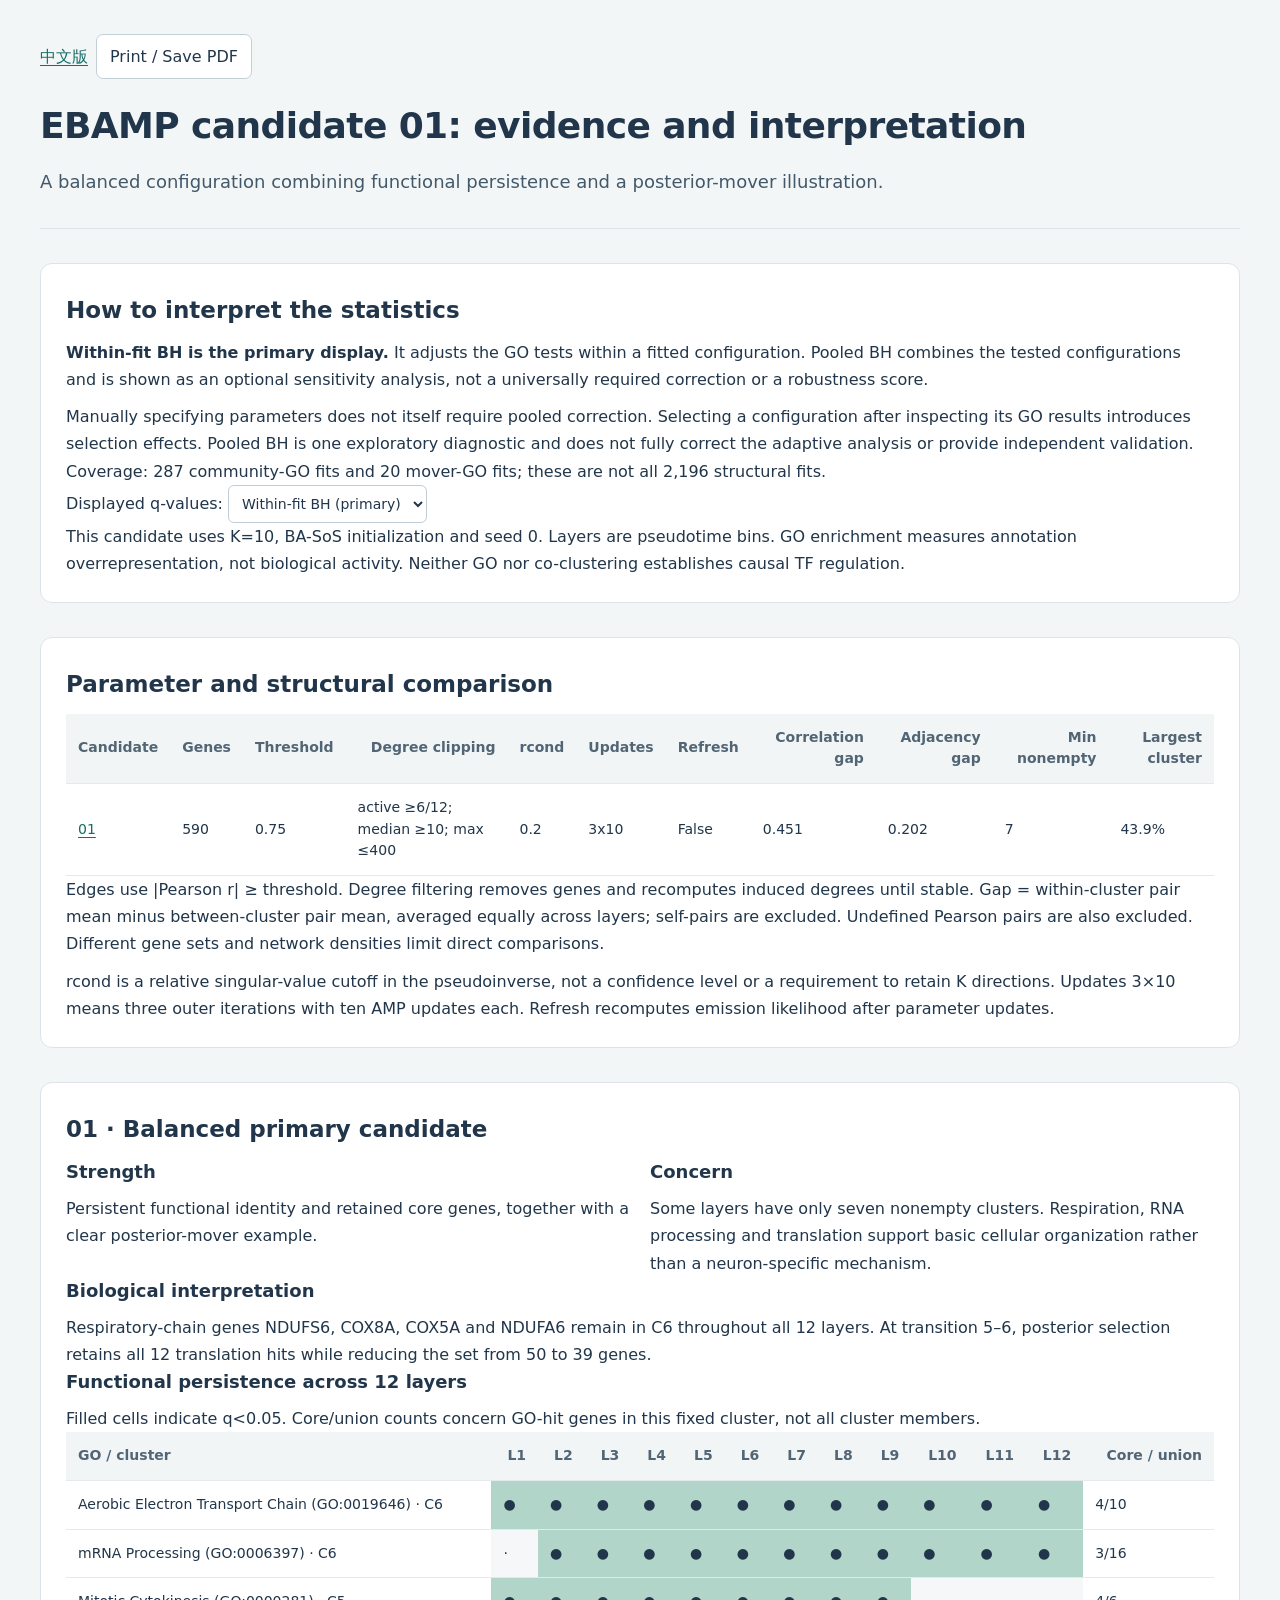
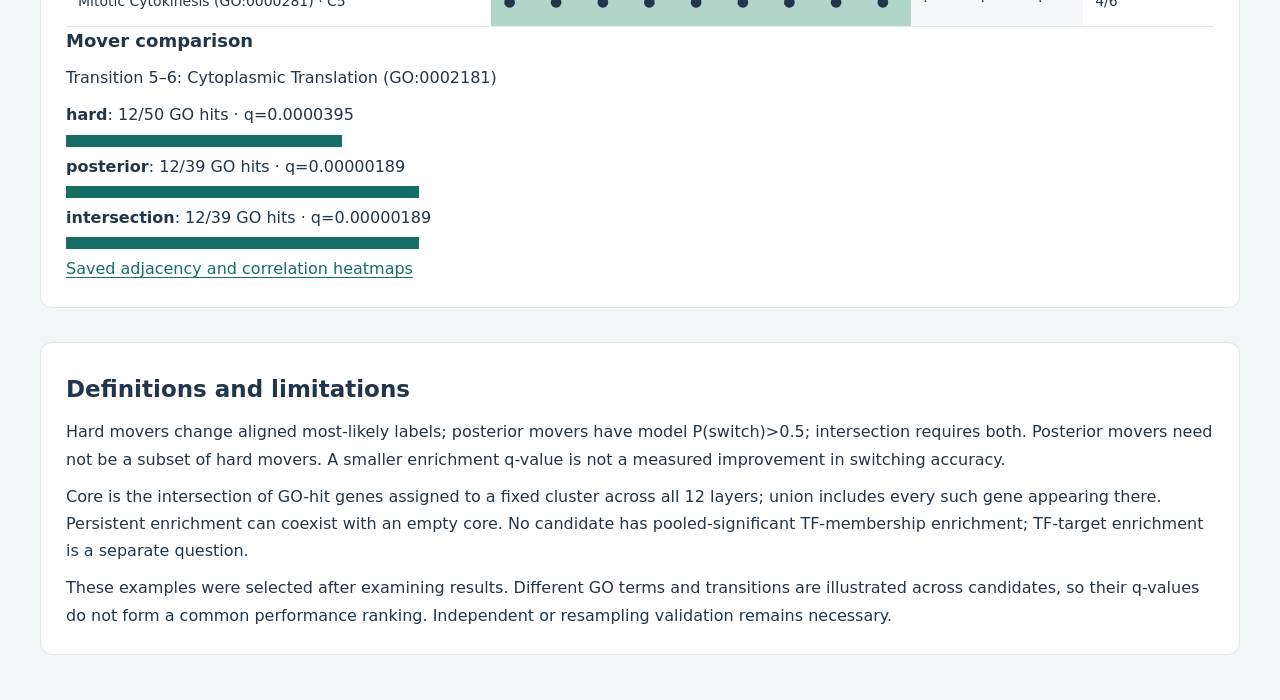
<file: english.html>
<!doctype html><html lang="en"><meta charset="utf-8"><meta name="viewport" content="width=device-width,initial-scale=1"><title>EBAMP: six candidate comparison</title><link rel="stylesheet" href="app/candidate_decision.css"><style>.en-grid{display:grid;grid-template-columns:repeat(auto-fit,minmax(300px,1fr));gap:20px}.bar{background:#176e65;height:12px;margin:6px 0}article{scroll-margin-top:20px}td{text-align:left}button{margin:8px} @media print{article{break-before:page}}</style><main><nav><a href="index.html">中文版</a><button onclick="window.print()">Print / Save PDF</button></nav><header class="hero"><h1>EBAMP candidate 01: evidence and interpretation</h1><p class="lead">A balanced configuration combining functional persistence and a posterior-mover illustration.</p></header><section class="panel section"><h2>How to interpret the statistics</h2><p><b>Within-fit BH is the primary display.</b> It adjusts the GO tests within a fitted configuration. Pooled BH combines the tested configurations and is shown as an optional sensitivity analysis, not a universally required correction or a robustness score.</p><p>Manually specifying parameters does not itself require pooled correction. Selecting a configuration after inspecting its GO results introduces selection effects. Pooled BH is one exploratory diagnostic and does not fully correct the adaptive analysis or provide independent validation. Coverage: 287 community-GO fits and 20 mover-GO fits; these are not all 2,196 structural fits.</p><label>Displayed q-values: <select id="scope"><option value="within">Within-fit BH (primary)</option><option value="pooled">Pooled BH (sensitivity)</option></select></label><p>This candidate uses K=10, BA-SoS initialization and seed 0. Layers are pseudotime bins. GO enrichment measures annotation overrepresentation, not biological activity. Neither GO nor co-clustering establishes causal TF regulation.</p></section><section class="section panel"><h2>Parameter and structural comparison</h2><div class="table-scroll"><table><tr><th>Candidate</th><th>Genes</th><th>Threshold</th><th>Degree clipping</th><th>rcond</th><th>Updates</th><th>Refresh</th><th>Correlation gap</th><th>Adjacency gap</th><th>Min nonempty</th><th>Largest cluster</th></tr><tr><td><a href="#c1">01</a></td><td>590</td><td>0.75</td><td>active ≥6/12; median ≥10; max ≤400</td><td>0.2</td><td>3x10</td><td>False</td><td>0.451</td><td>0.202</td><td>7</td><td>43.9%</td></tr></table></div><p>Edges use |Pearson r| ≥ threshold. Degree filtering removes genes and recomputes induced degrees until stable. Gap = within-cluster pair mean minus between-cluster pair mean, averaged equally across layers; self-pairs are excluded. Undefined Pearson pairs are also excluded. Different gene sets and network densities limit direct comparisons.</p><p>rcond is a relative singular-value cutoff in the pseudoinverse, not a confidence level or a requirement to retain K directions. Updates 3×10 means three outer iterations with ten AMP updates each. Refresh recomputes emission likelihood after parameter updates.</p></section><article class="panel section" id="c1"><h2>01 · Balanced primary candidate</h2><div class="en-grid"><section><h3>Strength</h3><p>Persistent functional identity and retained core genes, together with a clear posterior-mover example.</p></section><section><h3>Concern</h3><p>Some layers have only seven nonempty clusters. Respiration, RNA processing and translation support basic cellular organization rather than a neuron-specific mechanism.</p></section></div><h3>Biological interpretation</h3><p>Respiratory-chain genes NDUFS6, COX8A, COX5A and NDUFA6 remain in C6 throughout all 12 layers. At transition 5–6, posterior selection retains all 12 translation hits while reducing the set from 50 to 39 genes.</p><h3>Functional persistence across 12 layers</h3><p>Filled cells indicate q&lt;0.05. Core/union counts concern GO-hit genes in this fixed cluster, not all cluster members.</p><div class="table-scroll"><table><tr><th>GO / cluster</th><th>L1</th><th>L2</th><th>L3</th><th>L4</th><th>L5</th><th>L6</th><th>L7</th><th>L8</th><th>L9</th><th>L10</th><th>L11</th><th>L12</th><th>Core / union</th></tr><tr><td>Aerobic Electron Transport Chain (GO:0019646) · C6</td><td class="qcell" data-within="0.001954117606599218" data-pooled="0.004632847823550457"></td><td class="qcell" data-within="0.0015399156610799952" data-pooled="0.0036515148130057177"></td><td class="qcell" data-within="0.016948029541353733" data-pooled="0.0344534271882505"></td><td class="qcell" data-within="0.00017754795281945573" data-pooled="0.0003982780962584331"></td><td class="qcell" data-within="0.0003926616366347935" data-pooled="0.0010444613792318846"></td><td class="qcell" data-within="0.0003926616366347935" data-pooled="0.0010444613792318846"></td><td class="qcell" data-within="0.0003926616366347935" data-pooled="0.0010444613792318846"></td><td class="qcell" data-within="0.0003926616366347935" data-pooled="0.0010444613792318846"></td><td class="qcell" data-within="0.00046161476251518305" data-pooled="0.00123363888856342"></td><td class="qcell" data-within="0.0003018410364201844" data-pooled="0.0007465403555452705"></td><td class="qcell" data-within="0.0015399156610799952" data-pooled="0.00367614080247644"></td><td class="qcell" data-within="0.006086817260484664" data-pooled="0.012831476548705149"></td><td>4/10</td></tr><tr><td>mRNA Processing (GO:0006397) · C6</td><td class="qcell" data-within="0.21318818254844582" data-pooled="0.3458825593688243"></td><td class="qcell" data-within="0.002740379152380277" data-pooled="0.006362820194636386"></td><td class="qcell" data-within="0.007229981477261134" data-pooled="0.0153343385350544"></td><td class="qcell" data-within="0.013179571945443653" data-pooled="0.028068550128266635"></td><td class="qcell" data-within="0.036648913006446085" data-pooled="0.06840762695145337"></td><td class="qcell" data-within="0.036648913006446085" data-pooled="0.06840762695145337"></td><td class="qcell" data-within="0.036648913006446085" data-pooled="0.06840762695145337"></td><td class="qcell" data-within="0.036648913006446085" data-pooled="0.06840762695145337"></td><td class="qcell" data-within="0.042518459308029374" data-pooled="0.07865611364580687"></td><td class="qcell" data-within="0.000842390821795727" data-pooled="0.0021434409406264014"></td><td class="qcell" data-within="0.00024391022841832369" data-pooled="0.0005798976070423214"></td><td class="qcell" data-within="0.0017974341028428864" data-pooled="0.004213234712998898"></td><td>3/16</td></tr><tr><td>Mitotic Cytokinesis (GO:0000281) · C5</td><td class="qcell" data-within="0.00017964911949647173" data-pooled="0.0004155938735818382"></td><td class="qcell" data-within="0.00033200161326988215" data-pooled="0.0008285097914555175"></td><td class="qcell" data-within="5.147318810682361e-06" data-pooled="9.12425009817686e-06"></td><td class="qcell" data-within="7.476267959551234e-05" data-pooled="0.00017198331631375629"></td><td class="qcell" data-within="0.0010042021428195212" data-pooled="0.0025428491482398195"></td><td class="qcell" data-within="0.004154632056525622" data-pooled="0.009253585886213611"></td><td class="qcell" data-within="0.007471784941718634" data-pooled="0.015811321475978378"></td><td class="qcell" data-within="0.011093268014156159" data-pooled="0.021938350332651575"></td><td class="qcell" data-within="0.0130648170259182" data-pooled="0.027723119469013513"></td><td class="qcell" data-within="0.06897963752799041" data-pooled="0.12092716796470977"></td><td class="qcell" data-within="1.0" data-pooled="1.0"></td><td class="qcell" data-within="0.8951626413599328" data-pooled="1.0"></td><td>4/6</td></tr></table></div><h3>Mover comparison</h3><p>Transition 5–6: Cytoplasmic Translation (GO:0002181)</p><p><b>hard</b>: 12/50 GO hits · q=<span class="qnum" data-within="3.949521169569292e-05" data-pooled="5.5782005047634256e-05"></span></p><div class="bar" style="width:24.0%"></div><p><b>posterior</b>: 12/39 GO hits · q=<span class="qnum" data-within="1.8913526163953442e-06" data-pooled="2.9067587689773593e-06"></span></p><div class="bar" style="width:30.76923076923077%"></div><p><b>intersection</b>: 12/39 GO hits · q=<span class="qnum" data-within="1.8913526163953442e-06" data-pooled="2.9067587689773593e-06"></span></p><div class="bar" style="width:30.76923076923077%"></div><p><a href="figures_01.html">Saved adjacency and correlation heatmaps</a></p></article><section class="section panel"><h2>Definitions and limitations</h2><p>Hard movers change aligned most-likely labels; posterior movers have model P(switch)&gt;0.5; intersection requires both. Posterior movers need not be a subset of hard movers. A smaller enrichment q-value is not a measured improvement in switching accuracy.</p><p>Core is the intersection of GO-hit genes assigned to a fixed cluster across all 12 layers; union includes every such gene appearing there. Persistent enrichment can coexist with an empty core. No candidate has pooled-significant TF-membership enrichment; TF-target enrichment is a separate question.</p><p>These examples were selected after examining results. Different GO terms and transitions are illustrated across candidates, so their q-values do not form a common performance ranking. Independent or resampling validation remains necessary.</p></section></main><script>function update(){let s=document.getElementById('scope').value;document.querySelectorAll('.qcell,.qnum').forEach(e=>{let q=Number(e.dataset[s]);e.title='BH q='+q.toPrecision(4);e.textContent=e.classList.contains('qcell')?(q<.05?'●':'·'):q.toPrecision(3);if(e.classList.contains('qcell'))e.style.background=q<.05?'#b2d5ca':'#f5f7f8'})}document.getElementById('scope').onchange=update;update()</script></html>
</file>
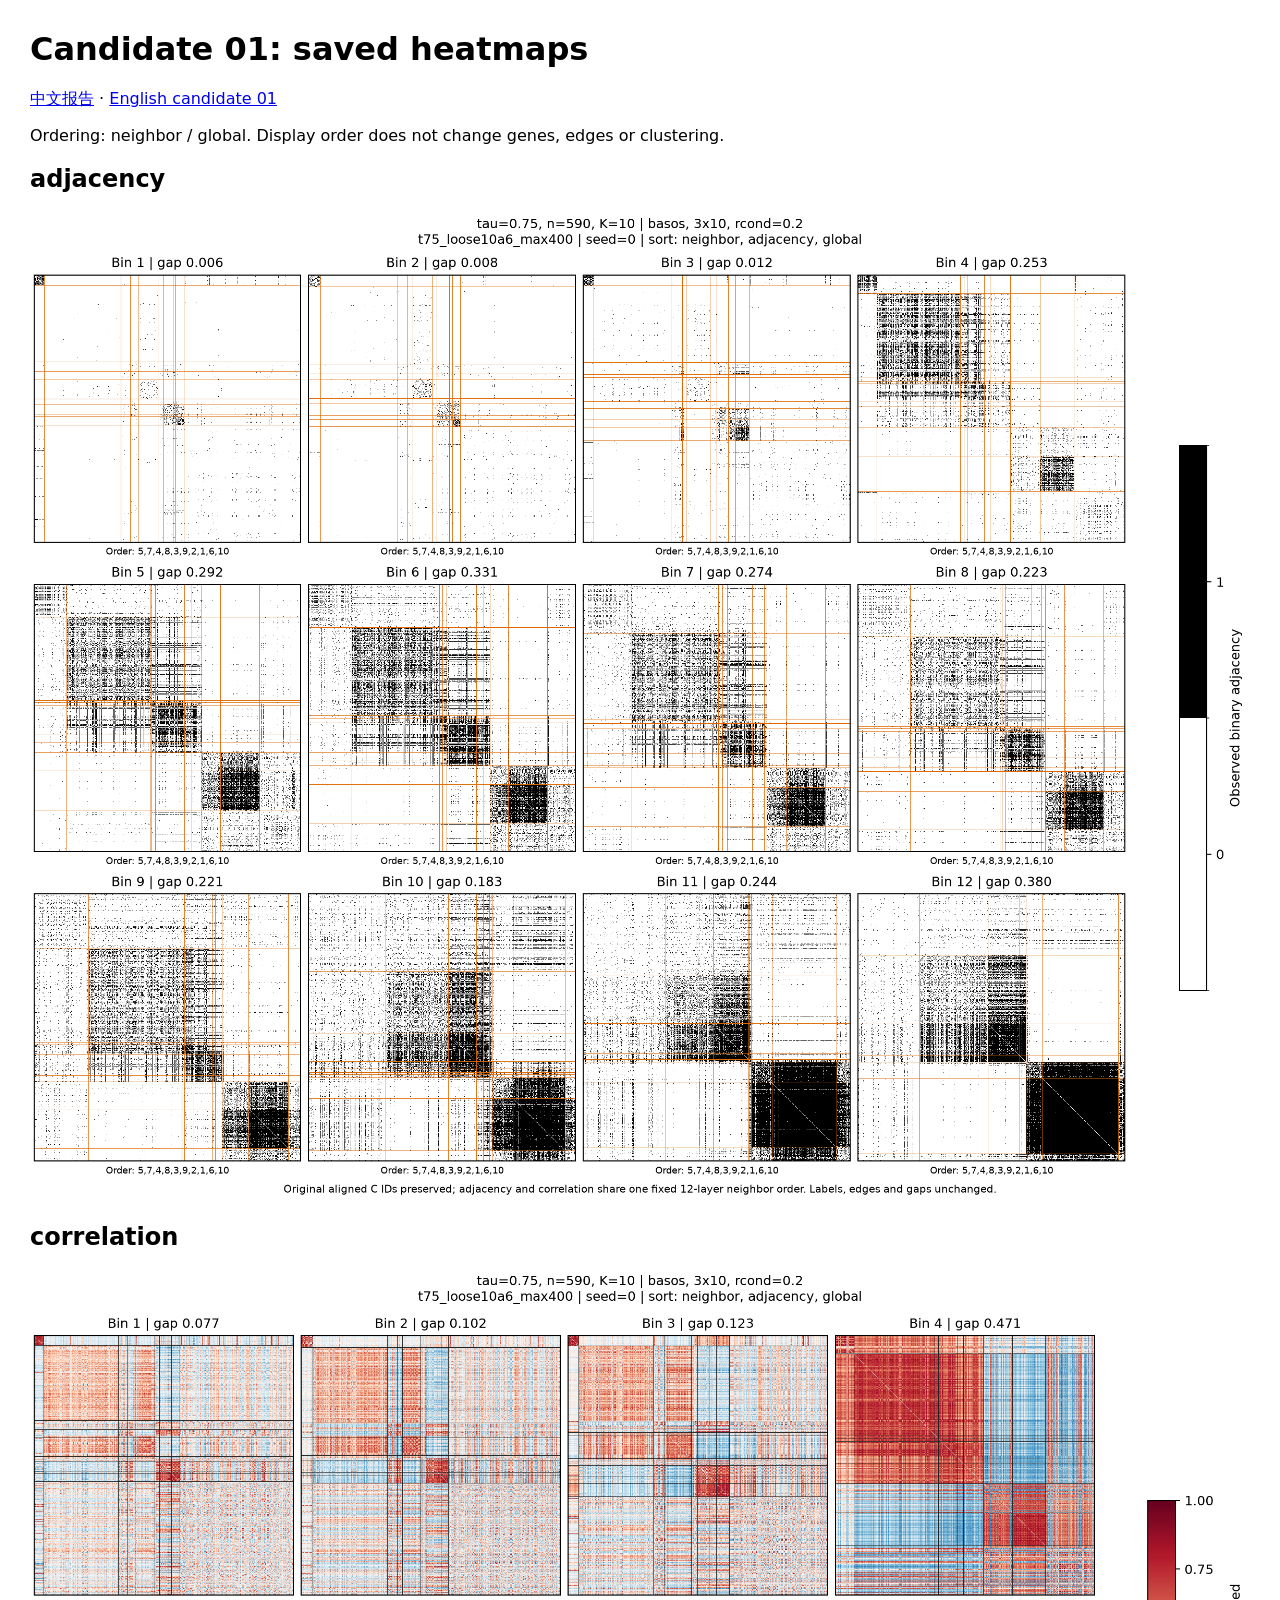
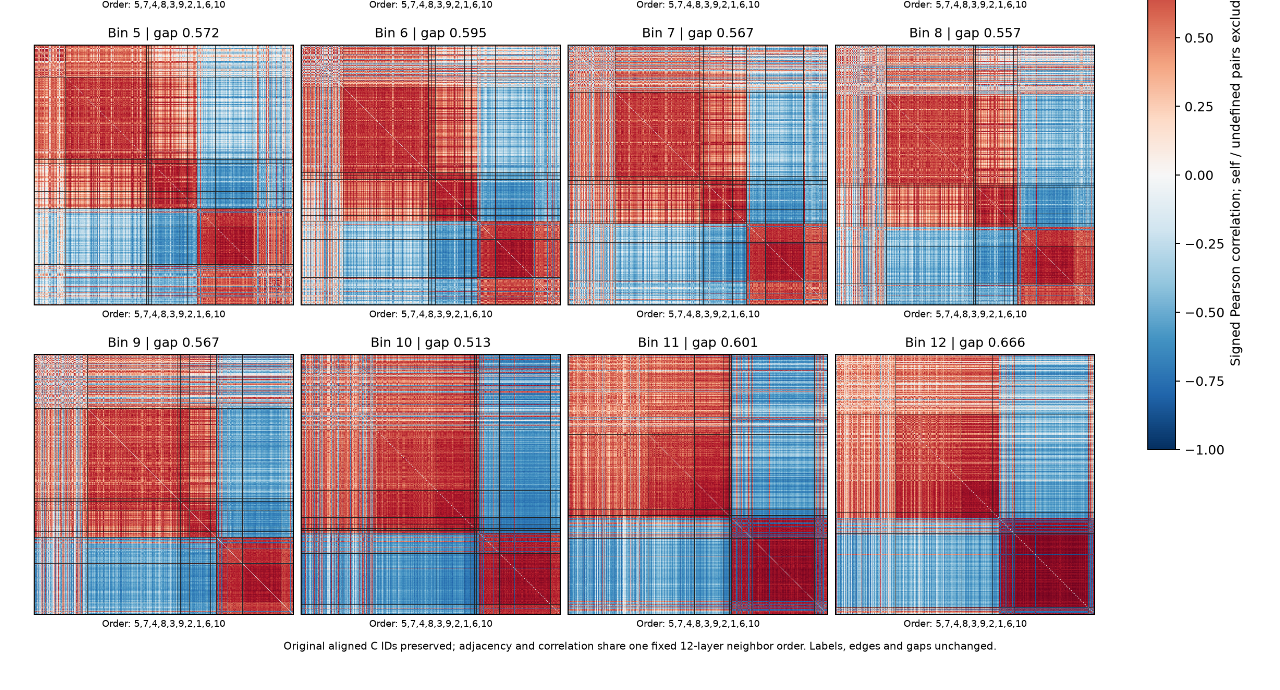
<file: figures_01.html>
<!doctype html><meta charset="utf-8"><meta name="viewport" content="width=device-width,initial-scale=1"><title>Saved heatmaps</title><body style="font:16px system-ui;margin:30px"><h1>Candidate 01: saved heatmaps</h1><p><a href="index.html?candidate=01">中文报告</a> · <a href="english.html">English candidate 01</a></p><p>Ordering: neighbor / global. Display order does not change genes, edges or clustering.</p><h2>adjacency</h2><a href="01_adjacency.png"><img loading="lazy" style="max-width:100%" src="01_adjacency.png"></a><h2>correlation</h2><a href="01_correlation.png"><img loading="lazy" style="max-width:100%" src="01_correlation.png"></a>
</file>
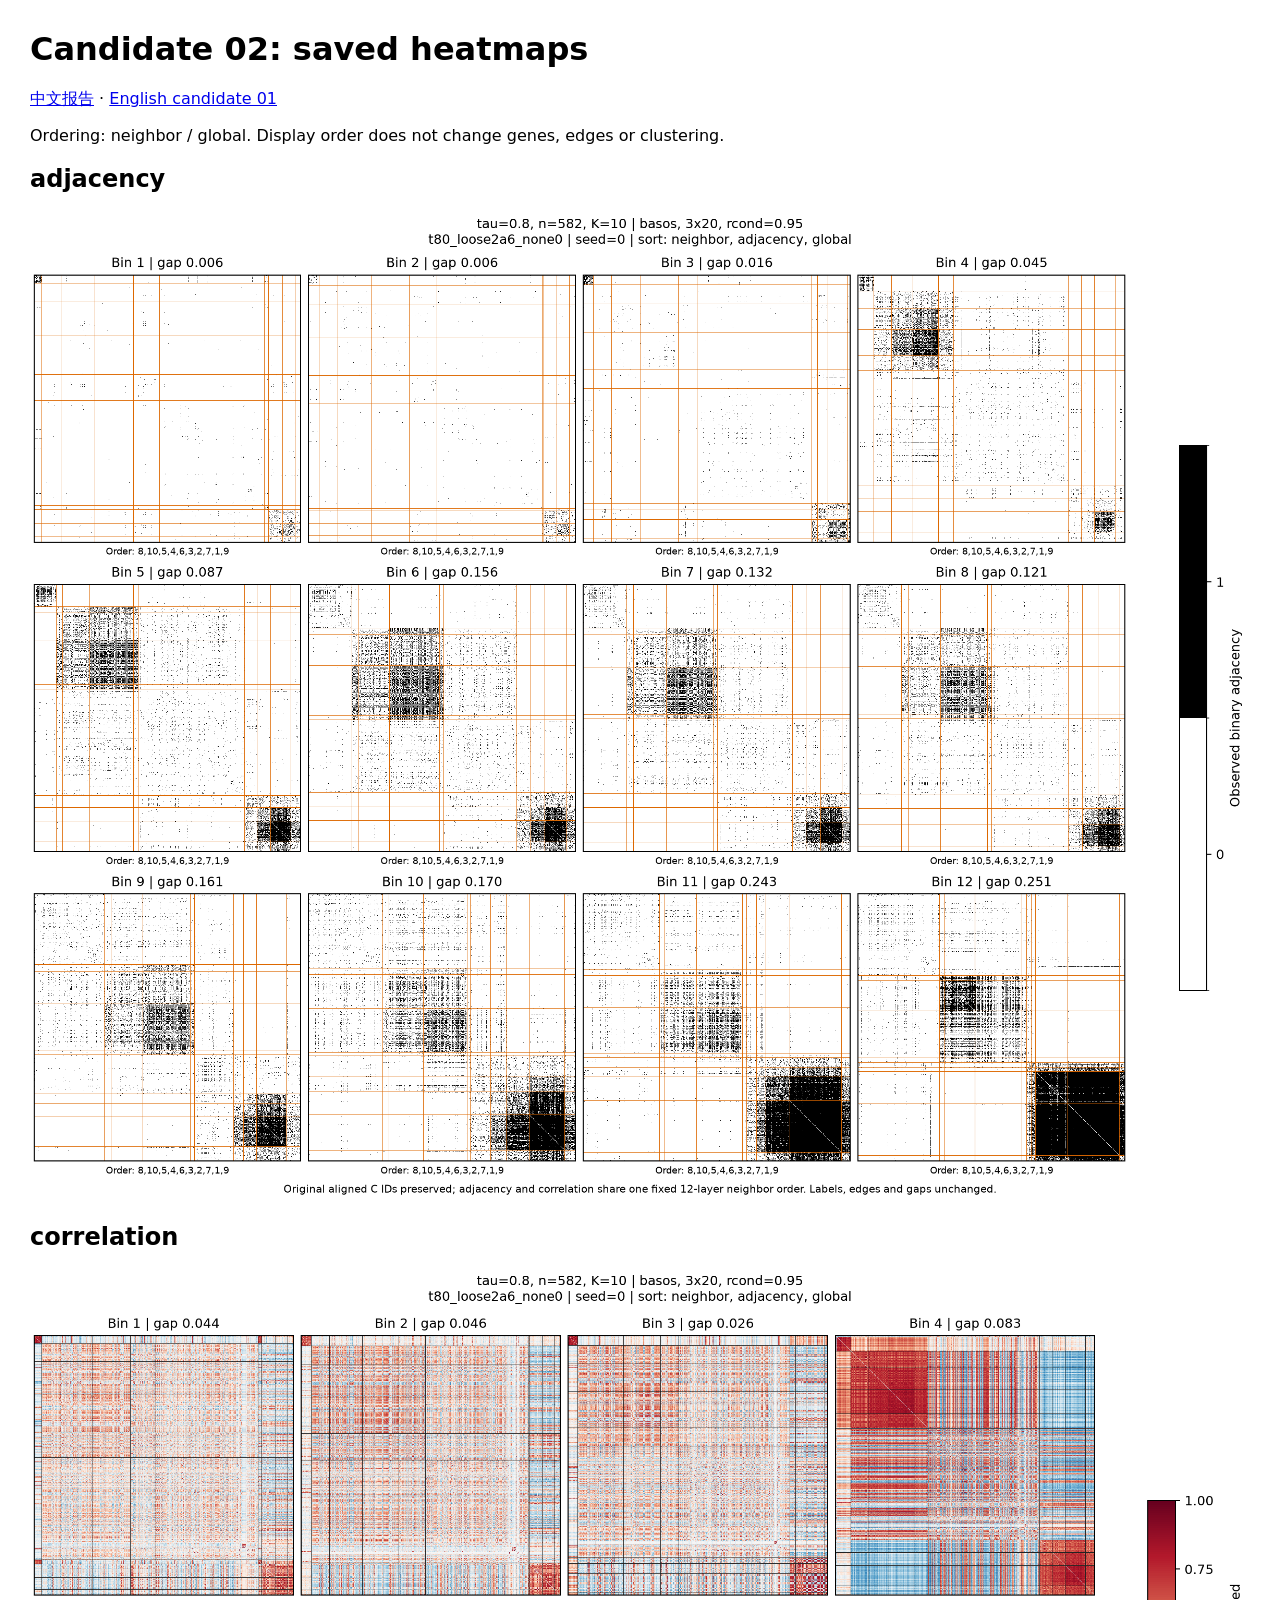
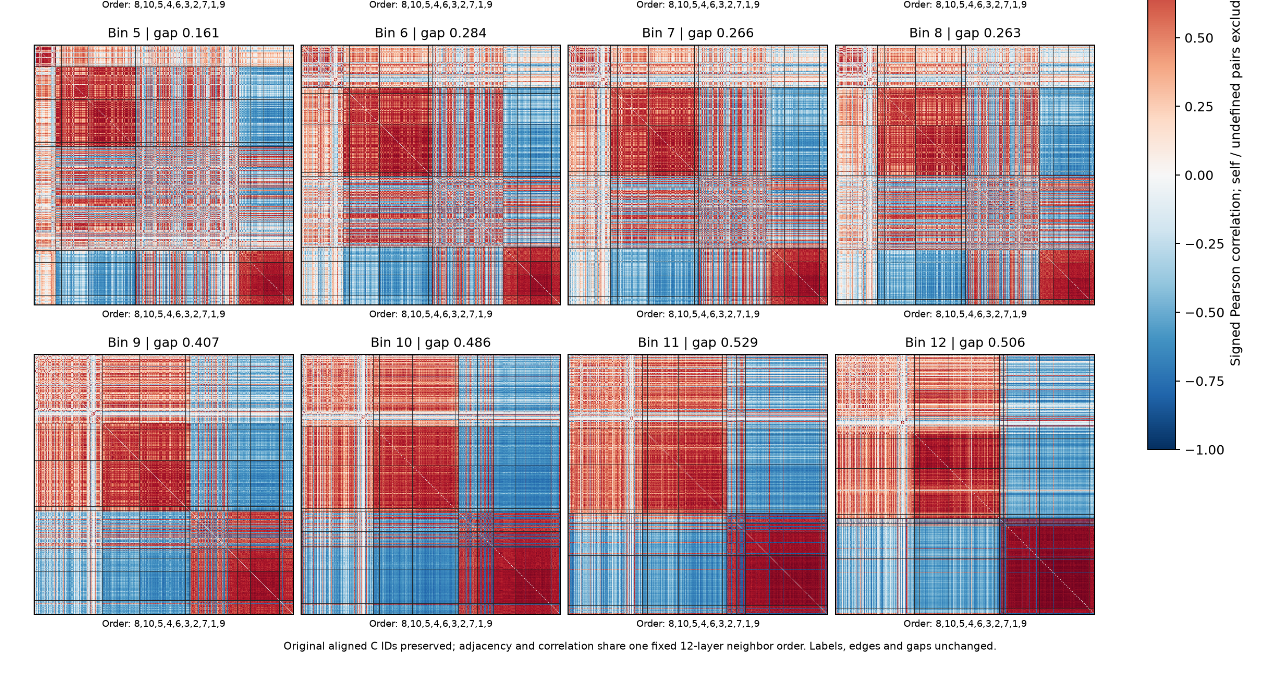
<file: figures_02.html>
<!doctype html><meta charset="utf-8"><meta name="viewport" content="width=device-width,initial-scale=1"><title>Saved heatmaps</title><body style="font:16px system-ui;margin:30px"><h1>Candidate 02: saved heatmaps</h1><p><a href="index.html?candidate=02">中文报告</a> · <a href="english.html">English candidate 01</a></p><p>Ordering: neighbor / global. Display order does not change genes, edges or clustering.</p><h2>adjacency</h2><a href="02_adjacency.png"><img loading="lazy" style="max-width:100%" src="02_adjacency.png"></a><h2>correlation</h2><a href="02_correlation.png"><img loading="lazy" style="max-width:100%" src="02_correlation.png"></a>
</file>
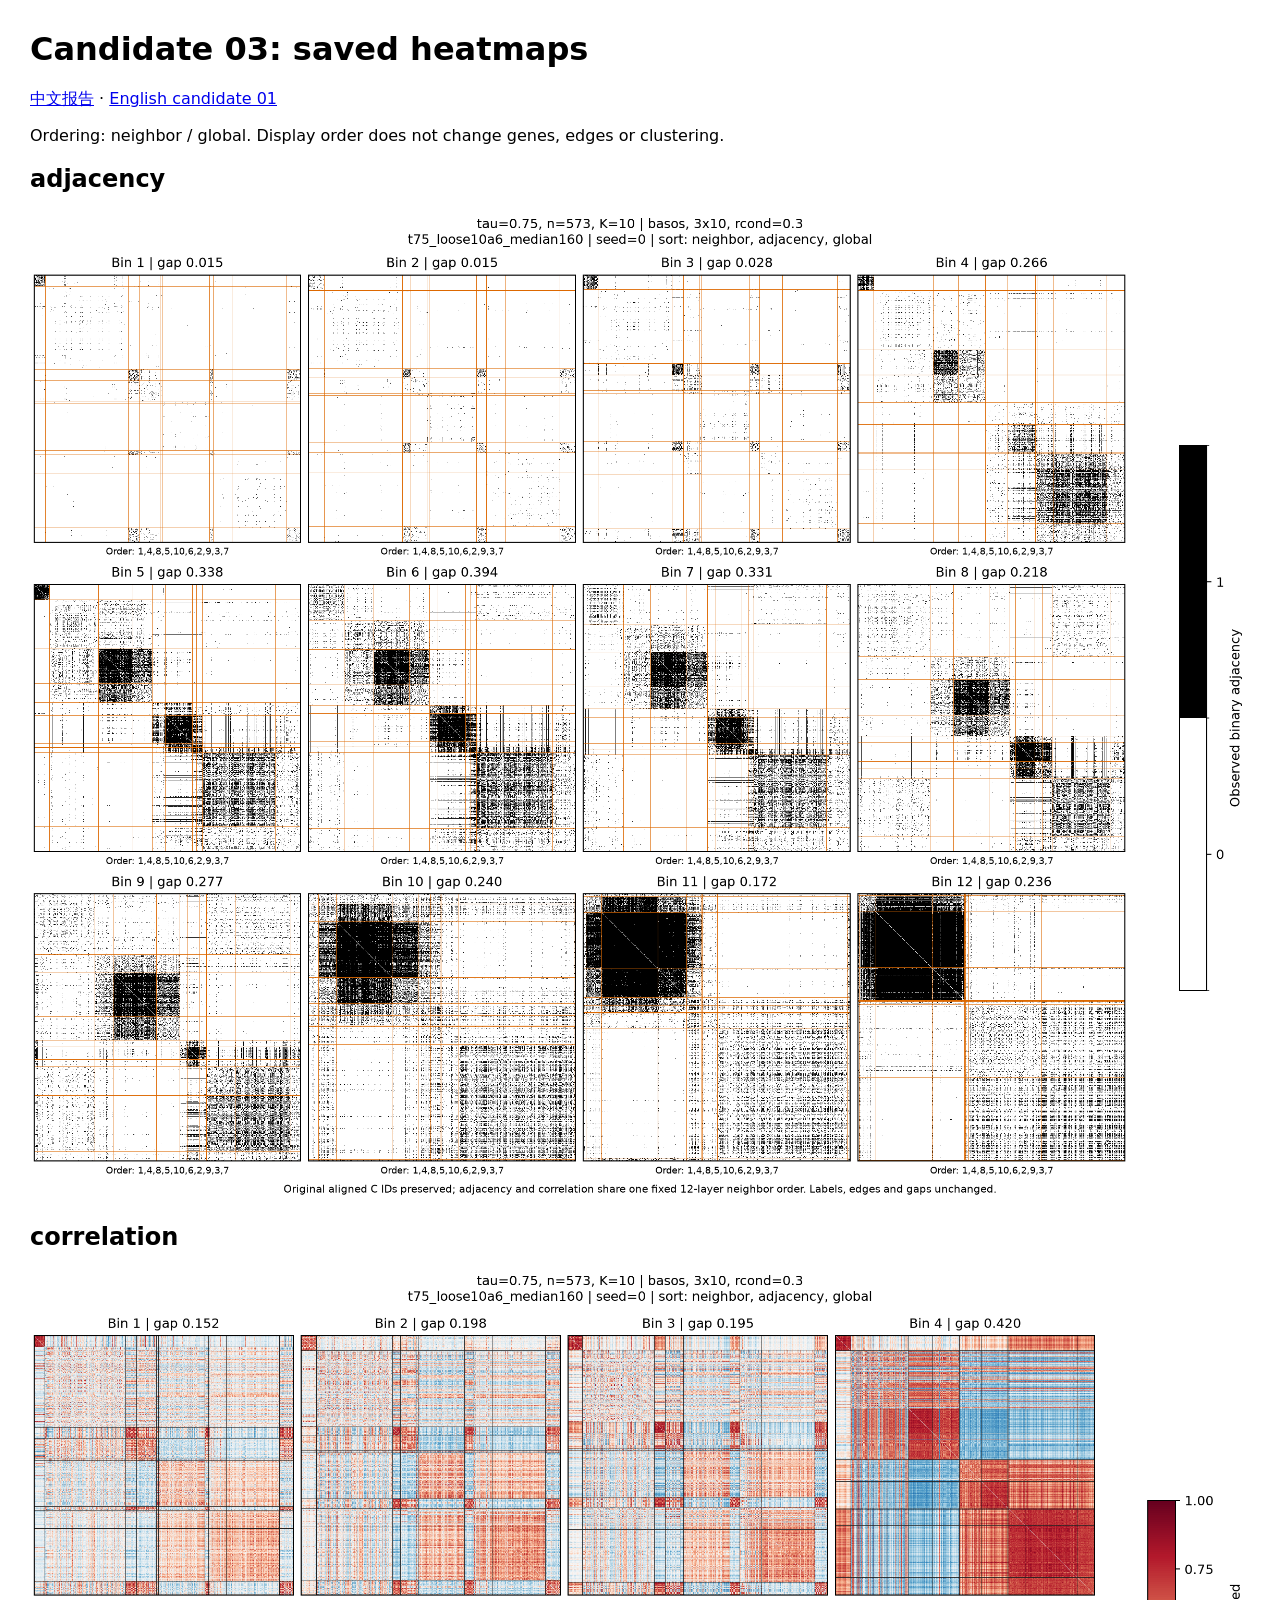
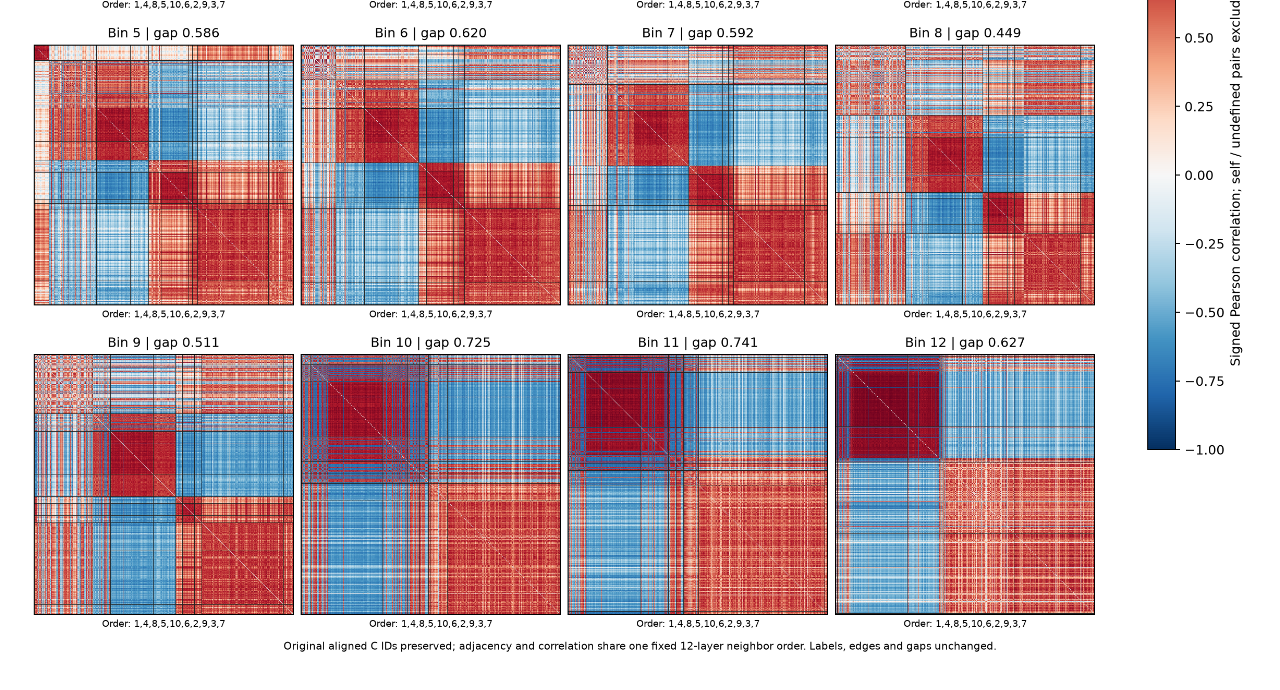
<file: figures_03.html>
<!doctype html><meta charset="utf-8"><meta name="viewport" content="width=device-width,initial-scale=1"><title>Saved heatmaps</title><body style="font:16px system-ui;margin:30px"><h1>Candidate 03: saved heatmaps</h1><p><a href="index.html?candidate=03">中文报告</a> · <a href="english.html">English candidate 01</a></p><p>Ordering: neighbor / global. Display order does not change genes, edges or clustering.</p><h2>adjacency</h2><a href="03_adjacency.png"><img loading="lazy" style="max-width:100%" src="03_adjacency.png"></a><h2>correlation</h2><a href="03_correlation.png"><img loading="lazy" style="max-width:100%" src="03_correlation.png"></a>
</file>
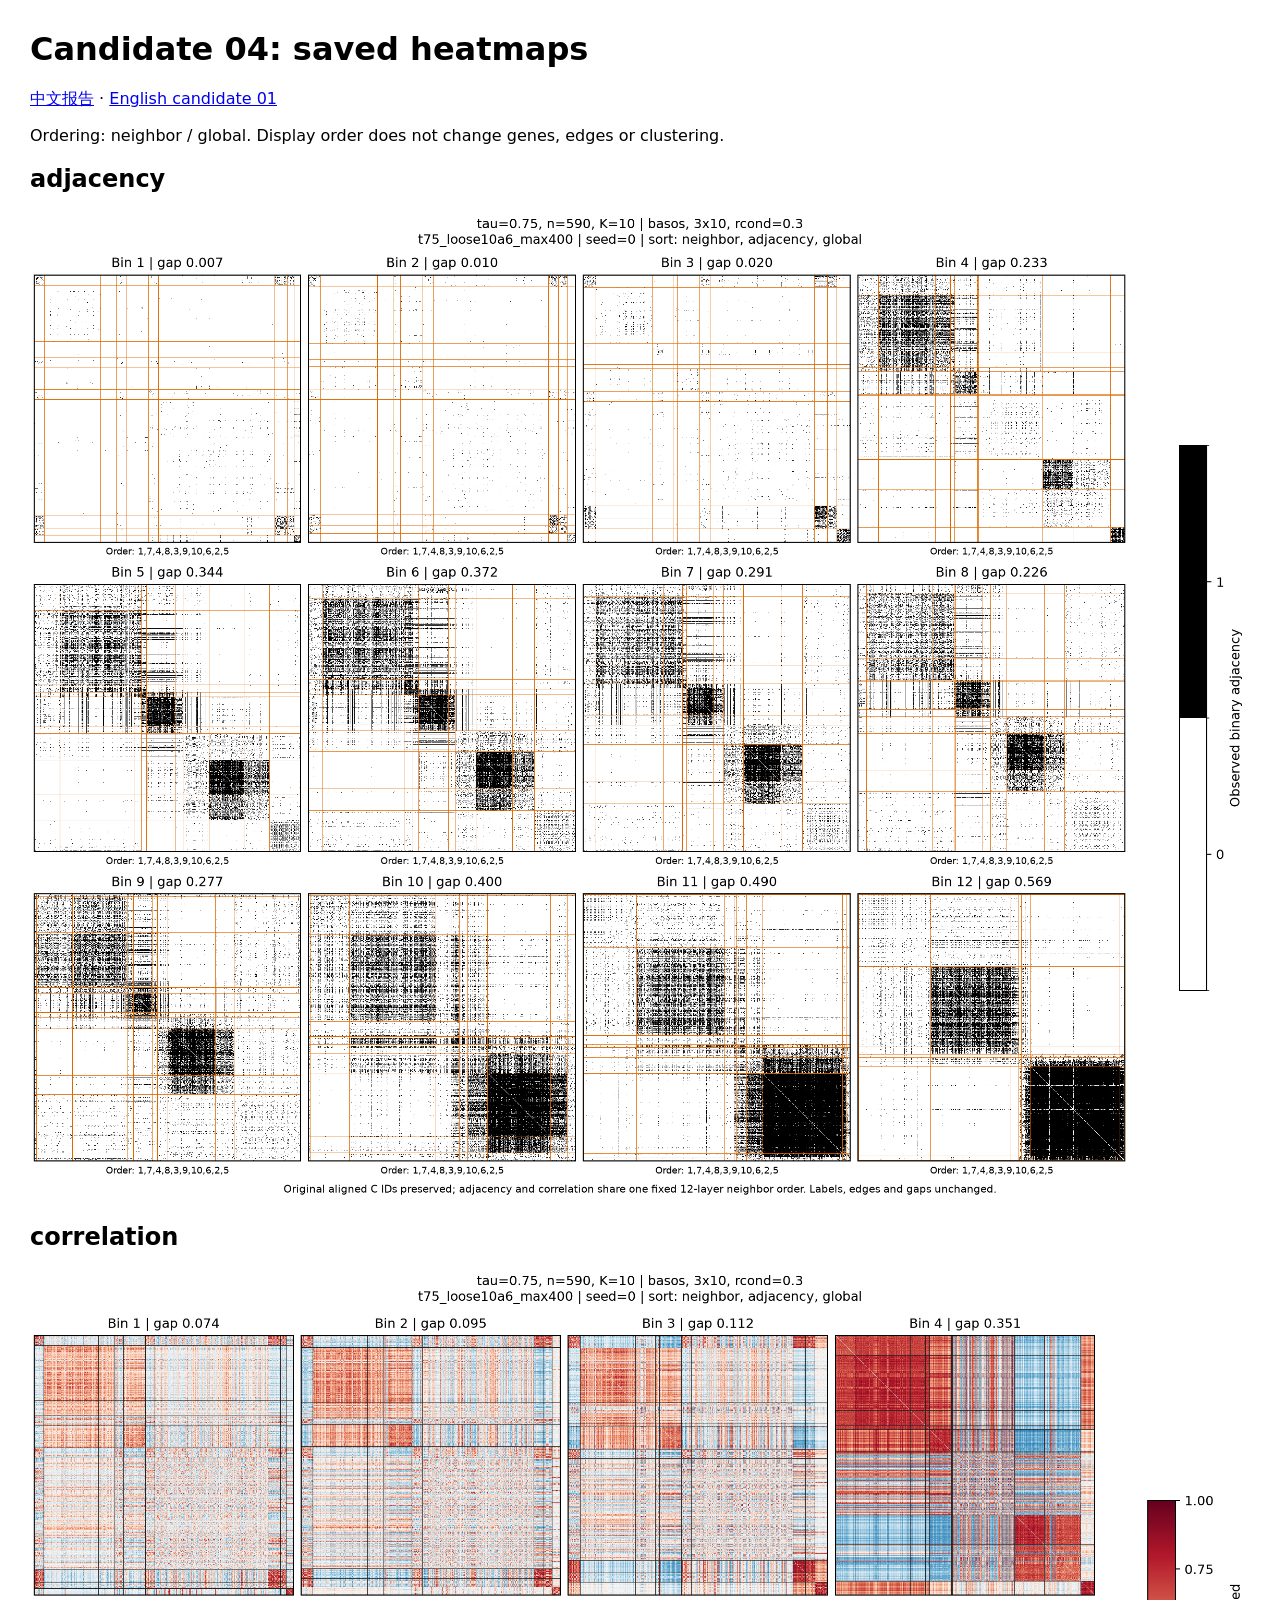
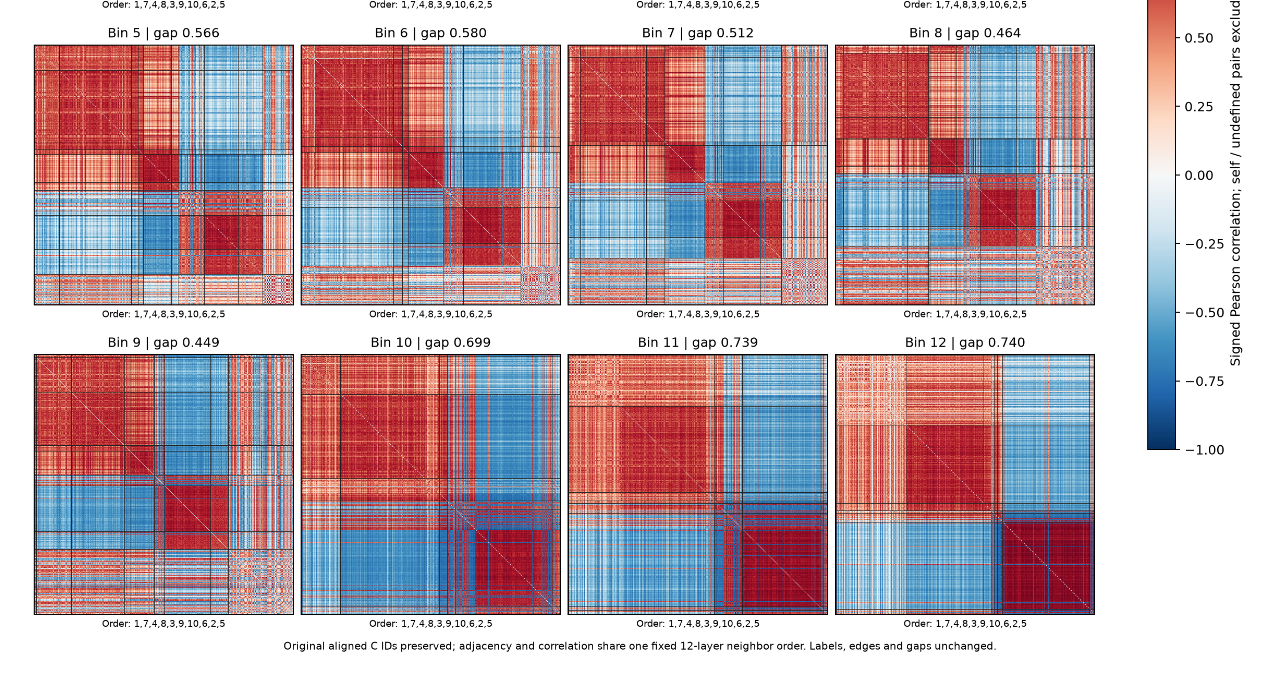
<file: figures_04.html>
<!doctype html><meta charset="utf-8"><meta name="viewport" content="width=device-width,initial-scale=1"><title>Saved heatmaps</title><body style="font:16px system-ui;margin:30px"><h1>Candidate 04: saved heatmaps</h1><p><a href="index.html?candidate=04">中文报告</a> · <a href="english.html">English candidate 01</a></p><p>Ordering: neighbor / global. Display order does not change genes, edges or clustering.</p><h2>adjacency</h2><a href="04_adjacency.png"><img loading="lazy" style="max-width:100%" src="04_adjacency.png"></a><h2>correlation</h2><a href="04_correlation.png"><img loading="lazy" style="max-width:100%" src="04_correlation.png"></a>
</file>
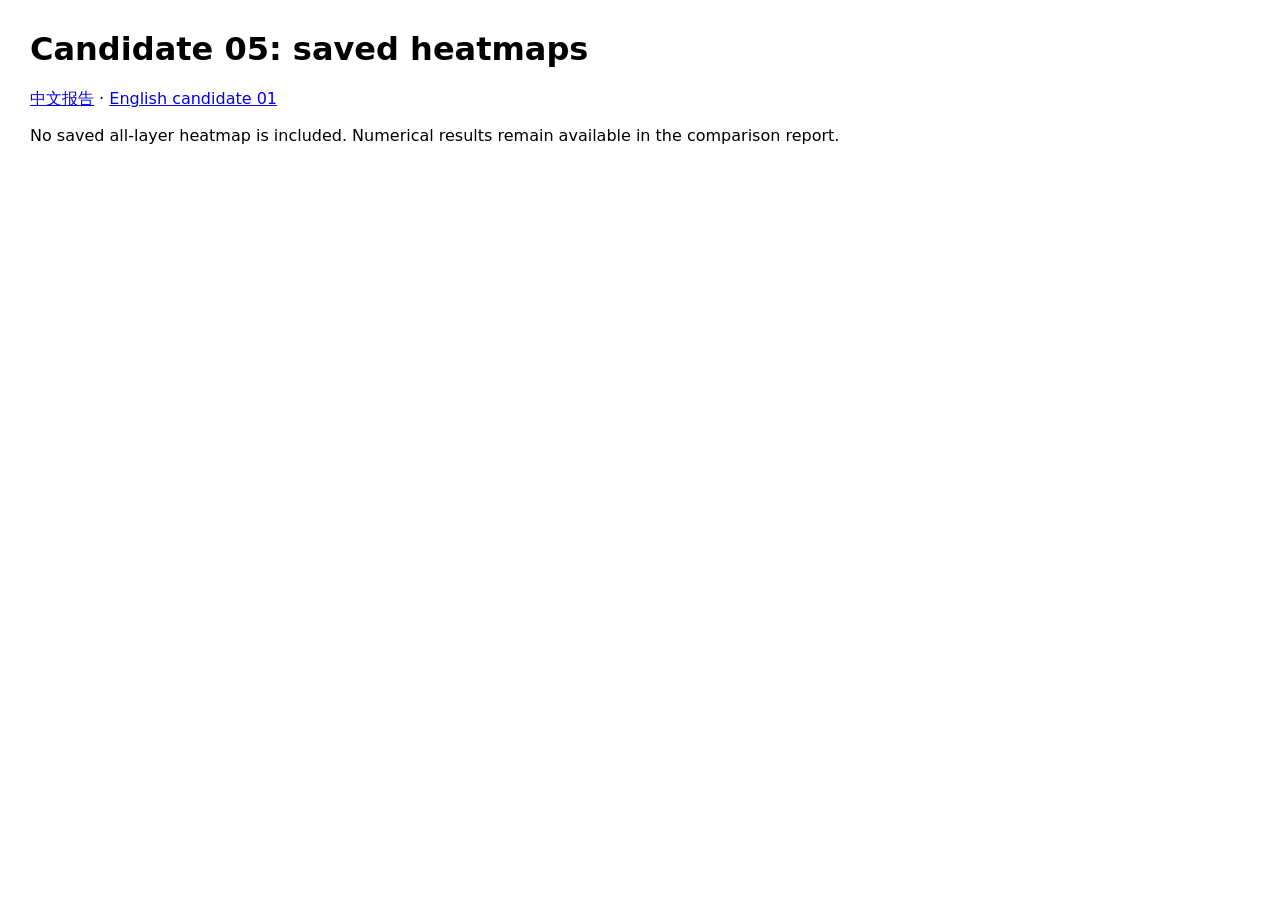
<file: figures_05.html>
<!doctype html><meta charset="utf-8"><meta name="viewport" content="width=device-width,initial-scale=1"><title>Saved heatmaps</title><body style="font:16px system-ui;margin:30px"><h1>Candidate 05: saved heatmaps</h1><p><a href="index.html?candidate=05">中文报告</a> · <a href="english.html">English candidate 01</a></p><p>No saved all-layer heatmap is included. Numerical results remain available in the comparison report.</p>
</file>
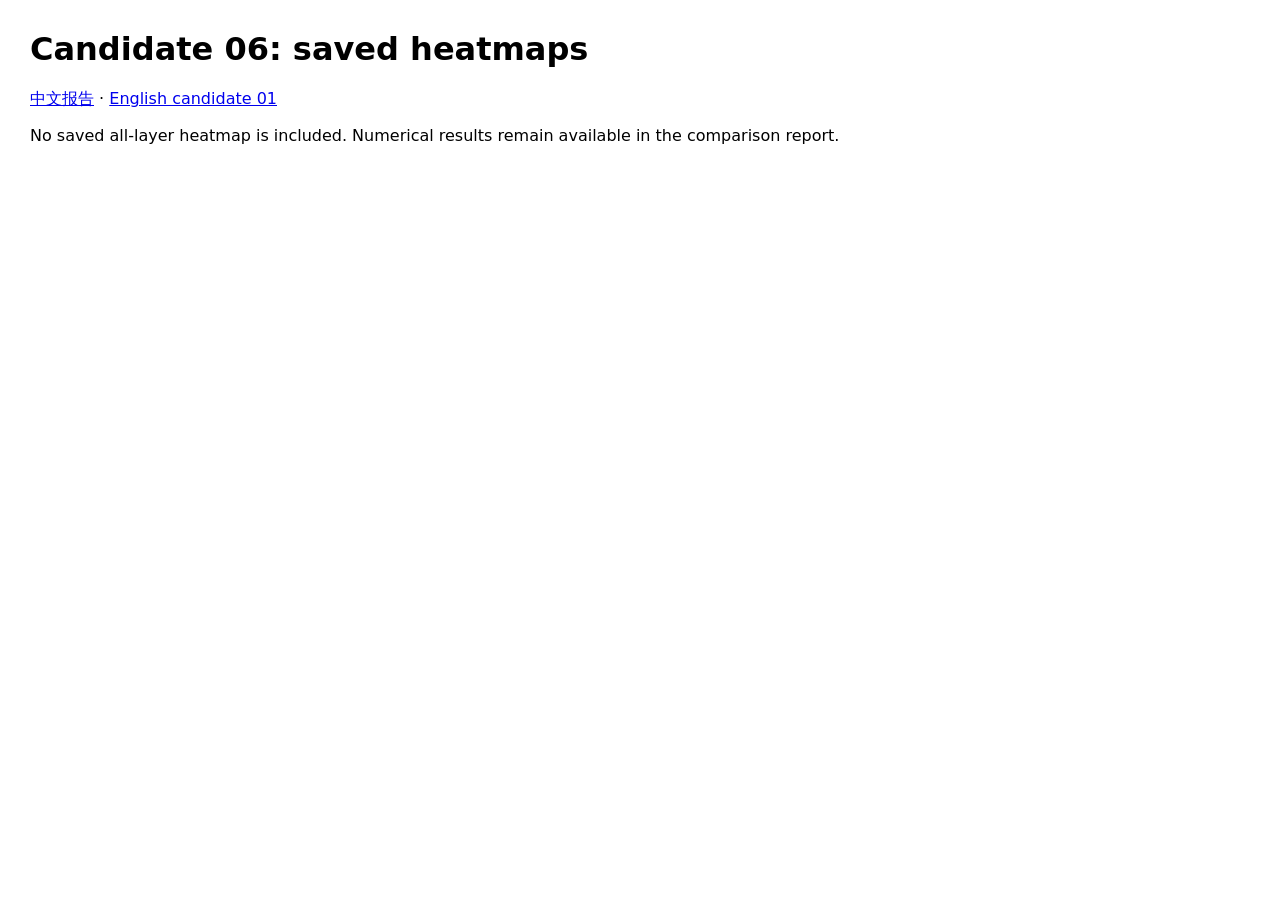
<file: figures_06.html>
<!doctype html><meta charset="utf-8"><meta name="viewport" content="width=device-width,initial-scale=1"><title>Saved heatmaps</title><body style="font:16px system-ui;margin:30px"><h1>Candidate 06: saved heatmaps</h1><p><a href="index.html?candidate=06">中文报告</a> · <a href="english.html">English candidate 01</a></p><p>No saved all-layer heatmap is included. Numerical results remain available in the comparison report.</p>
</file>
<file: app/candidate_decision.css>
:root{--ink:#21364a;--muted:#5f7180;--line:#dce4e9;--paper:#fff;--bg:#f3f6f7;--teal:#176e65;--teal-light:#eaf4f1;--amber:#91601e;--amber-light:#fbf6eb;--blue:#466b9b;--red:#a54a4a}*{box-sizing:border-box}html{scroll-behavior:smooth;scroll-padding-top:25px}body{margin:0;background:var(--bg);color:var(--ink);font:16px/1.7 system-ui,-apple-system,"PingFang SC","Microsoft YaHei",sans-serif}main{max-width:1560px;margin:auto;padding:26px 40px 45px}a{color:var(--teal);text-underline-offset:3px}button,select{font:inherit}button,a.button{cursor:pointer}button:focus-visible,a:focus-visible,select:focus-visible{outline:3px solid #62a7bc;outline-offset:4px}button{color:var(--ink);border:1px solid #c4d0d7;background:white;border-radius:7px;padding:8px 13px}button:hover{border-color:var(--teal);background:#f5faf8}select{max-width:100%;border:1px solid #c1cdd5;border-radius:6px;background:white;color:var(--ink);padding:7px 9px;font-size:14px;min-height:38px}h1,h2,h3,h4,p{margin:0}h1{font-size:36px;letter-spacing:-.6px;line-height:1.3;max-width:1000px;margin:9px 0 17px}h2{font-size:23px;line-height:1.45;margin:5px 0 12px}h3{font-size:18px;line-height:1.5;margin:0 0 10px}h4{font-size:16px;margin:10px 0 6px}p+p{margin-top:10px}p.subtle{margin:6px 0 14px}.subtle,.chart-note{color:var(--muted);font-size:14px;line-height:1.65}.chart-note{margin-top:14px}.eyebrow{font-size:13px;font-weight:700;color:var(--teal);letter-spacing:1px}.topnav{display:flex;justify-content:space-between;align-items:center;gap:16px;font-size:14px;margin-bottom:34px}.topnav span{color:var(--muted)}.quiet{font-size:14px;padding:6px 12px;background:transparent}.hero{border-bottom:1px solid var(--line);padding:7px 0 30px}.lead{max-width:1150px;font-size:18px;color:#42596b}.coverage{display:flex;gap:10px;flex-wrap:wrap;margin-top:17px}.coverage span{background:#e8eef1;border-radius:5px;padding:4px 9px;font-size:14px}.coverage b{margin-right:6px}#status{font-size:14px;color:var(--muted);margin-top:14px}.error{color:var(--red)!important}.section{margin-top:34px}.section-heading{display:flex;justify-content:space-between;align-items:center;gap:20px;margin-bottom:13px}.section-heading>a{font-size:14px;white-space:nowrap}.panel{background:var(--paper);border:1px solid var(--line);border-radius:12px;padding:25px}.choice-grid{display:grid;grid-template-columns:repeat(3,minmax(0,1fr));gap:14px}.choice{position:relative;text-align:left;display:block;padding:21px 22px;background:#fff;border:1px solid var(--line);border-radius:10px;min-height:180px;transition:background .1s,border-color .1s}.choice:hover,.choice.selected{border-color:var(--teal);background:#f2faf7}.choice-top{display:flex;gap:11px;align-items:center;margin-bottom:10px}.rank{display:inline-grid;place-items:center;border-radius:6px;background:var(--teal-light);color:var(--teal);width:38px;height:35px;font-size:19px;font-weight:750;flex-shrink:0}.choice h3{font-size:18px;margin:0}.choice p{font-size:15px;color:#526576;line-height:1.6}.choice small{display:block;font-size:13px;margin-top:9px;color:var(--teal)}.callout{padding:14px 18px;border-left:3px solid var(--teal);background:var(--teal-light);font-size:15px;margin-top:18px}.segmented{display:flex;gap:0;flex-shrink:0}.segmented button{font-size:14px;border-radius:0;margin-left:-1px}.segmented button:first-child{border-radius:7px 0 0 7px}.segmented button:last-child{border-radius:0 7px 7px 0}.segmented button.active{background:var(--teal);border-color:var(--teal);color:white}.table-scroll{overflow-x:auto}table{border-collapse:collapse;width:100%;font-size:14px;font-variant-numeric:tabular-nums}th{font-weight:650;background:#f1f5f6;color:#526575}th,td{padding:13px 12px;text-align:right;border-bottom:1px solid #e3e9ed;vertical-align:middle;line-height:1.55}th:first-child,td:first-child{text-align:left}td:first-child{white-space:nowrap}#parameterTable th:nth-child(4),#parameterTable td:nth-child(4){text-align:left;min-width:275px;max-width:420px}#parameterTable th,#resultTable th{white-space:nowrap}td .row-link{background:none;border:0;border-radius:0;padding:0;text-decoration:underline;text-underline-offset:3px;color:var(--teal);font-size:14px;font-weight:650}tr.selected td{background:#f1f9f6}.chip{display:inline-block;font-size:13px;border-radius:4px;padding:2px 7px;background:#edf3f6;color:#4c6376}.chip.warning{background:var(--amber-light);color:var(--amber)}.chip.green{background:var(--teal-light);color:var(--teal)}.definitions{border-top:1px solid var(--line);padding-top:12px;font-size:14px;color:var(--muted)}summary{cursor:pointer;color:var(--ink);font-weight:600}dl{display:grid;grid-template-columns:180px 1fr;gap:8px 18px;margin:15px 0}dt{font-weight:650;color:var(--ink)}dd{margin:0}.two-column{display:grid;grid-template-columns:1fr 1fr;gap:20px}.scatter svg{display:block;width:100%;height:auto}.scatter .point{cursor:pointer}.scatter .point:focus{outline:none}.scatter .point:focus circle,.scatter .point:hover circle{stroke:#21364a;stroke-width:3}.scatter text{font-family:inherit;font-size:14px}.pair-controls{display:flex;gap:15px;align-items:center;margin:15px 0 19px}.pair-controls label{font-size:14px;display:flex;align-items:center;gap:10px}.pair-controls select{min-width:180px}.pair-controls>span{font-size:14px;color:var(--muted)}.pair-table td,.pair-table th{padding:8px 10px}.pair-table td:first-child{color:var(--muted);font-size:14px}.pair-table th{width:30%}.pair-table th:first-child{width:40%}.pair-stories{display:grid;grid-template-columns:1fr 1fr;gap:15px;margin-top:18px;font-size:14px}.pair-stories strong{display:block;color:var(--teal);margin-bottom:5px}.q-control{font-size:14px;display:flex;align-items:center;gap:9px;white-space:nowrap}.timeline-table td,.timeline-table th{padding:11px 4px;text-align:center}.timeline-table td:first-child,.timeline-table th:first-child{text-align:left;min-width:300px;max-width:370px;padding-right:15px}.timeline-table td:last-child,.timeline-table th:last-child{padding-left:15px;min-width:130px}.timeline-name{display:flex;align-items:center;gap:10px;margin-bottom:5px;font-size:14px}.timeline-name button{border:0;padding:0;background:transparent;color:var(--teal);font-weight:700;font-size:14px}.timeline-table select{width:100%;max-width:340px}.timeline-cell{display:grid;place-items:center;width:32px;height:32px;border:1px solid #d7e2e4;border-radius:5px;font-size:12px;font-weight:650;color:white;cursor:help}.timeline-cell.nonsig{color:#9eabb1;background:#f8fafb}.timeline-table .core{font-size:14px;white-space:normal;line-height:1.5}.timeline-table .core small{font-size:12px;color:var(--muted);display:block}.timeline-legend{display:flex;align-items:center;flex-wrap:wrap;gap:13px 21px;margin-top:15px;font-size:13px;color:var(--muted)}.timeline-legend>span{display:flex;align-items:center;gap:7px}.legend-cell{display:inline-block;width:18px;height:18px;border-radius:4px;border:1px solid #d7e2e4}.legend-cell.nonsig{background:#f8fafb}.legend-cell.low{background:#92bbb2}.legend-cell.high{background:#176e65}.candidate-tabs{display:grid;grid-template-columns:repeat(6,minmax(0,1fr));gap:8px;margin:17px 0}.candidate-tabs button{font-size:14px;padding:11px 6px;white-space:nowrap}.candidate-tabs button.active{background:var(--teal);color:white;border-color:var(--teal)}.detail-intro{padding:24px 27px;background:var(--ink);color:white;border-radius:12px 12px 0 0}.detail-intro .eyebrow{color:#a7d9cb}.detail-intro h3{font-size:25px;margin:7px 0 12px}.detail-intro p{color:#e0e8ed;font-size:16px}.fit-id{font:12px/1.6 ui-monospace,SFMono-Regular,monospace;overflow-wrap:anywhere;color:#c2d1dc;margin-top:12px}.detail-content{padding:25px 27px;border:1px solid var(--line);border-top:0;background:white;border-radius:0 0 12px 12px}.actions{display:flex;gap:9px;flex-wrap:wrap;margin:0 0 22px}.button{display:inline-block;border:1px solid #bfd0cb;border-radius:6px;text-decoration:none;padding:8px 12px;font-size:14px;background:white}.button.primary{background:var(--teal);color:white;border-color:var(--teal)}.argument-grid{display:grid;grid-template-columns:1fr 1fr;gap:23px;margin:16px 0 23px}.argument{border-radius:8px;padding:18px;background:#f2f8f5}.argument.concern{background:var(--amber-light)}.argument h3{color:var(--teal)}.argument.concern h3{color:var(--amber)}.text-list{margin:8px 0 0;padding-left:20px}.text-list li{margin:7px 0}.argument li{font-size:15px}.bio-reading{border-top:1px solid var(--line);padding-top:21px;margin-top:23px}.bio-reading ul{margin-bottom:20px}.biological-claim{border-left:3px solid var(--teal);padding:11px 18px;background:var(--teal-light);margin:18px 0}.biological-claim strong{display:block;font-size:14px;margin-bottom:4px;color:var(--teal)}.avoid{font-size:14px;color:var(--amber);margin:13px 0}.evidence-columns{display:grid;grid-template-columns:1fr 1fr;gap:28px;padding-top:22px;border-top:1px solid var(--line);margin-top:23px}.evidence-columns>section{min-width:0}.mover-subtitle{font-size:14px;color:var(--muted);margin:6px 0 16px}.mode-card{margin:14px 0}.mode-head{display:flex;justify-content:space-between;align-items:baseline;gap:8px;font-size:14px}.mode-head strong{font-size:14px}.mode-track{height:11px;background:#eef2f4;border-radius:4px;margin:7px 0 5px;overflow:hidden}.mode-fill{height:100%;background:var(--blue);border-radius:4px}.mode-card.posterior .mode-fill{background:#438f88}.mode-card.intersection .mode-fill{background:#226b60}.mode-values{display:flex;justify-content:space-between;gap:10px;font-size:13px;color:var(--muted);font-variant-numeric:tabular-nums}.mode-values .sig{color:var(--teal);font-weight:650}.mode-values .not-sig{color:var(--amber)}.mini-terms{margin:10px 0 20px}.mini-term{padding:12px 0;border-bottom:1px solid var(--line);font-size:14px}.mini-term strong{display:block;margin-bottom:4px}.mini-term small{font-size:13px;color:var(--muted)}.gene-list{font-size:13px;color:var(--muted);line-height:1.8;overflow-wrap:anywhere}.go-link{font-size:13px}.gene-detail{font-size:14px;margin:12px 0}.evidence-note{font-size:14px;background:#f1f5f7;padding:12px 14px;border-radius:7px;margin:14px 0}.tf-panel{border:1px solid #dfd6ba;border-radius:9px;background:#fffdf7;padding:20px;margin-top:24px}.tf-panel>h3{color:var(--amber)}.tf-panel .tf-modes{display:grid;grid-template-columns:repeat(3,1fr);gap:25px}.next-check{padding-top:19px;border-top:1px solid var(--line);margin-top:24px;font-size:15px}.downloads{display:flex;flex-wrap:wrap;gap:10px 20px;margin-top:17px;font-size:14px}.source-links{margin-top:18px}.source-links summary{font-size:14px}.source-links .downloads{margin-top:10px}.print-only{display:none}footer{color:var(--muted);font-size:14px;margin-top:30px;border-top:1px solid var(--line);padding-top:18px}.sr-only{position:absolute;width:1px;height:1px;padding:0;margin:-1px;overflow:hidden;clip:rect(0,0,0,0);white-space:nowrap;border:0}[hidden]{display:none!important}@media(max-width:1150px){main{padding:24px}.two-column{grid-template-columns:1fr}.pair-controls select{min-width:200px}.timeline-table td:first-child{min-width:280px}.choice{padding:17px}.candidate-tabs button{font-size:13px}.evidence-columns{gap:20px}.section-heading{align-items:flex-start;flex-wrap:wrap}}@media(max-width:760px){body{font-size:16px}main{padding:18px 14px 30px}h1{font-size:28px}h2{font-size:21px}.lead{font-size:17px}.choice-grid{grid-template-columns:1fr 1fr;gap:9px}.choice{min-height:190px;padding:15px}.choice h3{font-size:16px}.choice p{font-size:14px}.choice-top{gap:7px}.rank{width:29px;height:30px;font-size:16px}.panel{padding:18px}.candidate-tabs{grid-template-columns:repeat(3,1fr)}.argument-grid,.evidence-columns{grid-template-columns:1fr;gap:16px}.argument-grid{margin-top:8px}.detail-intro,.detail-content{padding:19px}.detail-intro h3{font-size:22px}.tf-panel .tf-modes{grid-template-columns:1fr;gap:0}.pair-controls{gap:8px}.pair-controls label{display:block}.pair-controls select{min-width:0;width:100%}.pair-controls>span{padding-top:20px}.pair-stories{grid-template-columns:1fr}dl{grid-template-columns:1fr;gap:5px}dd{margin-bottom:10px}.q-control{white-space:normal}.topnav{align-items:start;margin-bottom:24px}.topnav>div{max-width:240px}.topnav button{white-space:nowrap}.section-heading{gap:10px}.section{margin-top:27px}}@media print{html{scroll-behavior:auto}body{background:white;color:#111;font-size:11pt;line-height:1.5}main{max-width:none;padding:0}.topnav,.segmented,.candidate-tabs,.pair-controls,.actions,.downloads,footer,#status{display:none!important}h1{font-size:24pt}h2{font-size:17pt}h3{font-size:13pt}.lead{font-size:12pt}.eyebrow{font-size:9pt}.section{margin-top:20px}.panel,.detail-content{border:1px solid #ccc;padding:14px;box-shadow:none}.choice-grid{grid-template-columns:repeat(3,1fr);gap:8px}.choice{min-height:0;padding:10px;break-inside:avoid}.choice p,.choice h3{font-size:10pt}.choice small{display:none}.rank{font-size:13pt;width:25px;height:26px}.two-column,.argument-grid,.evidence-columns{display:block}.two-column>.panel,.argument,.evidence-columns>section{margin-top:14px}.two-column .scatter{max-width:480px;margin:auto}.table-scroll{overflow:visible}table{font-size:9pt}th,td{padding:5px 4px;white-space:normal!important}.subtle,.chart-note,.mode-head,.mode-values{font-size:9pt}.timeline-table td:first-child{min-width:170px}.timeline-cell{width:22px;height:22px;font-size:9pt}.timeline-table td:last-child{min-width:80px}.timeline-table select{font-size:9pt;max-width:200px}.timeline-name{font-size:9pt}.detail-intro{background:#f0f4f4!important;color:#111;padding:15px;break-after:avoid}.detail-intro p,.detail-intro .fit-id{color:#333}.detail-intro h3{font-size:17pt}.fit-id{font-size:8pt}.argument,.biological-claim,.tf-panel,.mini-term,.mode-card{break-inside:avoid}.tf-panel .tf-modes{gap:15px}select{border:0;padding:0;appearance:none;background:none;font-size:9pt;min-height:0}.choice,.timeline-cell,.mode-fill,.detail-intro{-webkit-print-color-adjust:exact;print-color-adjust:exact}.section-heading{display:block}.print-only{display:block}.definitions:not([open]){display:none}.scope-list{font-size:10pt}a{text-decoration:none;color:inherit}}

@media print{.print-hide{display:none!important}.print-candidate{break-before:page}.print-candidate .tf-panel .tf-modes{display:block}}
</file>
